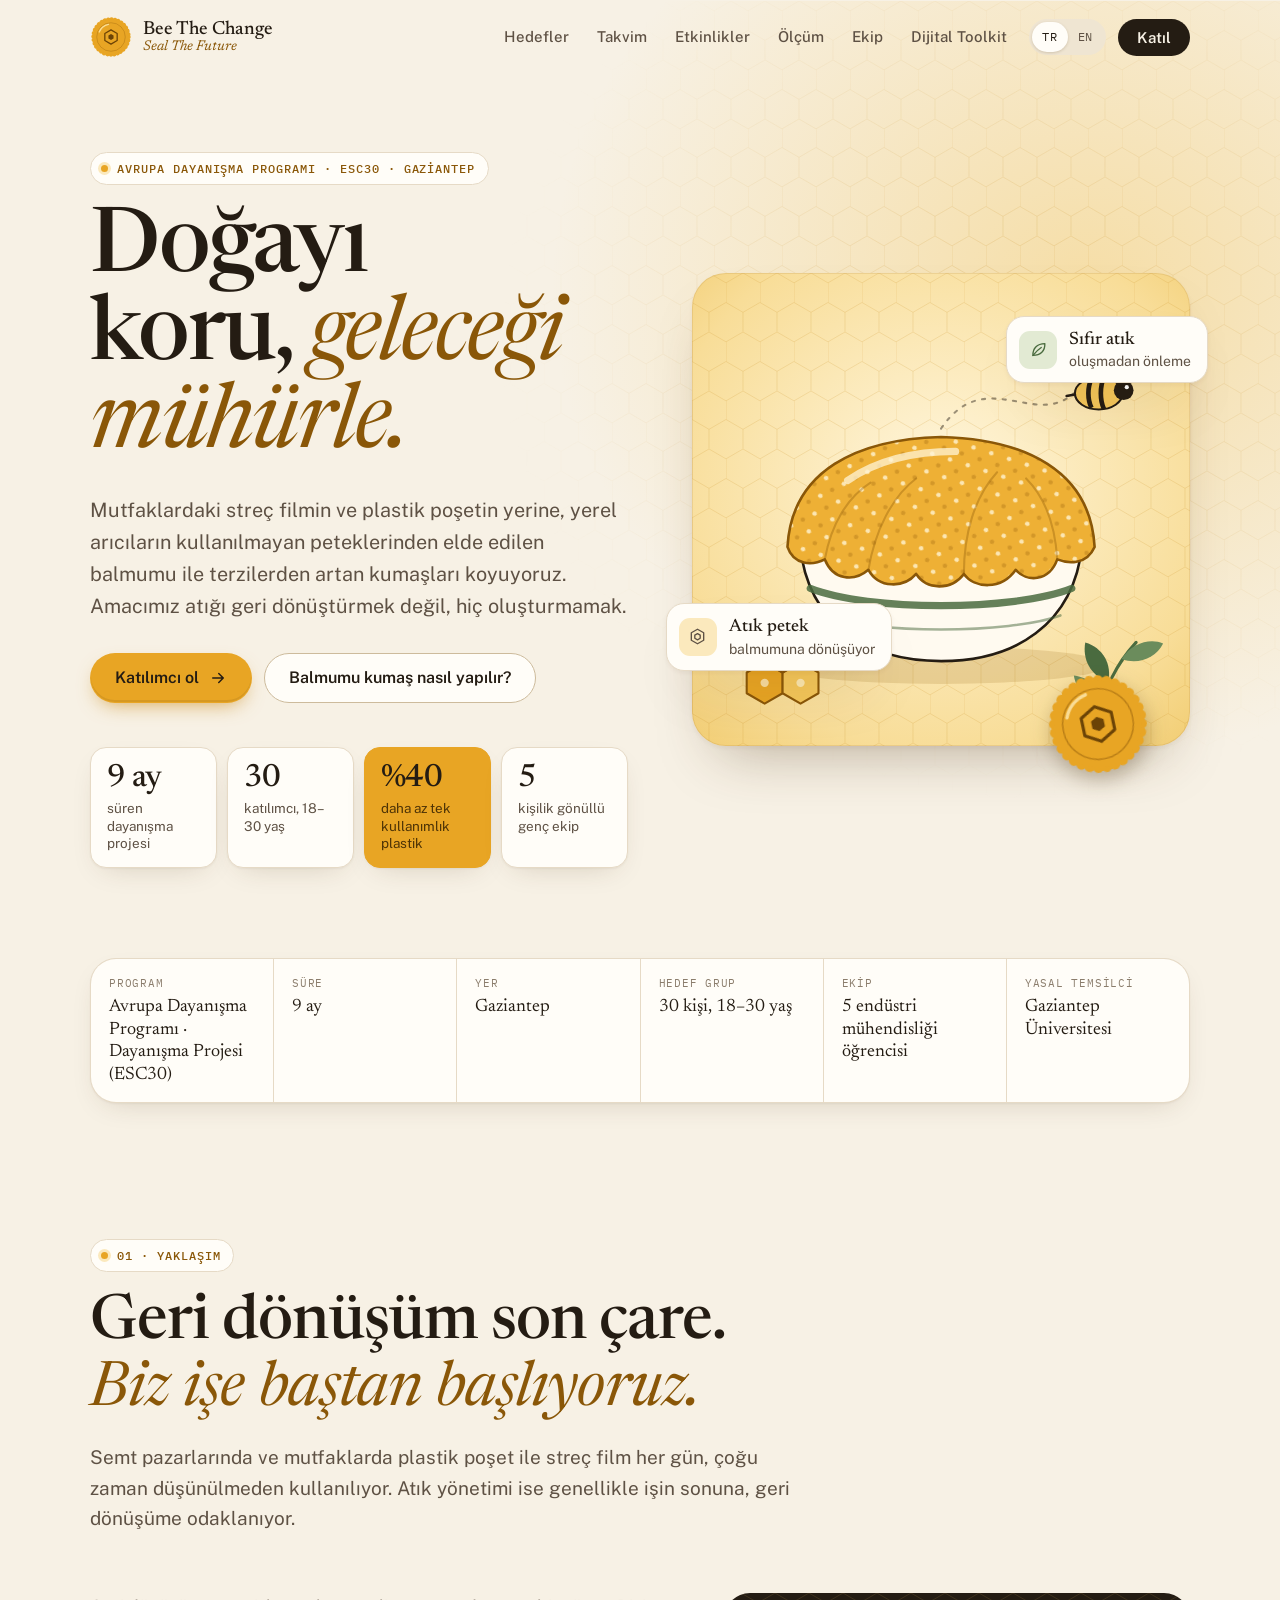
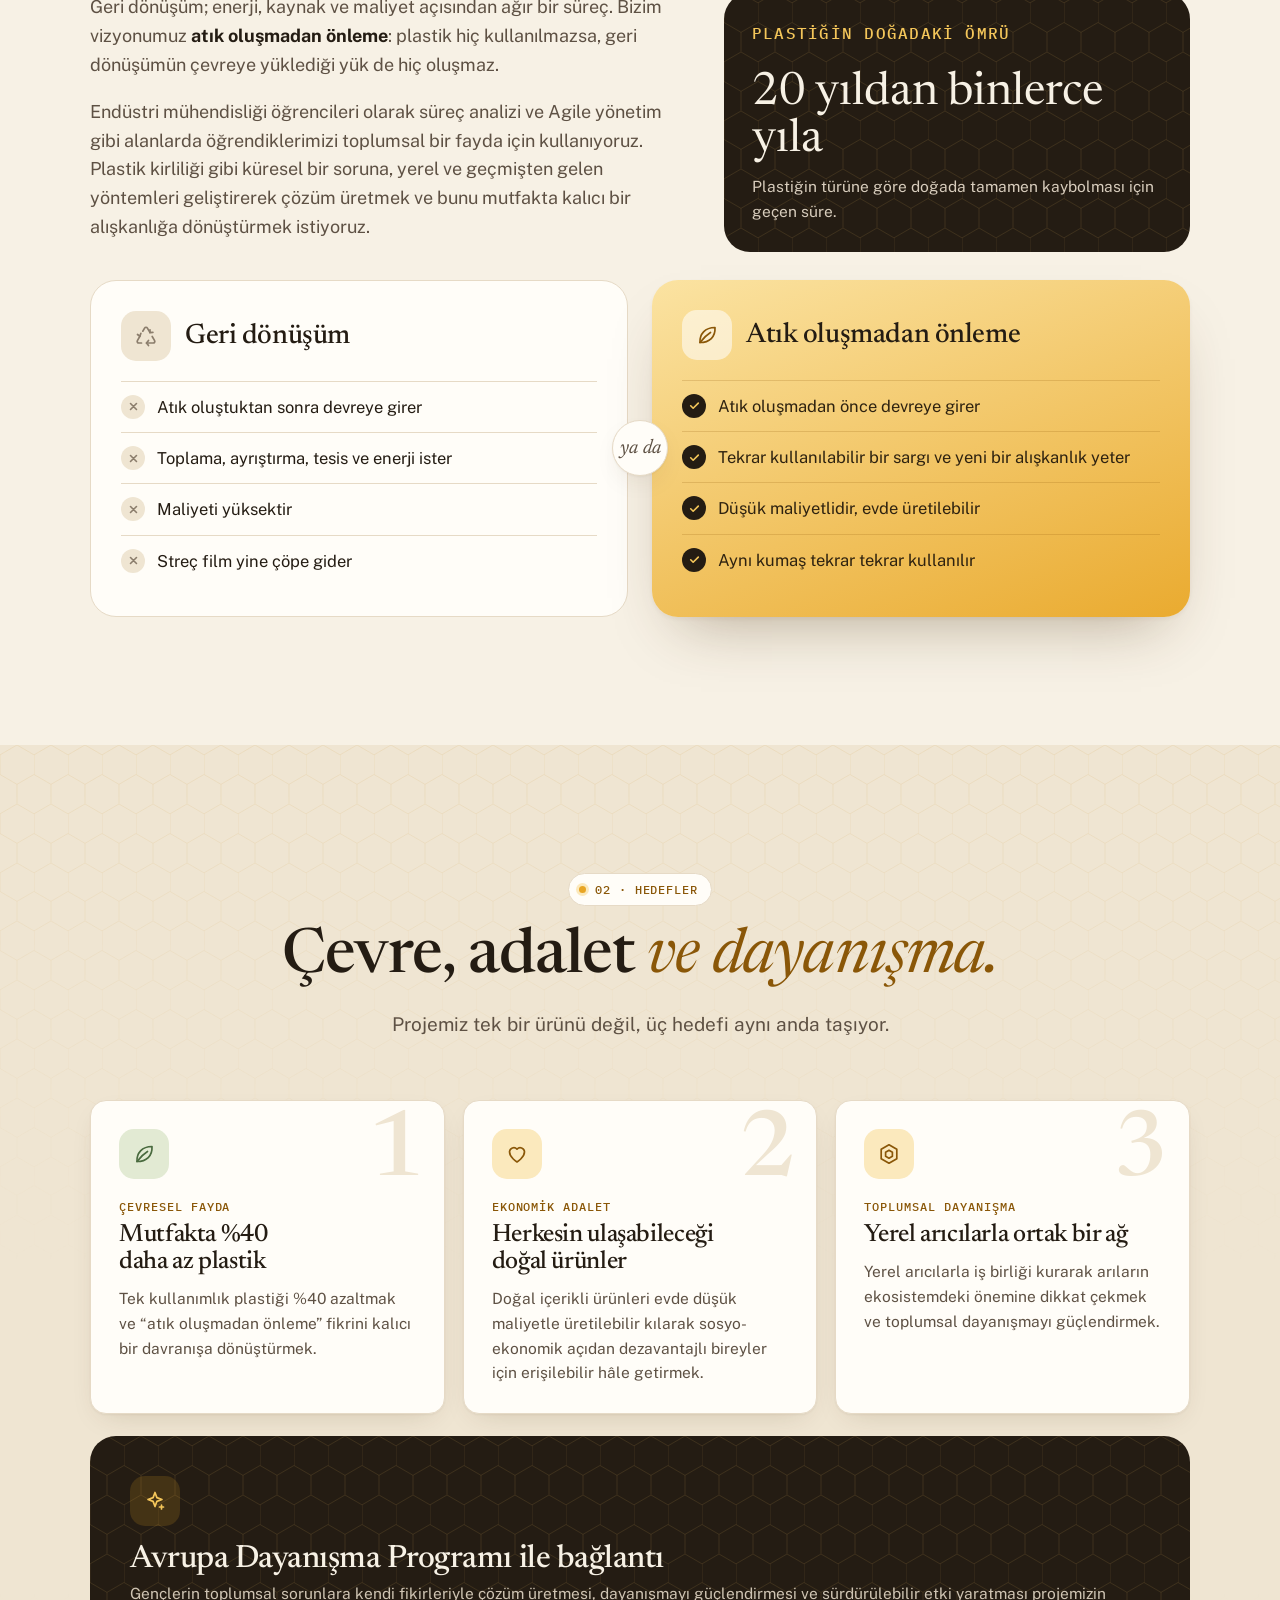
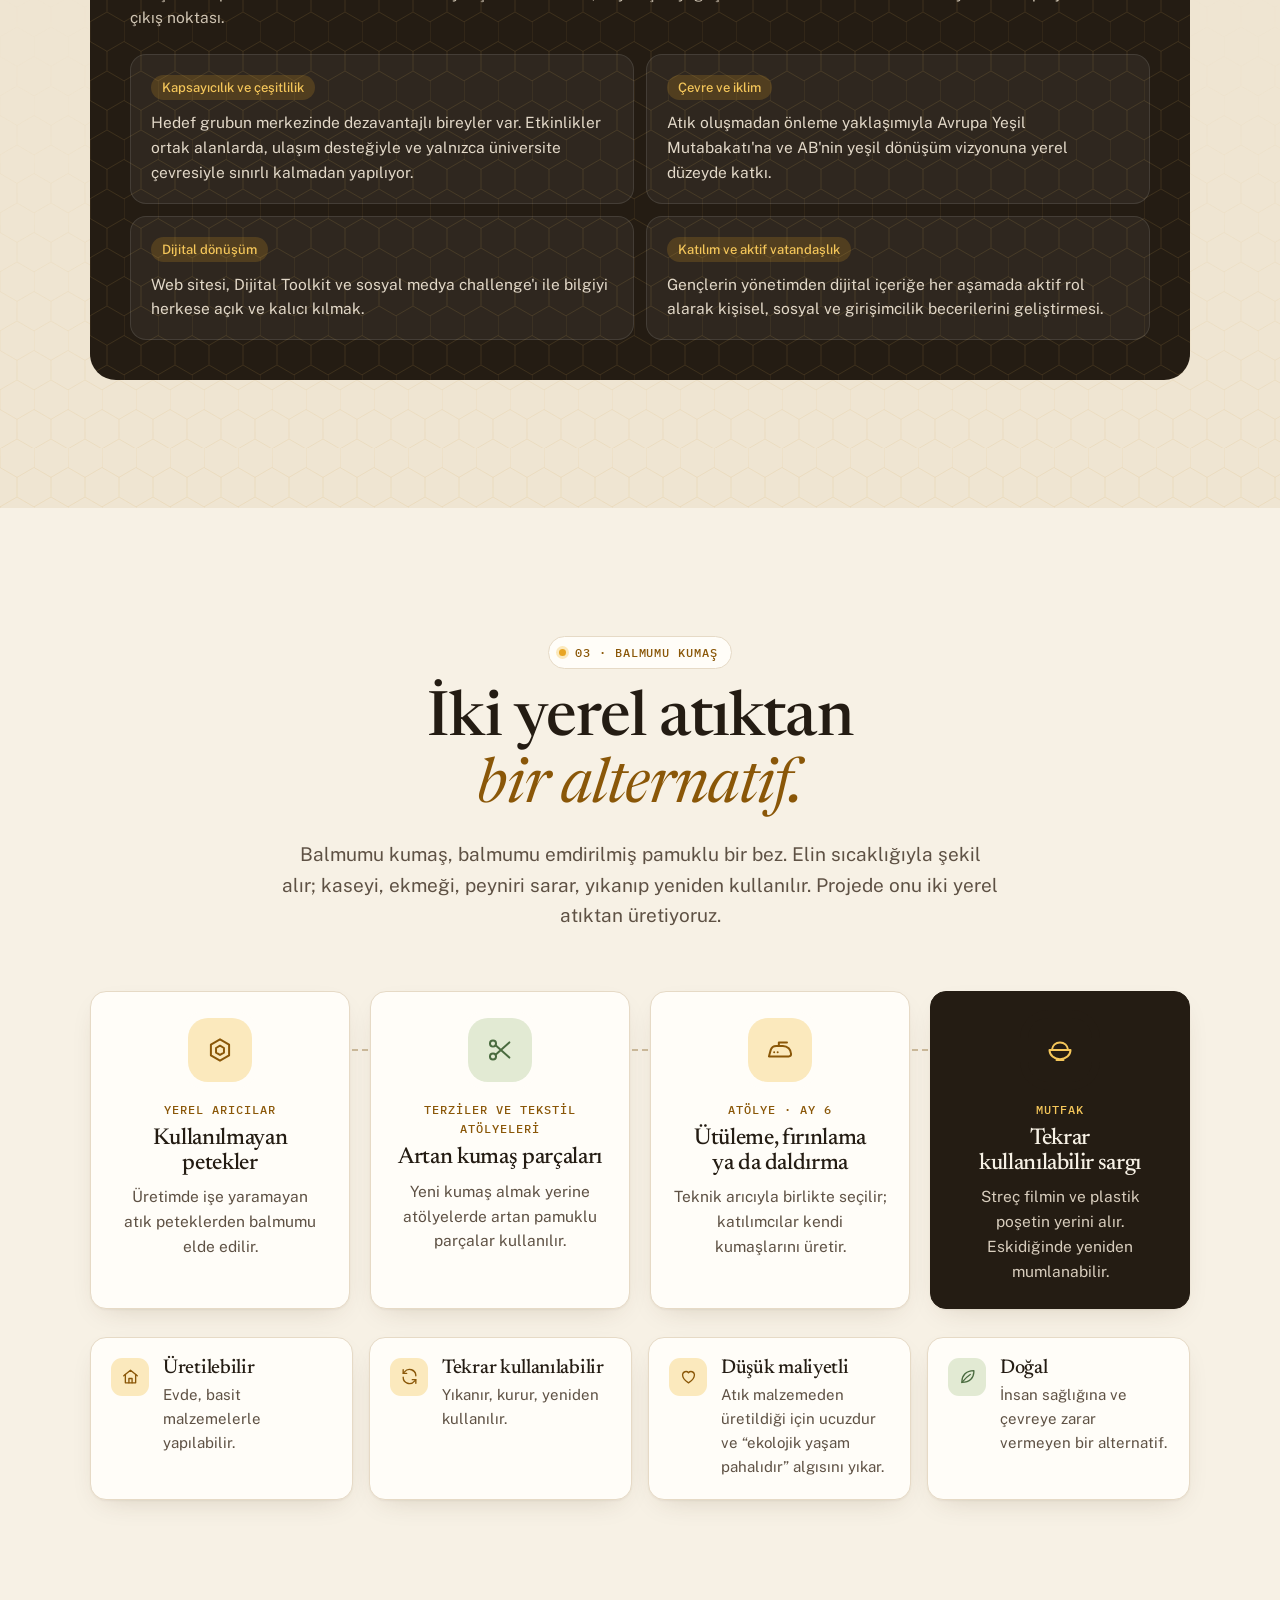
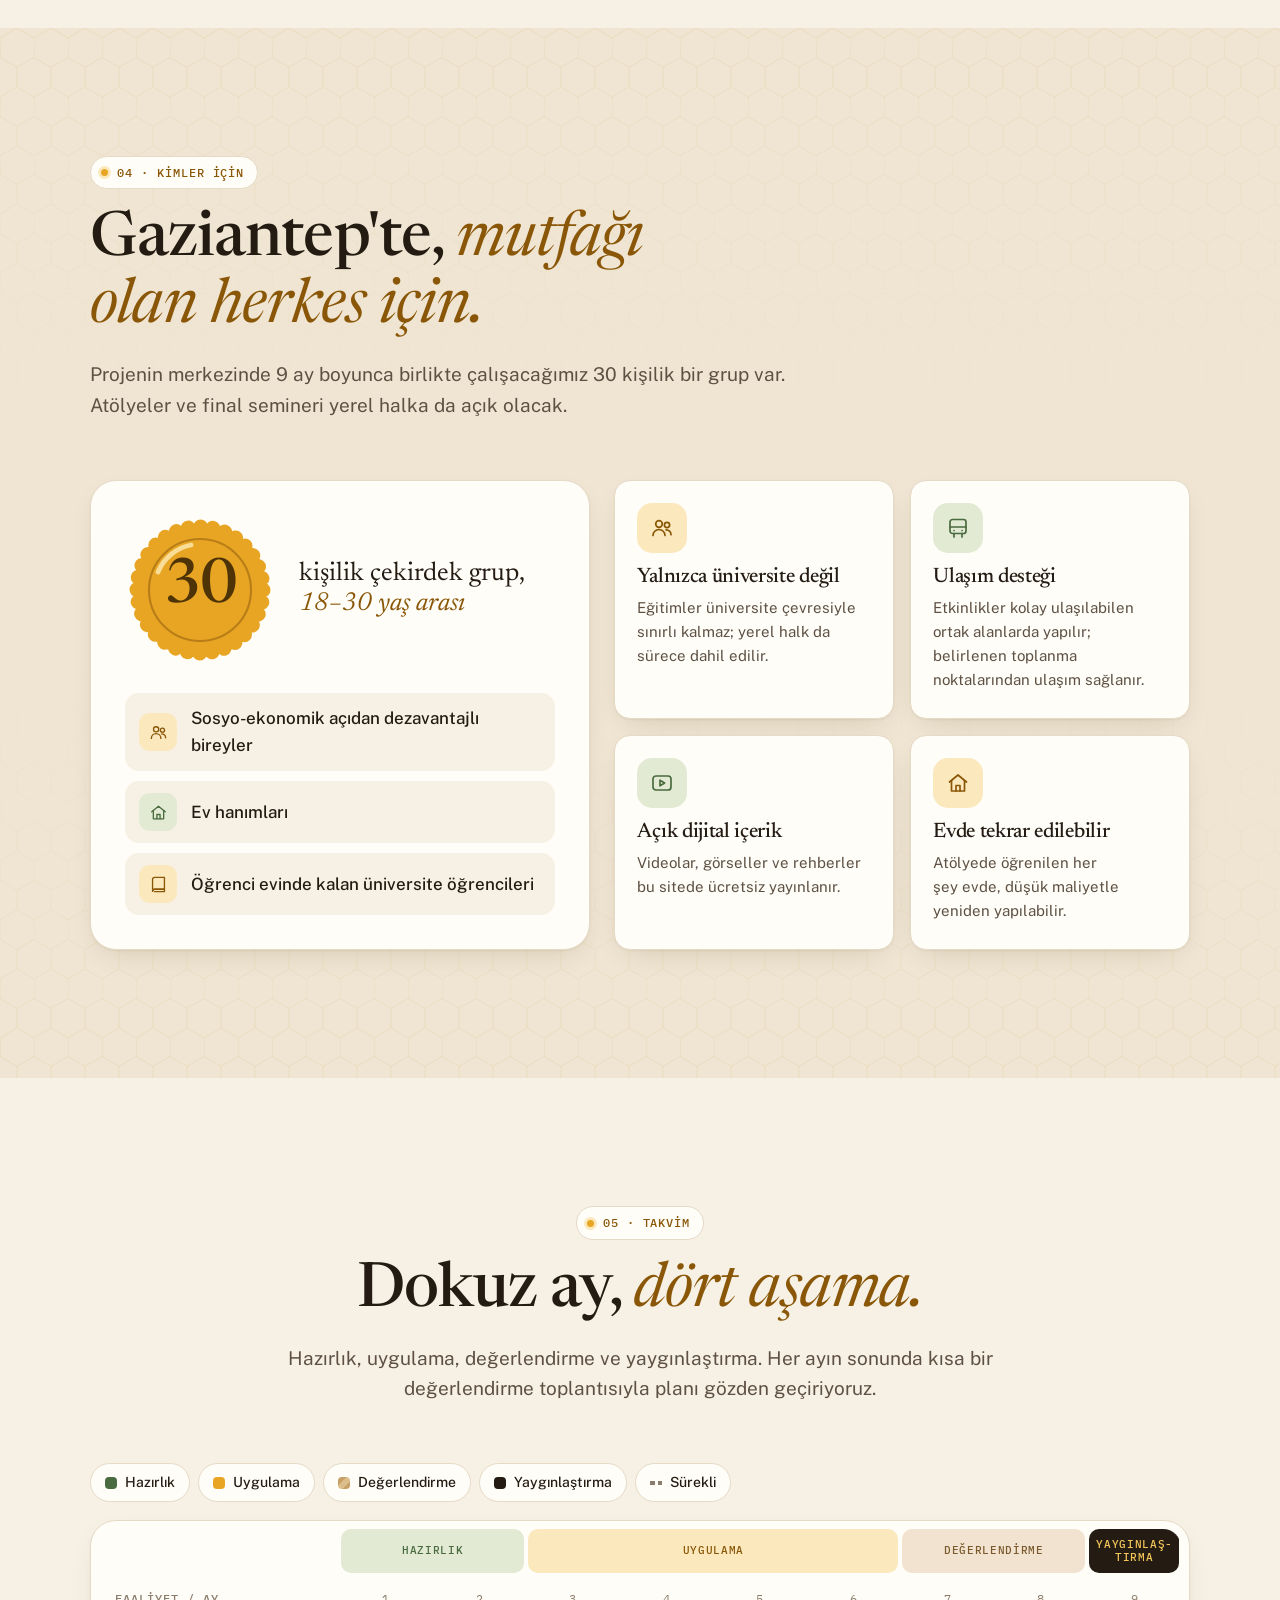
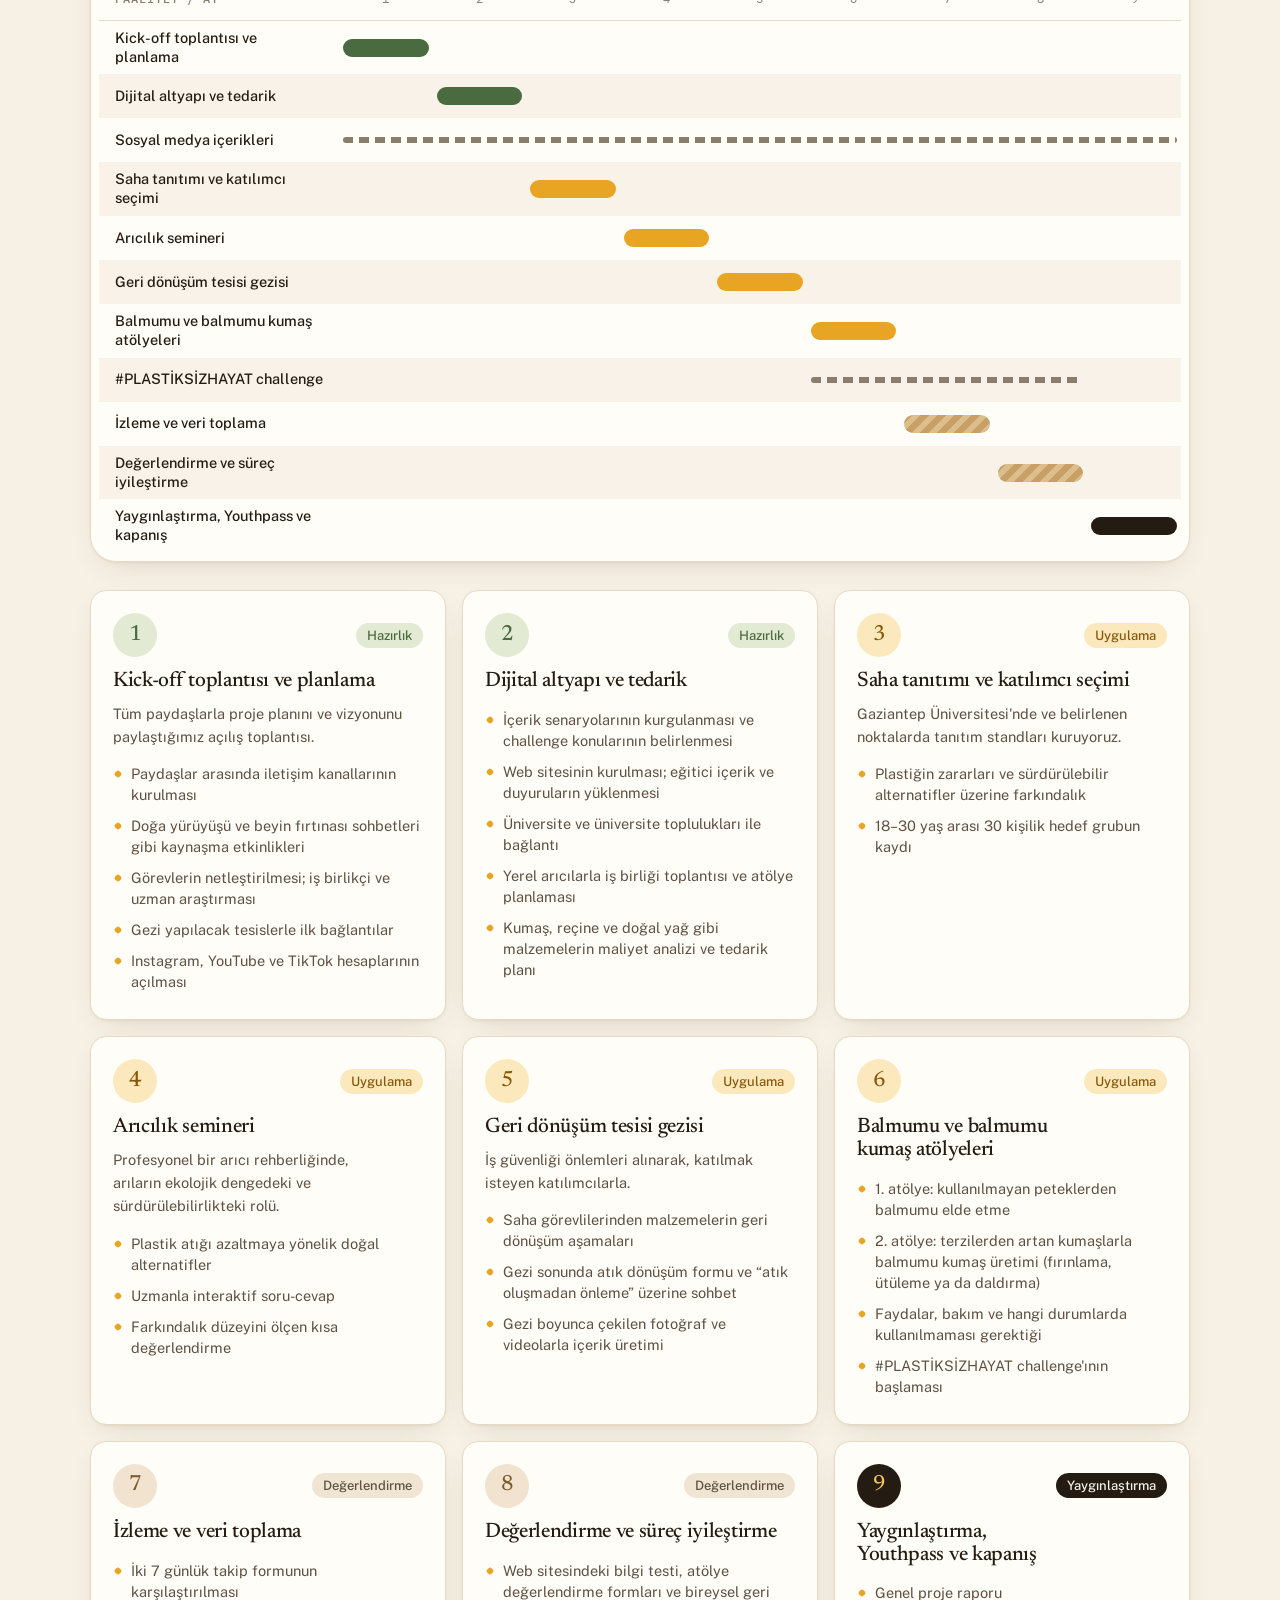
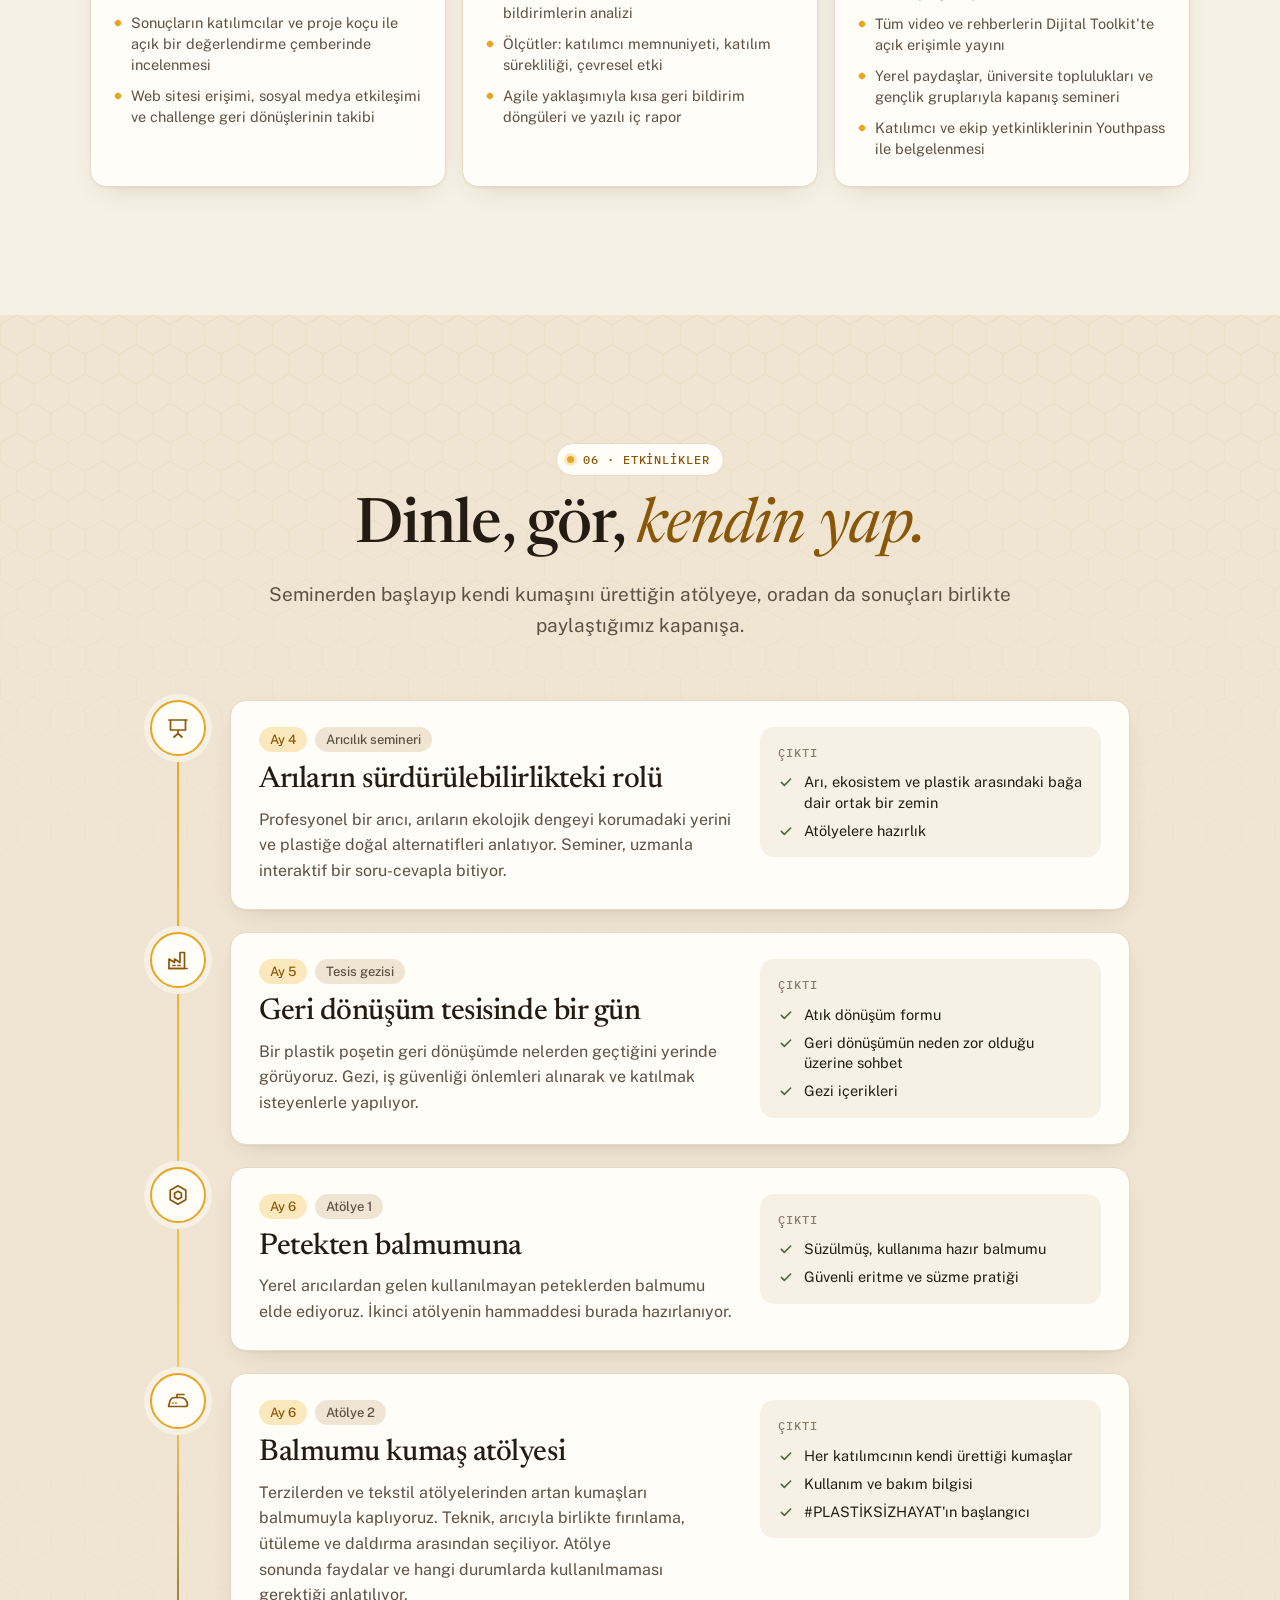
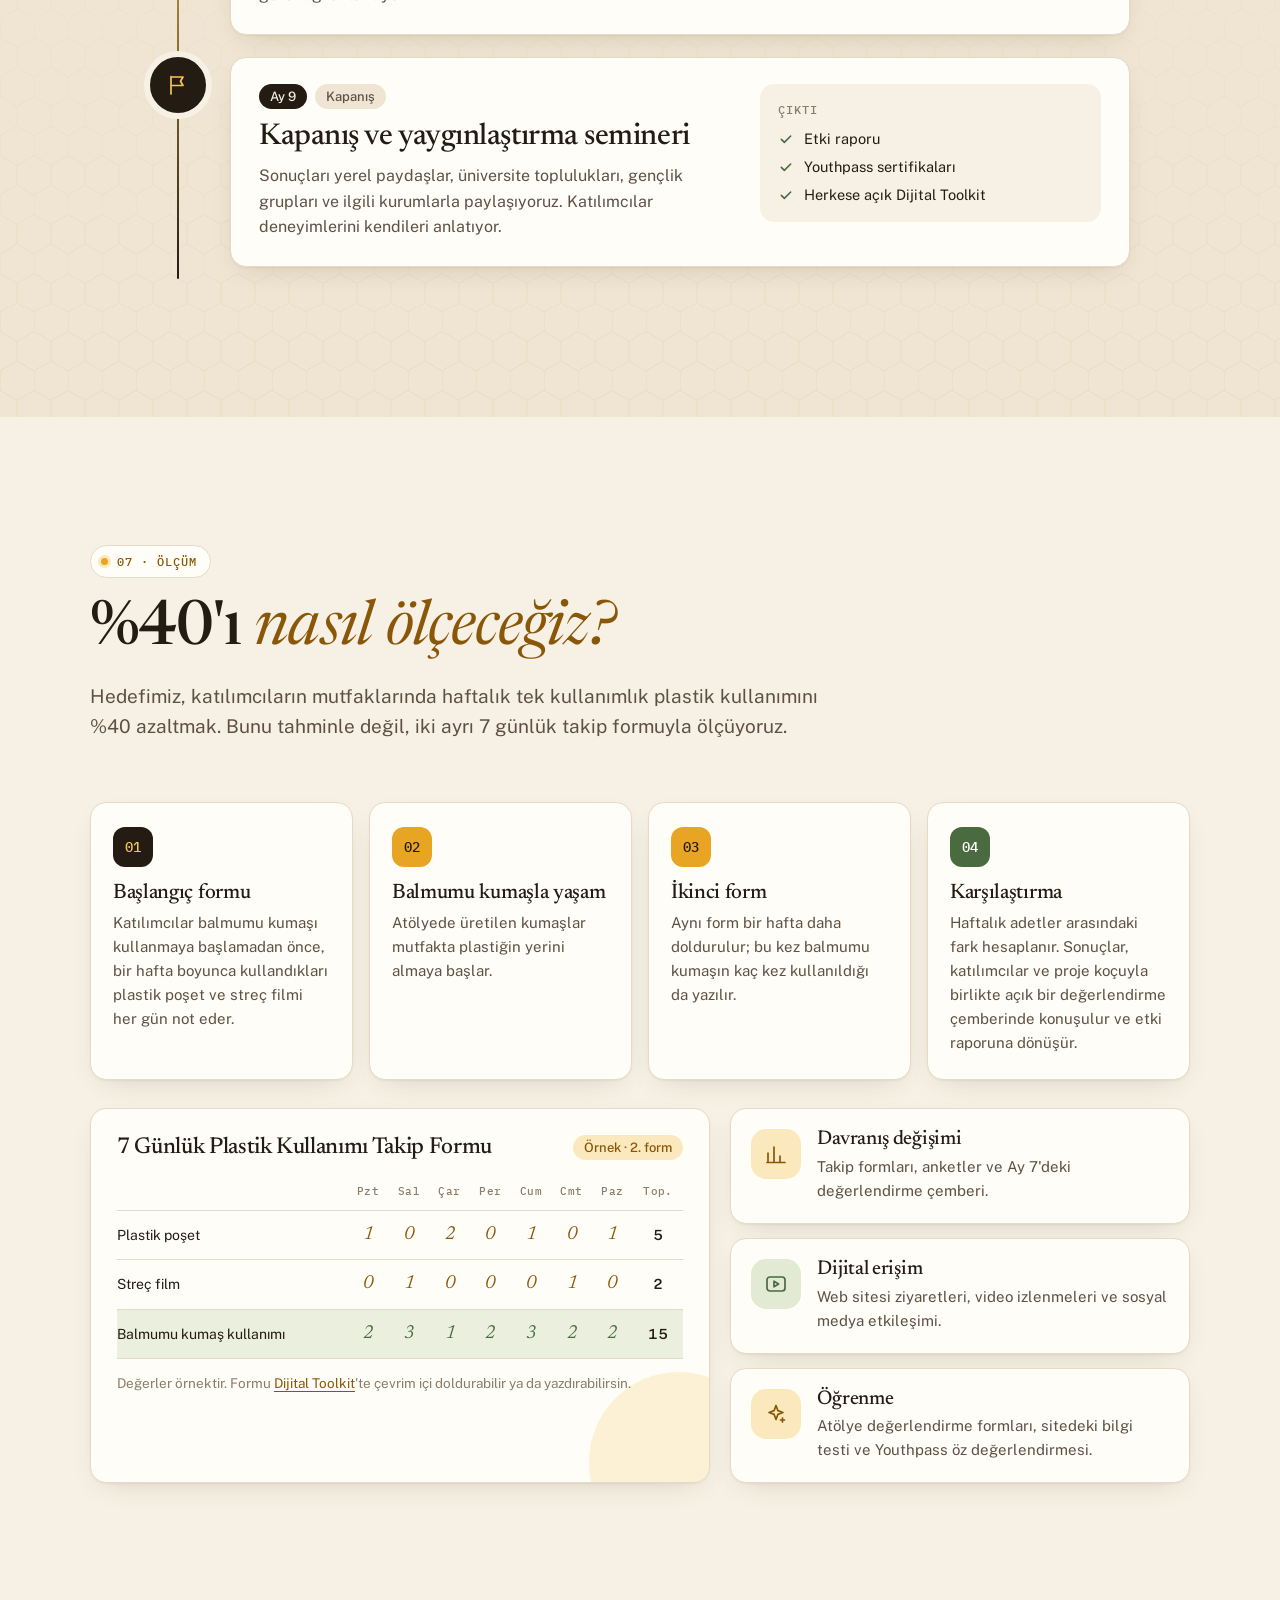
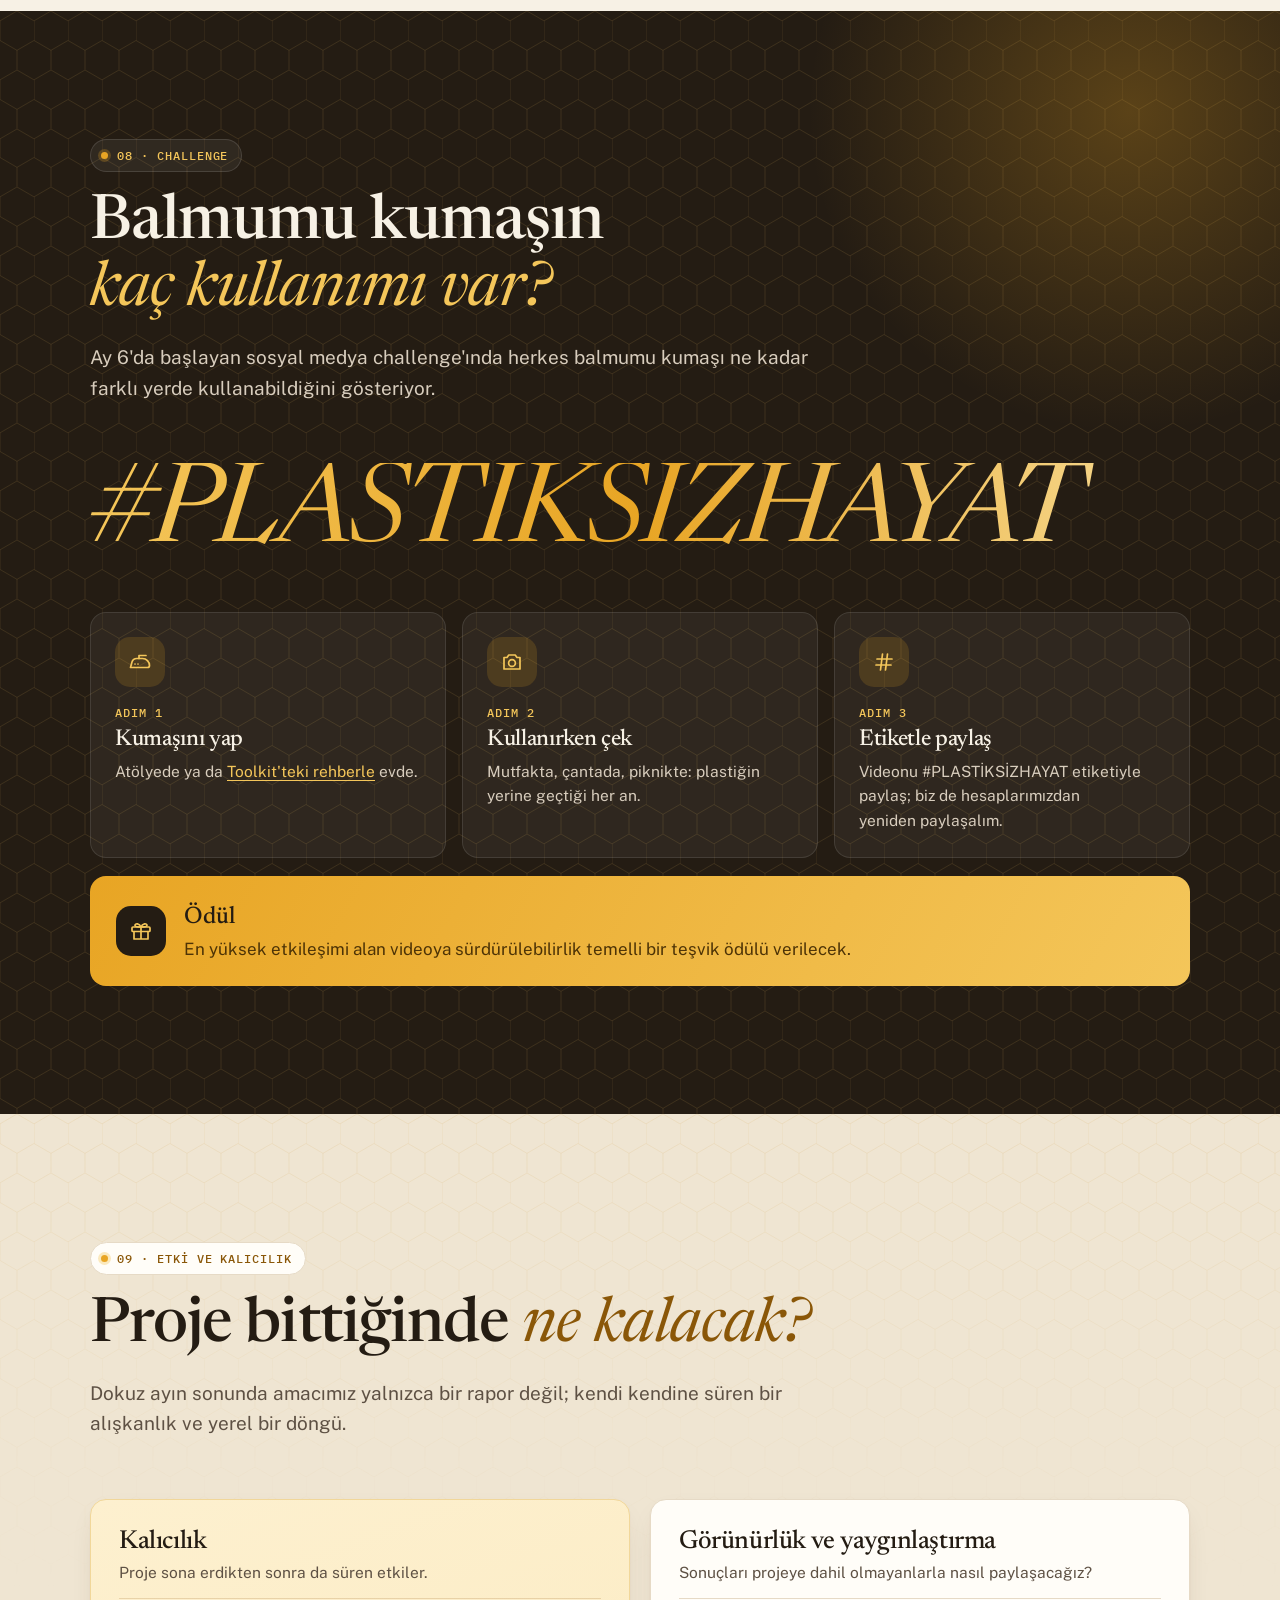
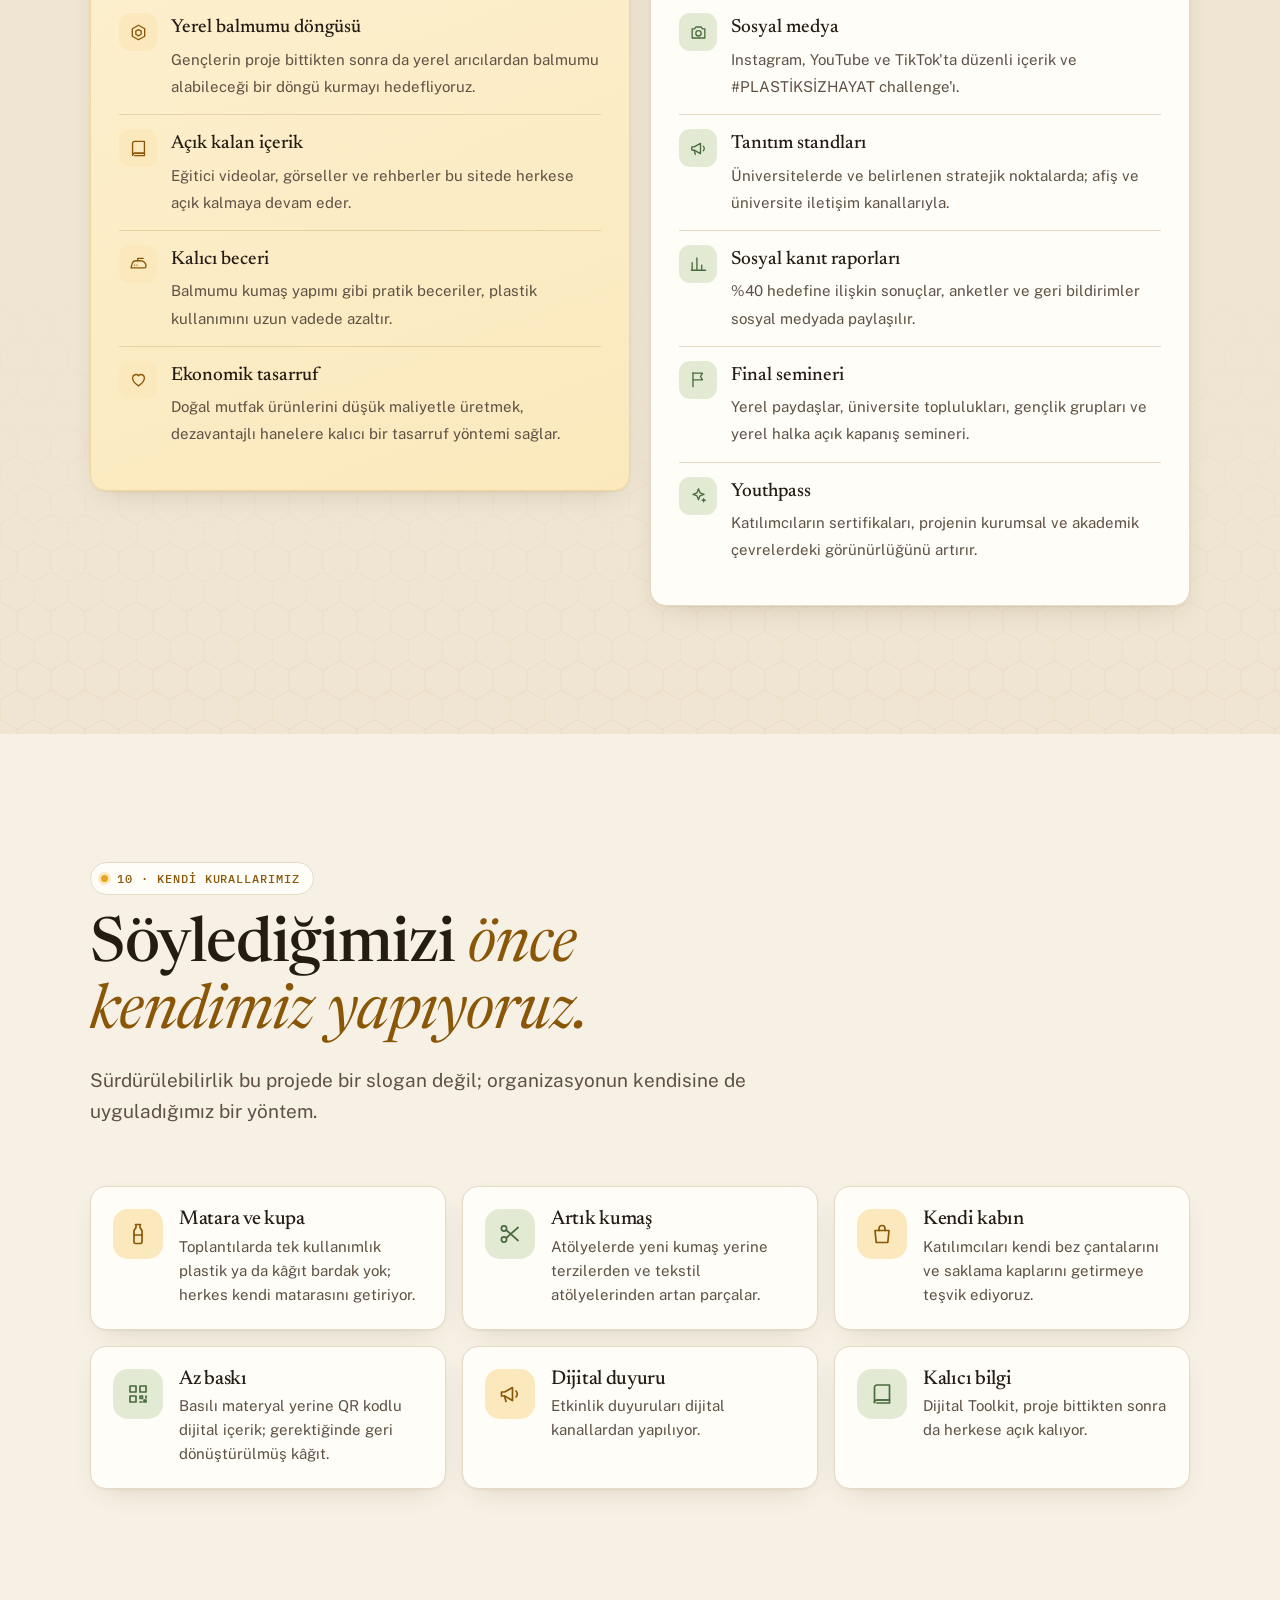
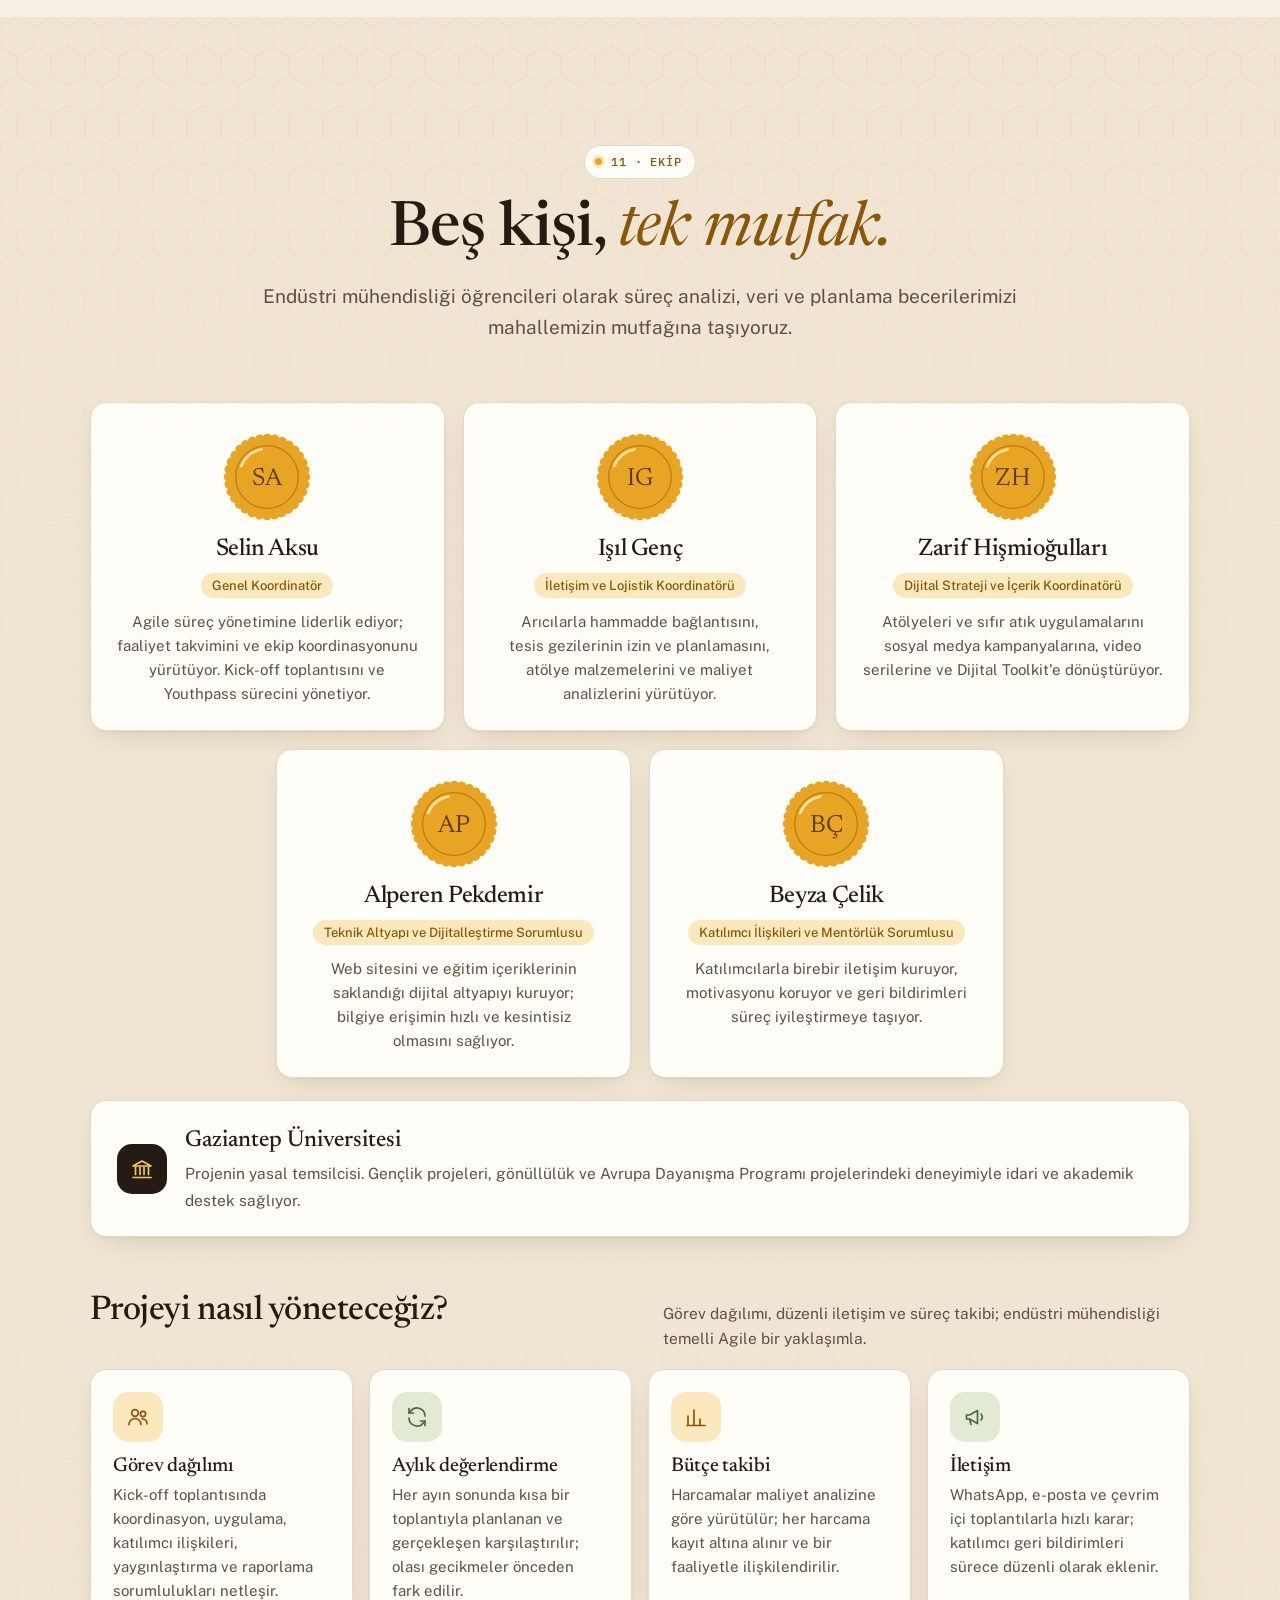
<file: index.html>
<!doctype html>
<html lang="tr">
<head>
  <meta charset="utf-8">
  <meta name="viewport" content="width=device-width, initial-scale=1">
  <title data-i18n="meta.title">Bee The Change, Seal The Future | ESC30</title>
  <meta name="description" data-i18n-attr="content:meta.desc" content="Gaziantep'te mutfaklardaki tek kullanımlık plastiği %40 azaltmayı hedefleyen, yerel arıcılar ve balmumu kumaş atölyeleriyle yürütülen 9 aylık Avrupa Dayanışma Programı projesi.">
  <meta property="og:title" content="Bee The Change, Seal The Future">
  <meta property="og:description" content="Plastiği geri dönüştürmek yerine hiç oluşturmamak: Gaziantep'te balmumu kumaş atölyeleri.">
  <meta property="og:type" content="website">
  <meta name="theme-color" content="#f7f1e5">
  <link rel="icon" href="favicon.svg" type="image/svg+xml">
  <link rel="preconnect" href="https://fonts.googleapis.com">
  <link rel="preconnect" href="https://fonts.gstatic.com" crossorigin>
  <link href="https://fonts.googleapis.com/css2?family=IBM+Plex+Mono:wght@400;500&family=Newsreader:ital,opsz,wght@0,6..72,400;0,6..72,500;1,6..72,400&family=Public+Sans:wght@400;500;600&display=swap" rel="stylesheet">
  <link rel="stylesheet" href="assets/css/style.css">
  <script>document.documentElement.classList.add("js")</script>
</head>
<body>
<svg width="0" height="0" style="position:absolute" aria-hidden="true">
  <defs>
    <symbol id="seal-base" viewBox="0 0 100 100">
      <circle cx="50" cy="50" r="42" fill="#e8a524" stroke="#e8a524" stroke-width="10" stroke-linecap="round" stroke-dasharray="0.01 8.24"/>
      <circle cx="50" cy="50" r="42" fill="#e8a524"/>
      <circle cx="50" cy="50" r="34" fill="none" stroke="#8a5708" stroke-width="1.4" opacity=".5"/>
      <path d="M22 38 A30 30 0 0 1 44 20" fill="none" stroke="#fbe3a2" stroke-width="3.2" stroke-linecap="round" opacity=".9"/>
    </symbol>
    <symbol id="seal" viewBox="0 0 100 100">
      <use href="#seal-base"/>
      <polygon points="50,33 64.7,41.5 64.7,58.5 50,67 35.3,58.5 35.3,41.5" fill="none" stroke="#6b4306" stroke-width="3" stroke-linejoin="round"/>
      <polygon points="50,43 56.1,46.5 56.1,53.5 50,57 43.9,53.5 43.9,46.5" fill="#6b4306"/>
    </symbol>
    <symbol id="i-comb" viewBox="0 0 24 24"><path d="M12 2.8l7.8 4.5v9.4L12 21.2l-7.8-4.5V7.3z"/><path d="M12 8.3l3.4 2v3.9L12 16.2l-3.4-2v-3.9z"/></symbol>
    <symbol id="i-scissors" viewBox="0 0 24 24"><circle cx="6" cy="6.5" r="2.6"/><circle cx="6" cy="17.5" r="2.6"/><path d="M8.2 8L20 18.5M8.2 16L20 5.5"/></symbol>
    <symbol id="i-iron" viewBox="0 0 24 24"><path d="M2.5 17.5h17a2 2 0 0 0 2-2c0-3.9-3.1-7-7-7H8.8a5 5 0 0 0-4.8 3.6z"/><path d="M11 8.5V5.5h7"/><path d="M7 14h.01M10 14h.01"/></symbol>
    <symbol id="i-bowl" viewBox="0 0 24 24"><path d="M3 12h18a9 8 0 0 1-18 0z"/><path d="M5 12c.5-4 3.4-6.5 7-6.5s6.5 2.5 7 6.5"/><path d="M9 20.5h6"/></symbol>
    <symbol id="i-recycle" viewBox="0 0 24 24"><path d="M7.5 19H4.8a1.6 1.6 0 0 1-1.4-2.4l2.5-4.3"/><path d="M12.5 19h6.7a1.6 1.6 0 0 0 1.4-2.4l-2.4-4.1"/><path d="M8.8 7.2l1.8-3.1a1.6 1.6 0 0 1 2.8 0l2.5 4.3"/><path d="M14.5 16.5L12.5 19l2 2.5M3.5 10.5l2.4 1.8 1-3M16 5.8l-.1 2.9 3-.3"/></symbol>
    <symbol id="i-leaf" viewBox="0 0 24 24"><path d="M5 19.5C4.5 11 10 4.5 20 4.5c.5 9.5-5.5 15-15 15z"/><path d="M5 19.5c3.5-4.5 6.5-7.5 10.5-10"/></symbol>
    <symbol id="i-loop" viewBox="0 0 24 24"><path d="M20 11a8 8 0 0 0-14.3-4.9L4 8"/><path d="M4 3.5V8h4.5"/><path d="M4 13a8 8 0 0 0 14.3 4.9L20 16"/><path d="M20 20.5V16h-4.5"/></symbol>
    <symbol id="i-heart" viewBox="0 0 24 24"><path d="M12 20s-7.5-4.6-7.5-10.2A4.3 4.3 0 0 1 12 7.2a4.3 4.3 0 0 1 7.5 2.6C19.5 15.4 12 20 12 20z"/></symbol>
    <symbol id="i-home" viewBox="0 0 24 24"><path d="M3.5 11L12 4l8.5 7"/><path d="M5.5 9.5V20h13V9.5"/><path d="M10 20v-5.5h4V20"/></symbol>
    <symbol id="i-users" viewBox="0 0 24 24"><circle cx="9" cy="8" r="3.3"/><path d="M3 19.5a6 6 0 0 1 12 0"/><circle cx="17" cy="9" r="2.6"/><path d="M16 13.8a4.8 4.8 0 0 1 5 5"/></symbol>
    <symbol id="i-book" viewBox="0 0 24 24"><path d="M4.5 5.5A2.5 2.5 0 0 1 7 3h12.5v15H7a2.5 2.5 0 0 0-2.5 2.5z"/><path d="M4.5 20.5A2.5 2.5 0 0 1 7 18h12.5v3H7"/></symbol>
    <symbol id="i-bus" viewBox="0 0 24 24"><rect x="4" y="3.5" width="16" height="14" rx="2.5"/><path d="M4 11h16M8 21v-3.5M16 21v-3.5M8 14.5h.01M16 14.5h.01"/></symbol>
    <symbol id="i-play" viewBox="0 0 24 24"><rect x="3" y="5" width="18" height="14" rx="3"/><path d="M10 9.2v5.6l4.6-2.8z"/></symbol>
    <symbol id="i-camera" viewBox="0 0 24 24"><path d="M4 7.5h3l1.8-2.5h6.4L17 7.5h3v11.5H4z"/><circle cx="12" cy="13" r="3.4"/></symbol>
    <symbol id="i-hash" viewBox="0 0 24 24"><path d="M5 9h15M4 15h15M10.5 4l-2 16M15.5 4l-2 16"/></symbol>
    <symbol id="i-gift" viewBox="0 0 24 24"><rect x="3" y="8" width="18" height="4.5" rx="1"/><path d="M5 12.5V20h14v-7.5M12 8v12"/><path d="M12 8c-1.5-3.8-6-4-6-1.5C6 8 9 8 12 8zM12 8c1.5-3.8 6-4 6-1.5C18 8 15 8 12 8z"/></symbol>
    <symbol id="i-check" viewBox="0 0 24 24"><path d="M5 12.5l4.5 4.5L19 7.5"/></symbol>
    <symbol id="i-x" viewBox="0 0 24 24"><path d="M6.5 6.5l11 11M17.5 6.5l-11 11"/></symbol>
    <symbol id="i-chart" viewBox="0 0 24 24"><path d="M4 20V11M10 20V5M16 20v-6M3 20.5h18"/></symbol>
    <symbol id="i-spark" viewBox="0 0 24 24"><path d="M12 3.5l1.9 5.1 5.1 1.9-5.1 1.9L12 17.5l-1.9-5.1L5 10.5l5.1-1.9z"/><path d="M18.5 16v4M16.5 18h4"/></symbol>
    <symbol id="i-seminar" viewBox="0 0 24 24"><path d="M3 4h18M4.5 4v10h15V4M12 14v3.5M8 21l4-3.5 4 3.5"/></symbol>
    <symbol id="i-factory" viewBox="0 0 24 24"><path d="M3 20.5V11l5.5 3.5V11l5.5 3.5V4.5h4.5v16z"/><path d="M3 20.5h18M7 17.5h2M12 17.5h2"/></symbol>
    <symbol id="i-flag" viewBox="0 0 24 24"><path d="M5 21V3.5M5 4h12l-2.5 4.2L17 12.5H5"/></symbol>
    <symbol id="i-bottle" viewBox="0 0 24 24"><path d="M9.5 2.5h5M10 2.5v3L8 8.5V20a1.5 1.5 0 0 0 1.5 1.5h5A1.5 1.5 0 0 0 16 20V8.5l-2-3v-3"/><path d="M8 13h8"/></symbol>
    <symbol id="i-bag" viewBox="0 0 24 24"><path d="M5 8.5h14l-1.2 12H6.2z"/><path d="M9 8.5V6.5a3 3 0 0 1 6 0v2"/></symbol>
    <symbol id="i-qr" viewBox="0 0 24 24"><path d="M4 4h6v6H4zM14 4h6v6h-6zM4 14h6v6H4z"/><path d="M14 14h2.5v2.5H14zM18 18h2v2h-2zM14 20h2M20 14v2"/></symbol>
    <symbol id="i-megaphone" viewBox="0 0 24 24"><path d="M3.5 10v4h3l8 4.5v-13l-8 4.5z"/><path d="M18 9a4.2 4.2 0 0 1 0 6M6.5 14l1.5 5.5"/></symbol>
    <symbol id="i-uni" viewBox="0 0 24 24"><path d="M3 9l9-5 9 5z"/><path d="M5.5 10v7.5M10 10v7.5M14 10v7.5M18.5 10v7.5M3 20.5h18"/></symbol>
    <symbol id="i-arrow" viewBox="0 0 24 24"><path d="M5 12h14M13 6l6 6-6 6"/></symbol>
    <symbol id="i-form" viewBox="0 0 24 24"><path d="M8.5 3.5h7v3h-7z"/><path d="M8.5 5H5.5v16h13V5h-3"/><path d="M8.5 11.5h7M8.5 15h7M8.5 18h4"/></symbol>
    <symbol id="i-alert" viewBox="0 0 24 24"><path d="M12 3.5L21.5 20h-19z"/><path d="M12 10v4.5M12 17.2v.3"/></symbol>
    <symbol id="i-ban" viewBox="0 0 24 24"><circle cx="12" cy="12" r="8.5"/><path d="M6 6l12 12"/></symbol>
    <symbol id="i-drop" viewBox="0 0 24 24"><path d="M12 3.5s6.5 7 6.5 11a6.5 6.5 0 0 1-13 0c0-4 6.5-11 6.5-11z"/></symbol>
    <symbol id="i-ruler" viewBox="0 0 24 24"><path d="M3.5 16.5L16.5 3.5l4 4-13 13z"/><path d="M8 12l2 2M11 9l2 2M14 6l2 2"/></symbol>
  </defs>
</svg>

<a class="skip" href="#main" data-i18n="nav.skip">İçeriğe geç</a>

<header class="site-header">
  <div class="wrap">
    <a class="brand" href="./" aria-label="Bee The Change, Seal The Future">
      <svg aria-hidden="true"><use href="#seal"/></svg>
      <span class="brand-name">Bee The Change<small>Seal The Future</small></span>
    </a>
    <button class="menu-btn" type="button" aria-expanded="false" aria-controls="nav" data-i18n="nav.menu">Menü</button>
    <nav class="nav" id="nav" aria-label="Ana menü">
      <a href="#hedefler" data-i18n="nav.goals">Hedefler</a>
      <a href="#takvim" data-i18n="nav.timeline">Takvim</a>
      <a href="#etkinlikler" data-i18n="nav.events">Etkinlikler</a>
      <a href="#olcum" data-i18n="nav.measure">Ölçüm</a>
      <a href="#ekip" data-i18n="nav.team">Ekip</a>
      <a href="toolkit.html" data-i18n="nav.toolkit">Dijital Toolkit</a>
      <div class="lang" role="group" aria-label="Dil / Language">
        <button type="button" data-lang="tr" aria-pressed="true">TR</button>
        <button type="button" data-lang="en" aria-pressed="false">EN</button>
      </div>
      <a class="btn btn-ink" href="#katil" data-i18n="nav.join">Katıl</a>
    </nav>
  </div>
</header>

<main id="main">

  <!-- HERO -->
  <section class="hero">
    <div class="wrap">
      <div>
        <span class="eyebrow" data-i18n="hero.kicker">Avrupa Dayanışma Programı · ESC30 · Gaziantep</span>
        <h1 data-i18n-html="hero.title">Doğayı koru, <em>geleceği mühürle.</em></h1>
        <p class="lede" data-i18n="hero.lede">Mutfaklardaki streç filmin ve plastik poşetin yerine, yerel arıcıların kullanılmayan peteklerinden elde edilen balmumu ile terzilerden artan kumaşları koyuyoruz. Amacımız atığı geri dönüştürmek değil, hiç oluşturmamak.</p>
        <div class="actions">
          <a class="btn btn-wax" href="#katil"><span data-i18n="hero.cta1">Katılımcı ol</span><svg class="ic" aria-hidden="true"><use href="#i-arrow"/></svg></a>
          <a class="btn btn-line" href="toolkit.html#balmumu-kumas" data-i18n="hero.cta2">Balmumu kumaş nasıl yapılır?</a>
        </div>
        <div class="stats">
          <div class="stat"><b data-i18n="hero.st1b">9 ay</b><span data-i18n="hero.st1">süren dayanışma projesi</span></div>
          <div class="stat"><b>30</b><span data-i18n="hero.st2">katılımcı, 18–30 yaş</span></div>
          <div class="stat"><b>%40</b><span data-i18n="hero.st3">daha az tek kullanımlık plastik</span></div>
          <div class="stat"><b>5</b><span data-i18n="hero.st4">kişilik gönüllü genç ekip</span></div>
        </div>
      </div>

      <div class="hero-art">
        <div class="art-panel">
          <svg class="scene" viewBox="0 0 480 456" role="img" aria-label="Balmumu kumaşla kapatılmış bir kase, petekler ve bir arı">
            <defs>
              <pattern id="wrapdots" width="18" height="18" patternUnits="userSpaceOnUse" patternTransform="rotate(18)">
                <rect width="18" height="18" fill="#eeb035"/>
                <circle cx="4" cy="4" r="2.2" fill="#fff4d2" opacity=".8"/>
                <circle cx="13" cy="13" r="2.2" fill="#8a5708" opacity=".28"/>
              </pattern>
            </defs>
            <ellipse cx="240" cy="378" rx="160" ry="18" fill="#8a5708" opacity=".16"/>
            <path d="M104 262 C112 340 170 374 240 374 C310 374 368 340 376 262 Z" fill="#fffaf0" stroke="#241c13" stroke-width="2.5"/>
            <path d="M114 304 C170 326 310 326 366 304" fill="none" stroke="#4a6b3f" stroke-width="7" stroke-linecap="round" opacity=".85"/>
            <path d="M125 330 C175 348 305 348 355 330" fill="none" stroke="#4a6b3f" stroke-width="2.5" stroke-linecap="round" opacity=".5"/>
            <path d="M92 264 C96 190 160 160 240 158 C320 160 384 190 388 264 C380 282 362 280 352 276 C344 298 322 298 312 286 C298 306 272 304 262 290 C250 306 226 306 216 290 C204 304 180 304 170 286 C156 298 136 296 128 276 C116 282 98 282 92 264 Z" fill="url(#wrapdots)" stroke="#8a5708" stroke-width="2.5" stroke-linejoin="round"/>
            <path d="M170 286 C176 250 192 216 216 198 M262 290 C262 252 272 216 294 192 M128 276 C134 242 150 216 172 202 M352 276 C350 244 340 216 322 198" fill="none" stroke="#8a5708" stroke-width="2" stroke-linecap="round" opacity=".35"/>
            <path d="M150 200 C182 178 222 172 254 172" fill="none" stroke="#fff5d6" stroke-width="7" stroke-linecap="round" opacity=".75"/>
            <g stroke="#8a5708" stroke-width="2" stroke-linejoin="round">
              <polygon points="70,375 87.3,385 87.3,405 70,415 52.7,405 52.7,385" fill="#e8a524"/>
              <polygon points="104.6,375 121.9,385 121.9,405 104.6,415 87.3,405 87.3,385" fill="#f4c65a"/>
              <polygon points="87.3,345 104.6,355 104.6,375 87.3,385 70,375 70,355" fill="#eeb035"/>
            </g>
            <g fill="#fff4d2" opacity=".7"><circle cx="70" cy="395" r="4"/><circle cx="104.6" cy="395" r="4"/><circle cx="87.3" cy="365" r="4"/></g>
            <path d="M392 428 C398 400 408 378 428 356" fill="none" stroke="#4a6b3f" stroke-width="3" stroke-linecap="round"/>
            <path d="M401 394 C384 388 376 372 379 356 C396 361 405 377 401 394 Z" fill="#4a6b3f"/>
            <path d="M414 372 C424 356 442 352 454 357 C447 371 430 378 414 372 Z" fill="#6b8c5c"/>
            <path d="M398 416 C382 414 370 402 368 388 C384 390 396 402 398 416 Z" fill="#6b8c5c"/>
            <path d="M240 150 C282 88 330 150 368 116" fill="none" stroke="#241c13" stroke-width="2" stroke-dasharray="3 7" stroke-linecap="round" opacity=".45"/>
            <g class="bee">
              <ellipse cx="384" cy="95" rx="12" ry="19" transform="rotate(-22 384 95)" fill="#ffffff" fill-opacity=".85" stroke="#241c13" stroke-width="1.6"/>
              <ellipse cx="399" cy="93" rx="11" ry="17" transform="rotate(20 399 93)" fill="#ffffff" fill-opacity=".85" stroke="#241c13" stroke-width="1.6"/>
              <ellipse cx="392" cy="116" rx="23" ry="15.5" fill="#f4c65a" stroke="#241c13" stroke-width="2"/>
              <path d="M385 102 C381 110 381 122 385 130 M397 101 C393 109 393 123 397 131" stroke="#241c13" stroke-width="4.5" fill="none"/>
              <circle cx="416" cy="113" r="9.5" fill="#241c13"/>
              <circle cx="419" cy="110" r="2" fill="#fff"/>
              <path d="M369 117 l-8 1.5" stroke="#241c13" stroke-width="2.4" stroke-linecap="round"/>
              <path d="M420 104 C424 96 428 94 432 94 M416 104 C418 95 420 92 423 90" stroke="#241c13" stroke-width="1.6" fill="none" stroke-linecap="round"/>
            </g>
          </svg>
        </div>
        <div class="float f1">
          <span class="ib sm"><svg class="ic"><use href="#i-comb"/></svg></span>
          <div><b data-i18n="hero.f1b">Atık petek</b><span data-i18n="hero.f1s">balmumuna dönüşüyor</span></div>
        </div>
        <div class="float f2">
          <span class="ib sm leaf"><svg class="ic"><use href="#i-leaf"/></svg></span>
          <div><b data-i18n="hero.f2b">Sıfır atık</b><span data-i18n="hero.f2s">oluşmadan önleme</span></div>
        </div>
        <svg class="seal" aria-hidden="true"><use href="#seal"/></svg>
      </div>
    </div>
  </section>

  <!-- KÜNYE -->
  <section class="kn" aria-label="Proje künyesi">
    <div class="wrap">
      <dl class="kn-grid reveal">
        <div><dt data-i18n="kn.prog">Program</dt><dd data-i18n="kn.progV">Avrupa Dayanışma Programı · Dayanışma Projesi (ESC30)</dd></div>
        <div><dt data-i18n="kunye.dur">Süre</dt><dd data-i18n="kn.durV">9 ay</dd></div>
        <div><dt data-i18n="kunye.place">Yer</dt><dd>Gaziantep</dd></div>
        <div><dt data-i18n="kn.target">Hedef grup</dt><dd data-i18n="kn.targetV">30 kişi, 18–30 yaş</dd></div>
        <div><dt data-i18n="kn.team">Ekip</dt><dd data-i18n="kn.teamV">5 endüstri mühendisliği öğrencisi</dd></div>
        <div><dt data-i18n="kunye.host">Yasal temsilci</dt><dd data-i18n="kunye.hostV">Gaziantep Üniversitesi</dd></div>
      </dl>
    </div>
  </section>

  <!-- 01 YAKLAŞIM -->
  <section class="section" id="yaklasim">
    <div class="wrap">
      <div class="head reveal">
        <span class="eyebrow" data-i18n="s1.label">01 · Yaklaşım</span>
        <h2 data-i18n-html="s1.title">Geri dönüşüm son çare. <em>Biz işe baştan başlıyoruz.</em></h2>
        <p class="intro" data-i18n="s1.intro">Semt pazarlarında ve mutfaklarda plastik poşet ile streç film her gün, çoğu zaman düşünülmeden kullanılıyor. Atık yönetimi ise genellikle işin sonuna, geri dönüşüme odaklanıyor.</p>
      </div>

      <div class="approach-top">
        <div class="prose reveal">
          <p data-i18n-html="s1.p1">Geri dönüşüm; enerji, kaynak ve maliyet açısından ağır bir süreç. Bizim vizyonumuz <strong>atık oluşmadan önleme</strong>: plastik hiç kullanılmazsa, geri dönüşümün çevreye yüklediği yük de hiç oluşmaz.</p>
          <p data-i18n="s1.p2">Endüstri mühendisliği öğrencileri olarak süreç analizi ve Agile yönetim gibi alanlarda öğrendiklerimizi toplumsal bir fayda için kullanıyoruz. Plastik kirliliği gibi küresel bir soruna, yerel ve geçmişten gelen yöntemleri geliştirerek çözüm üretmek ve bunu mutfakta kalıcı bir alışkanlığa dönüştürmek istiyoruz.</p>
        </div>
        <div class="fact reveal">
          <span class="label" data-i18n="s1.factL">Plastiğin doğadaki ömrü</span>
          <b data-i18n="s1.figure">20 yıldan binlerce yıla</b>
          <span data-i18n="s1.figureCap">Plastiğin türüne göre doğada tamamen kaybolması için geçen süre.</span>
        </div>
      </div>

      <div class="versus">
        <article class="vs-card old reveal">
          <header><span class="ib old-ib"><svg class="ic"><use href="#i-recycle"/></svg></span><h3 data-i18n="s1.cA">Geri dönüşüm</h3></header>
          <ul class="vs-list">
            <li><span class="mk"><svg class="ic"><use href="#i-x"/></svg></span><span data-i18n="s1.a1">Atık oluştuktan sonra devreye girer</span></li>
            <li><span class="mk"><svg class="ic"><use href="#i-x"/></svg></span><span data-i18n="s1.a2">Toplama, ayrıştırma, tesis ve enerji ister</span></li>
            <li><span class="mk"><svg class="ic"><use href="#i-x"/></svg></span><span data-i18n="s1.a3">Maliyeti yüksektir</span></li>
            <li><span class="mk"><svg class="ic"><use href="#i-x"/></svg></span><span data-i18n="s1.a4">Streç film yine çöpe gider</span></li>
          </ul>
        </article>
        <span class="vs-badge" data-i18n="s1.vs">ya da</span>
        <article class="vs-card new reveal">
          <header><span class="ib"><svg class="ic"><use href="#i-leaf"/></svg></span><h3 data-i18n="s1.cB">Atık oluşmadan önleme</h3></header>
          <ul class="vs-list">
            <li><span class="mk"><svg class="ic"><use href="#i-check"/></svg></span><span data-i18n="s1.b1">Atık oluşmadan önce devreye girer</span></li>
            <li><span class="mk"><svg class="ic"><use href="#i-check"/></svg></span><span data-i18n="s1.b2">Tekrar kullanılabilir bir sargı ve yeni bir alışkanlık yeter</span></li>
            <li><span class="mk"><svg class="ic"><use href="#i-check"/></svg></span><span data-i18n="s1.b3">Düşük maliyetlidir, evde üretilebilir</span></li>
            <li><span class="mk"><svg class="ic"><use href="#i-check"/></svg></span><span data-i18n="s1.b4">Aynı kumaş tekrar tekrar kullanılır</span></li>
          </ul>
        </article>
      </div>
    </div>
  </section>

  <!-- HEDEFLER -->
  <section class="section tint" id="hedefler">
    <div class="wrap">
      <div class="head center reveal">
        <span class="eyebrow" data-i18n="goal.label">02 · Hedefler</span>
        <h2 data-i18n-html="goal.title">Çevre, adalet <em>ve dayanışma.</em></h2>
        <p class="intro" data-i18n="goal.intro">Projemiz tek bir ürünü değil, üç hedefi aynı anda taşıyor.</p>
      </div>
      <div class="goals">
        <article class="goal card lift reveal"><span class="gnum">1</span><span class="ib leaf"><svg class="ic"><use href="#i-leaf"/></svg></span><span class="label" data-i18n="goal.g1l">Çevresel fayda</span><h3 data-i18n="goal.g1t">Mutfakta %40 daha az plastik</h3><p data-i18n="goal.g1p">Tek kullanımlık plastiği %40 azaltmak ve “atık oluşmadan önleme” fikrini kalıcı bir davranışa dönüştürmek.</p></article>
        <article class="goal card lift reveal"><span class="gnum">2</span><span class="ib"><svg class="ic"><use href="#i-heart"/></svg></span><span class="label" data-i18n="goal.g2l">Ekonomik adalet</span><h3 data-i18n="goal.g2t">Herkesin ulaşabileceği doğal ürünler</h3><p data-i18n="goal.g2p">Doğal içerikli ürünleri evde düşük maliyetle üretilebilir kılarak sosyo-ekonomik açıdan dezavantajlı bireyler için erişilebilir hâle getirmek.</p></article>
        <article class="goal card lift reveal"><span class="gnum">3</span><span class="ib"><svg class="ic"><use href="#i-comb"/></svg></span><span class="label" data-i18n="goal.g3l">Toplumsal dayanışma</span><h3 data-i18n="goal.g3t">Yerel arıcılarla ortak bir ağ</h3><p data-i18n="goal.g3p">Yerel arıcılarla iş birliği kurarak arıların ekosistemdeki önemine dikkat çekmek ve toplumsal dayanışmayı güçlendirmek.</p></article>
      </div>

      <div class="esc reveal">
        <div class="esc-head">
          <span class="ib"><svg class="ic"><use href="#i-spark"/></svg></span>
          <div><h3 data-i18n="goal.escT">Avrupa Dayanışma Programı ile bağlantı</h3><p data-i18n="goal.escP">Gençlerin toplumsal sorunlara kendi fikirleriyle çözüm üretmesi, dayanışmayı güçlendirmesi ve sürdürülebilir etki yaratması projemizin çıkış noktası.</p></div>
        </div>
        <ul class="esc-list">
          <li><span class="chip" data-i18n="goal.e1c">Kapsayıcılık ve çeşitlilik</span><p data-i18n="goal.e1">Hedef grubun merkezinde dezavantajlı bireyler var. Etkinlikler ortak alanlarda, ulaşım desteğiyle ve yalnızca üniversite çevresiyle sınırlı kalmadan yapılıyor.</p></li>
          <li><span class="chip" data-i18n="goal.e2c">Çevre ve iklim</span><p data-i18n="goal.e2">Atık oluşmadan önleme yaklaşımıyla Avrupa Yeşil Mutabakatı'na ve AB'nin yeşil dönüşüm vizyonuna yerel düzeyde katkı.</p></li>
          <li><span class="chip" data-i18n="goal.e3c">Dijital dönüşüm</span><p data-i18n="goal.e3">Web sitesi, Dijital Toolkit ve sosyal medya challenge'ı ile bilgiyi herkese açık ve kalıcı kılmak.</p></li>
          <li><span class="chip" data-i18n="goal.e4c">Katılım ve aktif vatandaşlık</span><p data-i18n="goal.e4">Gençlerin yönetimden dijital içeriğe her aşamada aktif rol alarak kişisel, sosyal ve girişimcilik becerilerini geliştirmesi.</p></li>
        </ul>
      </div>
    </div>
  </section>

  <!-- 02 BALMUMU KUMAŞ -->
  <section class="section" id="balmumu">
    <div class="wrap">
      <div class="head center reveal">
        <span class="eyebrow" data-i18n="s2.label">03 · Balmumu kumaş</span>
        <h2 data-i18n-html="s2.title">İki yerel atıktan <em>bir alternatif.</em></h2>
        <p class="intro" data-i18n="s2.intro">Balmumu kumaş, balmumu emdirilmiş pamuklu bir bez. Elin sıcaklığıyla şekil alır; kaseyi, ekmeği, peyniri sarar, yıkanıp yeniden kullanılır. Projede onu iki yerel atıktan üretiyoruz.</p>
      </div>

      <div class="process">
        <article class="pstep card lift reveal">
          <span class="ib"><svg class="ic"><use href="#i-comb"/></svg></span>
          <span class="label" data-i18n="s2.n1l">Yerel arıcılar</span>
          <h3 data-i18n="s2.n1t">Kullanılmayan petekler</h3>
          <p data-i18n="s2.n1p">Üretimde işe yaramayan atık peteklerden balmumu elde edilir.</p>
        </article>
        <article class="pstep card lift reveal">
          <span class="ib leaf"><svg class="ic"><use href="#i-scissors"/></svg></span>
          <span class="label" data-i18n="s2.n2l">Terziler ve tekstil atölyeleri</span>
          <h3 data-i18n="s2.n2t">Artan kumaş parçaları</h3>
          <p data-i18n="s2.n2p">Yeni kumaş almak yerine atölyelerde artan pamuklu parçalar kullanılır.</p>
        </article>
        <article class="pstep card lift reveal">
          <span class="ib"><svg class="ic"><use href="#i-iron"/></svg></span>
          <span class="label" data-i18n="s2.n3l">Atölye · Ay 6</span>
          <h3 data-i18n="s2.n3t">Ütüleme, fırınlama ya da daldırma</h3>
          <p data-i18n="s2.n3p">Teknik arıcıyla birlikte seçilir; katılımcılar kendi kumaşlarını üretir.</p>
        </article>
        <article class="pstep card lift final reveal">
          <span class="ib ink"><svg class="ic"><use href="#i-bowl"/></svg></span>
          <span class="label" data-i18n="s2.n4l">Mutfak</span>
          <h3 data-i18n="s2.n4t">Tekrar kullanılabilir sargı</h3>
          <p data-i18n="s2.n4p">Streç filmin ve plastik poşetin yerini alır. Eskidiğinde yeniden mumlanabilir.</p>
        </article>
      </div>

      <div class="traits">
        <div class="trait card reveal"><span class="ib sm"><svg class="ic"><use href="#i-home"/></svg></span><div><h3 data-i18n="s2.t1">Üretilebilir</h3><p data-i18n="s2.t1p">Evde, basit malzemelerle yapılabilir.</p></div></div>
        <div class="trait card reveal"><span class="ib sm"><svg class="ic"><use href="#i-loop"/></svg></span><div><h3 data-i18n="s2.t2">Tekrar kullanılabilir</h3><p data-i18n="s2.t2p">Yıkanır, kurur, yeniden kullanılır.</p></div></div>
        <div class="trait card reveal"><span class="ib sm"><svg class="ic"><use href="#i-heart"/></svg></span><div><h3 data-i18n="s2.t3">Düşük maliyetli</h3><p data-i18n="s2.t3p">Atık malzemeden üretildiği için ucuzdur ve “ekolojik yaşam pahalıdır” algısını yıkar.</p></div></div>
        <div class="trait card reveal"><span class="ib sm leaf"><svg class="ic"><use href="#i-leaf"/></svg></span><div><h3 data-i18n="s2.t4">Doğal</h3><p data-i18n="s2.t4p">İnsan sağlığına ve çevreye zarar vermeyen bir alternatif.</p></div></div>
      </div>
    </div>
  </section>

  <!-- 03 KİMLER İÇİN -->
  <section class="section tint" id="kimler">
    <div class="wrap">
      <div class="head reveal">
        <span class="eyebrow" data-i18n="s3.label">04 · Kimler için</span>
        <h2 data-i18n-html="s3.title">Gaziantep'te, <em>mutfağı olan herkes için.</em></h2>
        <p class="intro" data-i18n="s3.intro">Projenin merkezinde 9 ay boyunca birlikte çalışacağımız 30 kişilik bir grup var. Atölyeler ve final semineri yerel halka da açık olacak.</p>
      </div>

      <div class="audience">
        <div class="who-card card reveal">
          <div class="who-top">
            <div class="who-seal"><svg aria-hidden="true"><use href="#seal-base"/></svg><b>30</b></div>
            <p data-i18n-html="s3.cap">kişilik çekirdek grup, <em>18–30 yaş arası</em></p>
          </div>
          <ul class="groups">
            <li><span class="ib sm"><svg class="ic"><use href="#i-users"/></svg></span><span data-i18n="s3.g1">Sosyo-ekonomik açıdan dezavantajlı bireyler</span></li>
            <li><span class="ib sm leaf"><svg class="ic"><use href="#i-home"/></svg></span><span data-i18n="s3.g2">Ev hanımları</span></li>
            <li><span class="ib sm"><svg class="ic"><use href="#i-book"/></svg></span><span data-i18n="s3.g3">Öğrenci evinde kalan üniversite öğrencileri</span></li>
          </ul>
        </div>
        <div class="access">
          <div class="acc card lift reveal"><span class="ib"><svg class="ic"><use href="#i-users"/></svg></span><h3 data-i18n="s3.a1t">Yalnızca üniversite değil</h3><p data-i18n="s3.a1">Eğitimler üniversite çevresiyle sınırlı kalmaz; yerel halk da sürece dahil edilir.</p></div>
          <div class="acc card lift reveal"><span class="ib leaf"><svg class="ic"><use href="#i-bus"/></svg></span><h3 data-i18n="s3.a2t">Ulaşım desteği</h3><p data-i18n="s3.a2">Etkinlikler kolay ulaşılabilen ortak alanlarda yapılır; belirlenen toplanma noktalarından ulaşım sağlanır.</p></div>
          <div class="acc card lift reveal"><span class="ib leaf"><svg class="ic"><use href="#i-play"/></svg></span><h3 data-i18n="s3.a3t">Açık dijital içerik</h3><p data-i18n="s3.a3">Videolar, görseller ve rehberler bu sitede ücretsiz yayınlanır.</p></div>
          <div class="acc card lift reveal"><span class="ib"><svg class="ic"><use href="#i-home"/></svg></span><h3 data-i18n="s3.a4t">Evde tekrar edilebilir</h3><p data-i18n="s3.a4">Atölyede öğrenilen her şey evde, düşük maliyetle yeniden yapılabilir.</p></div>
        </div>
      </div>
    </div>
  </section>

  <!-- 04 TAKVİM -->
  <section class="section" id="takvim">
    <div class="wrap">
      <div class="head center reveal">
        <span class="eyebrow" data-i18n="s4.label">05 · Takvim</span>
        <h2 data-i18n-html="s4.title">Dokuz ay, <em>dört aşama.</em></h2>
        <p class="intro" data-i18n="s4.intro">Hazırlık, uygulama, değerlendirme ve yaygınlaştırma. Her ayın sonunda kısa bir değerlendirme toplantısıyla planı gözden geçiriyoruz.</p>
      </div>

      <div class="phases reveal">
        <span class="phase-chip"><i class="bar-prep"></i><span data-i18n="ph.prep">Hazırlık</span></span>
        <span class="phase-chip"><i class="bar-impl"></i><span data-i18n="ph.impl">Uygulama</span></span>
        <span class="phase-chip"><i class="bar-eval"></i><span data-i18n="ph.eval">Değerlendirme</span></span>
        <span class="phase-chip"><i class="bar-diss"></i><span data-i18n="ph.diss">Yaygınlaştırma</span></span>
        <span class="phase-chip"><i class="bar-cont"></i><span data-i18n="ph.cont">Sürekli</span></span>
      </div>
      <div class="gantt-card card reveal">
        <div class="gantt-scroll" tabindex="0" role="region" aria-label="9 aylık faaliyet çizelgesi">
          <div class="gantt">
            <div class="g-corner"></div>
            <div class="g-phase ph-prep" style="grid-column: span 2" data-i18n="ph.prep">Hazırlık</div>
            <div class="g-phase ph-impl" style="grid-column: span 4" data-i18n="ph.impl">Uygulama</div>
            <div class="g-phase ph-eval" style="grid-column: span 2" data-i18n="ph.eval">Değerlendirme</div>
            <div class="g-phase ph-diss" data-i18n="ph.dissShort">Yaygınlaş­tırma</div>
            <div class="g-corner label" data-i18n="g.head">Faaliyet / Ay</div>
            <div class="g-month">1</div><div class="g-month">2</div><div class="g-month">3</div><div class="g-month">4</div><div class="g-month">5</div><div class="g-month">6</div><div class="g-month">7</div><div class="g-month">8</div><div class="g-month">9</div>
            <div class="g-name" data-i18n="g.r1">Kick-off toplantısı ve planlama</div><div class="g-cell"><i class="g-bar bar-prep"></i></div><div class="g-cell"></div><div class="g-cell"></div><div class="g-cell"></div><div class="g-cell"></div><div class="g-cell"></div><div class="g-cell"></div><div class="g-cell"></div><div class="g-cell"></div>
            <div class="g-name row-alt" data-i18n="g.r2">Dijital altyapı ve tedarik</div><div class="g-cell row-alt"></div><div class="g-cell row-alt"><i class="g-bar bar-prep"></i></div><div class="g-cell row-alt"></div><div class="g-cell row-alt"></div><div class="g-cell row-alt"></div><div class="g-cell row-alt"></div><div class="g-cell row-alt"></div><div class="g-cell row-alt"></div><div class="g-cell row-alt"></div>
            <div class="g-name" data-i18n="g.r3">Sosyal medya içerikleri</div><div class="g-cell" style="grid-column: span 9"><i class="g-bar bar-cont"></i></div>
            <div class="g-name row-alt" data-i18n="g.r4">Saha tanıtımı ve katılımcı seçimi</div><div class="g-cell row-alt"></div><div class="g-cell row-alt"></div><div class="g-cell row-alt"><i class="g-bar bar-impl"></i></div><div class="g-cell row-alt"></div><div class="g-cell row-alt"></div><div class="g-cell row-alt"></div><div class="g-cell row-alt"></div><div class="g-cell row-alt"></div><div class="g-cell row-alt"></div>
            <div class="g-name" data-i18n="g.r5">Arıcılık semineri</div><div class="g-cell"></div><div class="g-cell"></div><div class="g-cell"></div><div class="g-cell"><i class="g-bar bar-impl"></i></div><div class="g-cell"></div><div class="g-cell"></div><div class="g-cell"></div><div class="g-cell"></div><div class="g-cell"></div>
            <div class="g-name row-alt" data-i18n="g.r6">Geri dönüşüm tesisi gezisi</div><div class="g-cell row-alt"></div><div class="g-cell row-alt"></div><div class="g-cell row-alt"></div><div class="g-cell row-alt"></div><div class="g-cell row-alt"><i class="g-bar bar-impl"></i></div><div class="g-cell row-alt"></div><div class="g-cell row-alt"></div><div class="g-cell row-alt"></div><div class="g-cell row-alt"></div>
            <div class="g-name" data-i18n="g.r7">Balmumu ve balmumu kumaş atölyeleri</div><div class="g-cell"></div><div class="g-cell"></div><div class="g-cell"></div><div class="g-cell"></div><div class="g-cell"></div><div class="g-cell"><i class="g-bar bar-impl"></i></div><div class="g-cell"></div><div class="g-cell"></div><div class="g-cell"></div>
            <div class="g-name row-alt" data-i18n="g.r8">#PLASTİKSİZHAYAT challenge</div><div class="g-cell row-alt"></div><div class="g-cell row-alt"></div><div class="g-cell row-alt"></div><div class="g-cell row-alt"></div><div class="g-cell row-alt"></div><div class="g-cell row-alt" style="grid-column: span 3"><i class="g-bar bar-cont"></i></div><div class="g-cell row-alt"></div>
            <div class="g-name" data-i18n="g.r9">İzleme ve veri toplama</div><div class="g-cell"></div><div class="g-cell"></div><div class="g-cell"></div><div class="g-cell"></div><div class="g-cell"></div><div class="g-cell"></div><div class="g-cell"><i class="g-bar bar-eval"></i></div><div class="g-cell"></div><div class="g-cell"></div>
            <div class="g-name row-alt" data-i18n="g.r10">Değerlendirme ve süreç iyileştirme</div><div class="g-cell row-alt"></div><div class="g-cell row-alt"></div><div class="g-cell row-alt"></div><div class="g-cell row-alt"></div><div class="g-cell row-alt"></div><div class="g-cell row-alt"></div><div class="g-cell row-alt"></div><div class="g-cell row-alt"><i class="g-bar bar-eval"></i></div><div class="g-cell row-alt"></div>
            <div class="g-name" data-i18n="g.r11">Yaygınlaştırma, Youthpass ve kapanış</div><div class="g-cell"></div><div class="g-cell"></div><div class="g-cell"></div><div class="g-cell"></div><div class="g-cell"></div><div class="g-cell"></div><div class="g-cell"></div><div class="g-cell"></div><div class="g-cell"><i class="g-bar bar-diss"></i></div>
          </div>
        </div>
      </div>
      <p class="scroll-hint" data-i18n="g.hint">← Çizelgeyi yana kaydırabilirsin →</p>

      <div class="months">
        <article class="month prep card reveal">
          <div class="month-top"><span class="mnum">1</span><span class="chip leaf" data-i18n="ph.prep">Hazırlık</span></div>
          <h3 data-i18n="m1.t">Kick-off toplantısı ve planlama</h3>
          <p data-i18n="m1.p">Tüm paydaşlarla proje planını ve vizyonunu paylaştığımız açılış toplantısı.</p>
          <ul>
            <li data-i18n="m1.l1">Paydaşlar arasında iletişim kanallarının kurulması</li>
            <li data-i18n="m1.l2">Doğa yürüyüşü ve beyin fırtınası sohbetleri gibi kaynaşma etkinlikleri</li>
            <li data-i18n="m1.l3">Görevlerin netleştirilmesi; iş birlikçi ve uzman araştırması</li>
            <li data-i18n="m1.l4">Gezi yapılacak tesislerle ilk bağlantılar</li>
            <li data-i18n="m1.l5">Instagram, YouTube ve TikTok hesaplarının açılması</li>
          </ul>
        </article>
        <article class="month prep card reveal">
          <div class="month-top"><span class="mnum">2</span><span class="chip leaf" data-i18n="ph.prep">Hazırlık</span></div>
          <h3 data-i18n="m2.t">Dijital altyapı ve tedarik</h3>
          <ul>
            <li data-i18n="m2.l1">İçerik senaryolarının kurgulanması ve challenge konularının belirlenmesi</li>
            <li data-i18n="m2.l2">Web sitesinin kurulması; eğitici içerik ve duyuruların yüklenmesi</li>
            <li data-i18n="m2.l3">Üniversite ve üniversite toplulukları ile bağlantı</li>
            <li data-i18n="m2.l4">Yerel arıcılarla iş birliği toplantısı ve atölye planlaması</li>
            <li data-i18n="m2.l5">Kumaş, reçine ve doğal yağ gibi malzemelerin maliyet analizi ve tedarik planı</li>
          </ul>
        </article>
        <article class="month impl card reveal">
          <div class="month-top"><span class="mnum">3</span><span class="chip wax" data-i18n="ph.impl">Uygulama</span></div>
          <h3 data-i18n="m3.t">Saha tanıtımı ve katılımcı seçimi</h3>
          <p data-i18n="m3.p">Gaziantep Üniversitesi'nde ve belirlenen noktalarda tanıtım standları kuruyoruz.</p>
          <ul>
            <li data-i18n="m3.l1">Plastiğin zararları ve sürdürülebilir alternatifler üzerine farkındalık</li>
            <li data-i18n="m3.l2">18–30 yaş arası 30 kişilik hedef grubun kaydı</li>
          </ul>
        </article>
        <article class="month impl card reveal">
          <div class="month-top"><span class="mnum">4</span><span class="chip wax" data-i18n="ph.impl">Uygulama</span></div>
          <h3 data-i18n="m4.t">Arıcılık semineri</h3>
          <p data-i18n="m4.p">Profesyonel bir arıcı rehberliğinde, arıların ekolojik dengedeki ve sürdürülebilirlikteki rolü.</p>
          <ul>
            <li data-i18n="m4.l1">Plastik atığı azaltmaya yönelik doğal alternatifler</li>
            <li data-i18n="m4.l2">Uzmanla interaktif soru-cevap</li>
            <li data-i18n="m4.l3">Farkındalık düzeyini ölçen kısa değerlendirme</li>
          </ul>
        </article>
        <article class="month impl card reveal">
          <div class="month-top"><span class="mnum">5</span><span class="chip wax" data-i18n="ph.impl">Uygulama</span></div>
          <h3 data-i18n="m5.t">Geri dönüşüm tesisi gezisi</h3>
          <p data-i18n="m5.p">İş güvenliği önlemleri alınarak, katılmak isteyen katılımcılarla.</p>
          <ul>
            <li data-i18n="m5.l1">Saha görevlilerinden malzemelerin geri dönüşüm aşamaları</li>
            <li data-i18n="m5.l2">Gezi sonunda atık dönüşüm formu ve “atık oluşmadan önleme” üzerine sohbet</li>
            <li data-i18n="m5.l3">Gezi boyunca çekilen fotoğraf ve videolarla içerik üretimi</li>
          </ul>
        </article>
        <article class="month impl card reveal">
          <div class="month-top"><span class="mnum">6</span><span class="chip wax" data-i18n="ph.impl">Uygulama</span></div>
          <h3 data-i18n="m6.t">Balmumu ve balmumu kumaş atölyeleri</h3>
          <ul>
            <li data-i18n="m6.l1">1. atölye: kullanılmayan peteklerden balmumu elde etme</li>
            <li data-i18n="m6.l2">2. atölye: terzilerden artan kumaşlarla balmumu kumaş üretimi (fırınlama, ütüleme ya da daldırma)</li>
            <li data-i18n="m6.l3">Faydalar, bakım ve hangi durumlarda kullanılmaması gerektiği</li>
            <li data-i18n="m6.l4">#PLASTİKSİZHAYAT challenge'ının başlaması</li>
          </ul>
        </article>
        <article class="month eval card reveal">
          <div class="month-top"><span class="mnum">7</span><span class="chip" data-i18n="ph.eval">Değerlendirme</span></div>
          <h3 data-i18n="m7.t">İzleme ve veri toplama</h3>
          <ul>
            <li data-i18n="m7.l1">İki 7 günlük takip formunun karşılaştırılması</li>
            <li data-i18n="m7.l2">Sonuçların katılımcılar ve proje koçu ile açık bir değerlendirme çemberinde incelenmesi</li>
            <li data-i18n="m7.l3">Web sitesi erişimi, sosyal medya etkileşimi ve challenge geri dönüşlerinin takibi</li>
          </ul>
        </article>
        <article class="month eval card reveal">
          <div class="month-top"><span class="mnum">8</span><span class="chip" data-i18n="ph.eval">Değerlendirme</span></div>
          <h3 data-i18n="m8.t">Değerlendirme ve süreç iyileştirme</h3>
          <ul>
            <li data-i18n="m8.l1">Web sitesindeki bilgi testi, atölye değerlendirme formları ve bireysel geri bildirimlerin analizi</li>
            <li data-i18n="m8.l2">Ölçütler: katılımcı memnuniyeti, katılım sürekliliği, çevresel etki</li>
            <li data-i18n="m8.l3">Agile yaklaşımıyla kısa geri bildirim döngüleri ve yazılı iç rapor</li>
          </ul>
        </article>
        <article class="month diss card reveal">
          <div class="month-top"><span class="mnum">9</span><span class="chip ink" data-i18n="ph.diss">Yaygınlaştırma</span></div>
          <h3 data-i18n="m9.t">Yaygınlaştırma, Youthpass ve kapanış</h3>
          <ul>
            <li data-i18n="m9.l1">Genel proje raporu</li>
            <li data-i18n="m9.l2">Tüm video ve rehberlerin Dijital Toolkit'te açık erişimle yayını</li>
            <li data-i18n="m9.l3">Yerel paydaşlar, üniversite toplulukları ve gençlik gruplarıyla kapanış semineri</li>
            <li data-i18n="m9.l4">Katılımcı ve ekip yetkinliklerinin Youthpass ile belgelenmesi</li>
          </ul>
        </article>
      </div>
    </div>
  </section>

  <!-- 05 ETKİNLİKLER -->
  <section class="section tint" id="etkinlikler">
    <div class="wrap">
      <div class="head center reveal">
        <span class="eyebrow" data-i18n="s5.label">06 · Etkinlikler</span>
        <h2 data-i18n-html="s5.title">Dinle, gör, <em>kendin yap.</em></h2>
        <p class="intro" data-i18n="s5.intro">Seminerden başlayıp kendi kumaşını ürettiğin atölyeye, oradan da sonuçları birlikte paylaştığımız kapanışa.</p>
      </div>

      <ol class="tl">
        <li class="reveal">
          <span class="dot"><svg class="ic"><use href="#i-seminar"/></svg></span>
          <article class="ev card lift">
            <div>
              <div class="meta"><span class="chip wax" data-i18n="m.4">Ay 4</span><span class="chip" data-i18n="e1.k">Arıcılık semineri</span></div>
              <h3 data-i18n="e1.t">Arıların sürdürülebilirlikteki rolü</h3>
              <p data-i18n="e1.p">Profesyonel bir arıcı, arıların ekolojik dengeyi korumadaki yerini ve plastiğe doğal alternatifleri anlatıyor. Seminer, uzmanla interaktif bir soru-cevapla bitiyor.</p>
            </div>
            <div class="out"><span class="label" data-i18n="e.out">Çıktı</span><ul><li><svg class="ic"><use href="#i-check"/></svg><span data-i18n="e1.o1">Arı, ekosistem ve plastik arasındaki bağa dair ortak bir zemin</span></li><li><svg class="ic"><use href="#i-check"/></svg><span data-i18n="e1.o2">Atölyelere hazırlık</span></li></ul></div>
          </article>
        </li>
        <li class="reveal">
          <span class="dot"><svg class="ic"><use href="#i-factory"/></svg></span>
          <article class="ev card lift">
            <div>
              <div class="meta"><span class="chip wax" data-i18n="m.5">Ay 5</span><span class="chip" data-i18n="e2.k">Tesis gezisi</span></div>
              <h3 data-i18n="e2.t">Geri dönüşüm tesisinde bir gün</h3>
              <p data-i18n="e2.p">Bir plastik poşetin geri dönüşümde nelerden geçtiğini yerinde görüyoruz. Gezi, iş güvenliği önlemleri alınarak ve katılmak isteyenlerle yapılıyor.</p>
            </div>
            <div class="out"><span class="label" data-i18n="e.out">Çıktı</span><ul><li><svg class="ic"><use href="#i-check"/></svg><span data-i18n="e2.o1">Atık dönüşüm formu</span></li><li><svg class="ic"><use href="#i-check"/></svg><span data-i18n="e2.o2">Geri dönüşümün neden zor olduğu üzerine sohbet</span></li><li><svg class="ic"><use href="#i-check"/></svg><span data-i18n="e2.o3">Gezi içerikleri</span></li></ul></div>
          </article>
        </li>
        <li class="reveal">
          <span class="dot"><svg class="ic"><use href="#i-comb"/></svg></span>
          <article class="ev card lift">
            <div>
              <div class="meta"><span class="chip wax" data-i18n="m.6">Ay 6</span><span class="chip" data-i18n="e3.k">Atölye 1</span></div>
              <h3 data-i18n="e3.t">Petekten balmumuna</h3>
              <p data-i18n="e3.p">Yerel arıcılardan gelen kullanılmayan peteklerden balmumu elde ediyoruz. İkinci atölyenin hammaddesi burada hazırlanıyor.</p>
            </div>
            <div class="out"><span class="label" data-i18n="e.out">Çıktı</span><ul><li><svg class="ic"><use href="#i-check"/></svg><span data-i18n="e3.o1">Süzülmüş, kullanıma hazır balmumu</span></li><li><svg class="ic"><use href="#i-check"/></svg><span data-i18n="e3.o2">Güvenli eritme ve süzme pratiği</span></li></ul></div>
          </article>
        </li>
        <li class="reveal">
          <span class="dot"><svg class="ic"><use href="#i-iron"/></svg></span>
          <article class="ev card lift">
            <div>
              <div class="meta"><span class="chip wax" data-i18n="m.6">Ay 6</span><span class="chip" data-i18n="e4.k">Atölye 2</span></div>
              <h3 data-i18n="e4.t">Balmumu kumaş atölyesi</h3>
              <p data-i18n="e4.p">Terzilerden ve tekstil atölyelerinden artan kumaşları balmumuyla kaplıyoruz. Teknik, arıcıyla birlikte fırınlama, ütüleme ve daldırma arasından seçiliyor. Atölye sonunda faydalar ve hangi durumlarda kullanılmaması gerektiği anlatılıyor.</p>
            </div>
            <div class="out"><span class="label" data-i18n="e.out">Çıktı</span><ul><li><svg class="ic"><use href="#i-check"/></svg><span data-i18n="e4.o1">Her katılımcının kendi ürettiği kumaşlar</span></li><li><svg class="ic"><use href="#i-check"/></svg><span data-i18n="e4.o2">Kullanım ve bakım bilgisi</span></li><li><svg class="ic"><use href="#i-check"/></svg><span data-i18n="e4.o3">#PLASTİKSİZHAYAT'ın başlangıcı</span></li></ul></div>
          </article>
        </li>
        <li class="reveal">
          <span class="dot"><svg class="ic"><use href="#i-flag"/></svg></span>
          <article class="ev card lift">
            <div>
              <div class="meta"><span class="chip ink" data-i18n="m.9">Ay 9</span><span class="chip" data-i18n="e5.k">Kapanış</span></div>
              <h3 data-i18n="e5.t">Kapanış ve yaygınlaştırma semineri</h3>
              <p data-i18n="e5.p">Sonuçları yerel paydaşlar, üniversite toplulukları, gençlik grupları ve ilgili kurumlarla paylaşıyoruz. Katılımcılar deneyimlerini kendileri anlatıyor.</p>
            </div>
            <div class="out"><span class="label" data-i18n="e.out">Çıktı</span><ul><li><svg class="ic"><use href="#i-check"/></svg><span data-i18n="e5.o1">Etki raporu</span></li><li><svg class="ic"><use href="#i-check"/></svg><span data-i18n="e5.o2">Youthpass sertifikaları</span></li><li><svg class="ic"><use href="#i-check"/></svg><span data-i18n="e5.o3">Herkese açık Dijital Toolkit</span></li></ul></div>
          </article>
        </li>
      </ol>
    </div>
  </section>

  <!-- 06 ÖLÇÜM -->
  <section class="section" id="olcum">
    <div class="wrap">
      <div class="head reveal">
        <span class="eyebrow" data-i18n="s6.label">07 · Ölçüm</span>
        <h2 data-i18n-html="s6.title">%40'ı <em>nasıl ölçeceğiz?</em></h2>
        <p class="intro" data-i18n="s6.intro">Hedefimiz, katılımcıların mutfaklarında haftalık tek kullanımlık plastik kullanımını %40 azaltmak. Bunu tahminle değil, iki ayrı 7 günlük takip formuyla ölçüyoruz.</p>
      </div>

      <ol class="steps">
        <li class="step card reveal"><span class="n">01</span><h3 data-i18n="s6.s1">Başlangıç formu</h3><p data-i18n="s6.s1p">Katılımcılar balmumu kumaşı kullanmaya başlamadan önce, bir hafta boyunca kullandıkları plastik poşet ve streç filmi her gün not eder.</p></li>
        <li class="step card reveal"><span class="n">02</span><h3 data-i18n="s6.s2">Balmumu kumaşla yaşam</h3><p data-i18n="s6.s2p">Atölyede üretilen kumaşlar mutfakta plastiğin yerini almaya başlar.</p></li>
        <li class="step card reveal"><span class="n">03</span><h3 data-i18n="s6.s3">İkinci form</h3><p data-i18n="s6.s3p">Aynı form bir hafta daha doldurulur; bu kez balmumu kumaşın kaç kez kullanıldığı da yazılır.</p></li>
        <li class="step card reveal"><span class="n">04</span><h3 data-i18n="s6.s4">Karşılaştırma</h3><p data-i18n="s6.s4p">Haftalık adetler arasındaki fark hesaplanır. Sonuçlar, katılımcılar ve proje koçuyla birlikte açık bir değerlendirme çemberinde konuşulur ve etki raporuna dönüşür.</p></li>
      </ol>

      <div class="measure">
        <figure class="formcard card reveal">
          <div class="formcard-head">
            <h3 data-i18n="s6.formT">7 Günlük Plastik Kullanımı Takip Formu</h3>
            <span class="chip wax" data-i18n="s6.formL">Örnek · 2. form</span>
          </div>
          <table class="sheet">
            <thead>
              <tr><th></th><th data-i18n="d.1">Pzt</th><th data-i18n="d.2">Sal</th><th data-i18n="d.3">Çar</th><th data-i18n="d.4">Per</th><th data-i18n="d.5">Cum</th><th data-i18n="d.6">Cmt</th><th data-i18n="d.7">Paz</th><th data-i18n="d.sum">Top.</th></tr>
            </thead>
            <tbody>
              <tr><td data-i18n="r.bag">Plastik poşet</td><td class="hand">1</td><td class="hand">0</td><td class="hand">2</td><td class="hand">0</td><td class="hand">1</td><td class="hand">0</td><td class="hand">1</td><td class="tot">5</td></tr>
              <tr><td data-i18n="r.film">Streç film</td><td class="hand">0</td><td class="hand">1</td><td class="hand">0</td><td class="hand">0</td><td class="hand">0</td><td class="hand">1</td><td class="hand">0</td><td class="tot">2</td></tr>
              <tr class="wax-row"><td data-i18n="r.wax">Balmumu kumaş kullanımı</td><td class="hand">2</td><td class="hand">3</td><td class="hand">1</td><td class="hand">2</td><td class="hand">3</td><td class="hand">2</td><td class="hand">2</td><td class="tot">15</td></tr>
            </tbody>
          </table>
          <figcaption class="note" data-i18n-html="s6.note">Değerler örnektir. Formu <a href="toolkit.html#takip-formu">Dijital Toolkit</a>'te çevrim içi doldurabilir ya da yazdırabilirsin.</figcaption>
        </figure>

        <ul class="indicators">
          <li class="ind card reveal"><span class="ib"><svg class="ic"><use href="#i-chart"/></svg></span><div><h3 data-i18n="s6.i1">Davranış değişimi</h3><p data-i18n="s6.i1p">Takip formları, anketler ve Ay 7'deki değerlendirme çemberi.</p></div></li>
          <li class="ind card reveal"><span class="ib leaf"><svg class="ic"><use href="#i-play"/></svg></span><div><h3 data-i18n="s6.i2">Dijital erişim</h3><p data-i18n="s6.i2p">Web sitesi ziyaretleri, video izlenmeleri ve sosyal medya etkileşimi.</p></div></li>
          <li class="ind card reveal"><span class="ib"><svg class="ic"><use href="#i-spark"/></svg></span><div><h3 data-i18n="s6.i3">Öğrenme</h3><p data-i18n="s6.i3p">Atölye değerlendirme formları, sitedeki bilgi testi ve Youthpass öz değerlendirmesi.</p></div></li>
        </ul>
      </div>
    </div>
  </section>

  <!-- 07 CHALLENGE -->
  <section class="section challenge" id="challenge">
    <div class="wrap">
      <div class="head reveal">
        <span class="eyebrow" data-i18n="s7.label">08 · Challenge</span>
        <h2 data-i18n-html="s7.title">Balmumu kumaşın <em>kaç kullanımı var?</em></h2>
        <p class="intro" data-i18n="s7.intro">Ay 6'da başlayan sosyal medya challenge'ında herkes balmumu kumaşı ne kadar farklı yerde kullanabildiğini gösteriyor.</p>
      </div>
      <p class="hashtag reveal">#PLASTİKSİZHAYAT</p>
      <ol class="ch-steps">
        <li class="reveal"><span class="ib"><svg class="ic"><use href="#i-iron"/></svg></span><span class="label" data-i18n="s7.st1">Adım 1</span><h3 data-i18n="s7.h1">Kumaşını yap</h3><p data-i18n-html="s7.p1">Atölyede ya da <a href="toolkit.html#balmumu-kumas">Toolkit'teki rehberle</a> evde.</p></li>
        <li class="reveal"><span class="ib"><svg class="ic"><use href="#i-camera"/></svg></span><span class="label" data-i18n="s7.st2">Adım 2</span><h3 data-i18n="s7.h2">Kullanırken çek</h3><p data-i18n="s7.p2">Mutfakta, çantada, piknikte: plastiğin yerine geçtiği her an.</p></li>
        <li class="reveal"><span class="ib"><svg class="ic"><use href="#i-hash"/></svg></span><span class="label" data-i18n="s7.st3">Adım 3</span><h3 data-i18n="s7.h3">Etiketle paylaş</h3><p data-i18n="s7.p3">Videonu #PLASTİKSİZHAYAT etiketiyle paylaş; biz de hesaplarımızdan yeniden paylaşalım.</p></li>
      </ol>
      <div class="ch-prize reveal">
        <span class="ib"><svg class="ic"><use href="#i-gift"/></svg></span>
        <div><strong data-i18n="s7.prize">Ödül</strong><span data-i18n="s7.prizeP">En yüksek etkileşimi alan videoya sürdürülebilirlik temelli bir teşvik ödülü verilecek.</span></div>
      </div>
    </div>
  </section>

  <!-- ETKİ -->
  <section class="section tint" id="etki">
    <div class="wrap">
      <div class="head reveal">
        <span class="eyebrow" data-i18n="imp.label">09 · Etki ve kalıcılık</span>
        <h2 data-i18n-html="imp.title">Proje bittiğinde <em>ne kalacak?</em></h2>
        <p class="intro" data-i18n="imp.intro">Dokuz ayın sonunda amacımız yalnızca bir rapor değil; kendi kendine süren bir alışkanlık ve yerel bir döngü.</p>
      </div>
      <div class="impact">
        <div class="imp-col card wax reveal">
          <h3 data-i18n="imp.aT">Kalıcılık</h3>
          <p data-i18n="imp.aP">Proje sona erdikten sonra da süren etkiler.</p>
          <ul class="ilist">
            <li><span class="ib sm"><svg class="ic"><use href="#i-comb"/></svg></span><span><b data-i18n="imp.a1t">Yerel balmumu döngüsü</b><span class="t" data-i18n="imp.a1">Gençlerin proje bittikten sonra da yerel arıcılardan balmumu alabileceği bir döngü kurmayı hedefliyoruz.</span></span></li>
            <li><span class="ib sm"><svg class="ic"><use href="#i-book"/></svg></span><span><b data-i18n="imp.a2t">Açık kalan içerik</b><span class="t" data-i18n="imp.a2">Eğitici videolar, görseller ve rehberler bu sitede herkese açık kalmaya devam eder.</span></span></li>
            <li><span class="ib sm"><svg class="ic"><use href="#i-iron"/></svg></span><span><b data-i18n="imp.a3t">Kalıcı beceri</b><span class="t" data-i18n="imp.a3">Balmumu kumaş yapımı gibi pratik beceriler, plastik kullanımını uzun vadede azaltır.</span></span></li>
            <li><span class="ib sm"><svg class="ic"><use href="#i-heart"/></svg></span><span><b data-i18n="imp.a4t">Ekonomik tasarruf</b><span class="t" data-i18n="imp.a4">Doğal mutfak ürünlerini düşük maliyetle üretmek, dezavantajlı hanelere kalıcı bir tasarruf yöntemi sağlar.</span></span></li>
          </ul>
        </div>
        <div class="imp-col card reveal">
          <h3 data-i18n="imp.bT">Görünürlük ve yaygınlaştırma</h3>
          <p data-i18n="imp.bP">Sonuçları projeye dahil olmayanlarla nasıl paylaşacağız?</p>
          <ul class="ilist">
            <li><span class="ib sm leaf"><svg class="ic"><use href="#i-camera"/></svg></span><span><b data-i18n="imp.b1t">Sosyal medya</b><span class="t" data-i18n="imp.b1">Instagram, YouTube ve TikTok'ta düzenli içerik ve #PLASTİKSİZHAYAT challenge'ı.</span></span></li>
            <li><span class="ib sm leaf"><svg class="ic"><use href="#i-megaphone"/></svg></span><span><b data-i18n="imp.b2t">Tanıtım standları</b><span class="t" data-i18n="imp.b2">Üniversitelerde ve belirlenen stratejik noktalarda; afiş ve üniversite iletişim kanallarıyla.</span></span></li>
            <li><span class="ib sm leaf"><svg class="ic"><use href="#i-chart"/></svg></span><span><b data-i18n="imp.b3t">Sosyal kanıt raporları</b><span class="t" data-i18n="imp.b3">%40 hedefine ilişkin sonuçlar, anketler ve geri bildirimler sosyal medyada paylaşılır.</span></span></li>
            <li><span class="ib sm leaf"><svg class="ic"><use href="#i-flag"/></svg></span><span><b data-i18n="imp.b4t">Final semineri</b><span class="t" data-i18n="imp.b4">Yerel paydaşlar, üniversite toplulukları, gençlik grupları ve yerel halka açık kapanış semineri.</span></span></li>
            <li><span class="ib sm leaf"><svg class="ic"><use href="#i-spark"/></svg></span><span><b data-i18n="imp.b5t">Youthpass</b><span class="t" data-i18n="imp.b5">Katılımcıların sertifikaları, projenin kurumsal ve akademik çevrelerdeki görünürlüğünü artırır.</span></span></li>
          </ul>
        </div>
      </div>
    </div>
  </section>

  <!-- 08 KENDİ KURALLARIMIZ -->
  <section class="section" id="kurallar">
    <div class="wrap">
      <div class="head reveal">
        <span class="eyebrow" data-i18n="s8.label">10 · Kendi kurallarımız</span>
        <h2 data-i18n-html="s8.title">Söylediğimizi <em>önce kendimiz yapıyoruz.</em></h2>
        <p class="intro" data-i18n="s8.intro">Sürdürülebilirlik bu projede bir slogan değil; organizasyonun kendisine de uyguladığımız bir yöntem.</p>
      </div>
      <ul class="rules">
        <li class="rule card lift reveal"><span class="ib"><svg class="ic"><use href="#i-bottle"/></svg></span><div><h3 data-i18n="s8.r1">Matara ve kupa</h3><p data-i18n="s8.r1p">Toplantılarda tek kullanımlık plastik ya da kâğıt bardak yok; herkes kendi matarasını getiriyor.</p></div></li>
        <li class="rule card lift reveal"><span class="ib leaf"><svg class="ic"><use href="#i-scissors"/></svg></span><div><h3 data-i18n="s8.r2">Artık kumaş</h3><p data-i18n="s8.r2p">Atölyelerde yeni kumaş yerine terzilerden ve tekstil atölyelerinden artan parçalar.</p></div></li>
        <li class="rule card lift reveal"><span class="ib"><svg class="ic"><use href="#i-bag"/></svg></span><div><h3 data-i18n="s8.r3">Kendi kabın</h3><p data-i18n="s8.r3p">Katılımcıları kendi bez çantalarını ve saklama kaplarını getirmeye teşvik ediyoruz.</p></div></li>
        <li class="rule card lift reveal"><span class="ib leaf"><svg class="ic"><use href="#i-qr"/></svg></span><div><h3 data-i18n="s8.r4">Az baskı</h3><p data-i18n="s8.r4p">Basılı materyal yerine QR kodlu dijital içerik; gerektiğinde geri dönüştürülmüş kâğıt.</p></div></li>
        <li class="rule card lift reveal"><span class="ib"><svg class="ic"><use href="#i-megaphone"/></svg></span><div><h3 data-i18n="s8.r5">Dijital duyuru</h3><p data-i18n="s8.r5p">Etkinlik duyuruları dijital kanallardan yapılıyor.</p></div></li>
        <li class="rule card lift reveal"><span class="ib leaf"><svg class="ic"><use href="#i-book"/></svg></span><div><h3 data-i18n="s8.r6">Kalıcı bilgi</h3><p data-i18n="s8.r6p">Dijital Toolkit, proje bittikten sonra da herkese açık kalıyor.</p></div></li>
      </ul>
    </div>
  </section>

  <!-- 09 EKİP -->
  <section class="section tint" id="ekip">
    <div class="wrap">
      <div class="head center reveal">
        <span class="eyebrow" data-i18n="s9.label">11 · Ekip</span>
        <h2 data-i18n-html="s9.title">Beş kişi, <em>tek mutfak.</em></h2>
        <p class="intro" data-i18n="s9.intro">Endüstri mühendisliği öğrencileri olarak süreç analizi, veri ve planlama becerilerimizi mahallemizin mutfağına taşıyoruz.</p>
      </div>
      <div class="team">
        <article class="member card lift reveal">
          <svg viewBox="0 0 100 100" aria-hidden="true"><use href="#seal-base"/><text x="50" y="59" text-anchor="middle" font-family="Newsreader, Georgia, serif" font-size="27" fill="#5a3a05">SA</text></svg>
          <h3>Selin Aksu</h3><span class="chip wax role" data-i18n="t1.r">Genel Koordinatör</span>
          <p data-i18n="t1.p">Agile süreç yönetimine liderlik ediyor; faaliyet takvimini ve ekip koordinasyonunu yürütüyor. Kick-off toplantısını ve Youthpass sürecini yönetiyor.</p>
        </article>
        <article class="member card lift reveal">
          <svg viewBox="0 0 100 100" aria-hidden="true"><use href="#seal-base"/><text x="50" y="59" text-anchor="middle" font-family="Newsreader, Georgia, serif" font-size="27" fill="#5a3a05">IG</text></svg>
          <h3>Işıl Genç</h3><span class="chip wax role" data-i18n="t2.r">İletişim ve Lojistik Koordinatörü</span>
          <p data-i18n="t2.p">Arıcılarla hammadde bağlantısını, tesis gezilerinin izin ve planlamasını, atölye malzemelerini ve maliyet analizlerini yürütüyor.</p>
        </article>
        <article class="member card lift reveal">
          <svg viewBox="0 0 100 100" aria-hidden="true"><use href="#seal-base"/><text x="50" y="59" text-anchor="middle" font-family="Newsreader, Georgia, serif" font-size="27" fill="#5a3a05">ZH</text></svg>
          <h3>Zarif Hişmioğulları</h3><span class="chip wax role" data-i18n="t3.r">Dijital Strateji ve İçerik Koordinatörü</span>
          <p data-i18n="t3.p">Atölyeleri ve sıfır atık uygulamalarını sosyal medya kampanyalarına, video serilerine ve Dijital Toolkit'e dönüştürüyor.</p>
        </article>
        <article class="member card lift reveal">
          <svg viewBox="0 0 100 100" aria-hidden="true"><use href="#seal-base"/><text x="50" y="59" text-anchor="middle" font-family="Newsreader, Georgia, serif" font-size="27" fill="#5a3a05">AP</text></svg>
          <h3>Alperen Pekdemir</h3><span class="chip wax role" data-i18n="t4.r">Teknik Altyapı ve Dijitalleştirme Sorumlusu</span>
          <p data-i18n="t4.p">Web sitesini ve eğitim içeriklerinin saklandığı dijital altyapıyı kuruyor; bilgiye erişimin hızlı ve kesintisiz olmasını sağlıyor.</p>
        </article>
        <article class="member card lift reveal">
          <svg viewBox="0 0 100 100" aria-hidden="true"><use href="#seal-base"/><text x="50" y="59" text-anchor="middle" font-family="Newsreader, Georgia, serif" font-size="27" fill="#5a3a05">BÇ</text></svg>
          <h3>Beyza Çelik</h3><span class="chip wax role" data-i18n="t5.r">Katılımcı İlişkileri ve Mentörlük Sorumlusu</span>
          <p data-i18n="t5.p">Katılımcılarla birebir iletişim kuruyor, motivasyonu koruyor ve geri bildirimleri süreç iyileştirmeye taşıyor.</p>
        </article>
      </div>
      <div class="host card reveal">
        <span class="ib ink"><svg class="ic"><use href="#i-uni"/></svg></span>
        <div>
          <strong data-i18n="kunye.hostV">Gaziantep Üniversitesi</strong>
          <span data-i18n="s9.host">Projenin yasal temsilcisi. Gençlik projeleri, gönüllülük ve Avrupa Dayanışma Programı projelerindeki deneyimiyle idari ve akademik destek sağlıyor.</span>
        </div>
      </div>
      <div class="subhead reveal">
        <h3 data-i18n="mg.t">Projeyi nasıl yöneteceğiz?</h3>
        <p data-i18n="mg.p">Görev dağılımı, düzenli iletişim ve süreç takibi; endüstri mühendisliği temelli Agile bir yaklaşımla.</p>
      </div>
      <div class="manage">
        <div class="mg card reveal"><span class="ib"><svg class="ic"><use href="#i-users"/></svg></span><h4 data-i18n="mg.m1t">Görev dağılımı</h4><p data-i18n="mg.m1">Kick-off toplantısında koordinasyon, uygulama, katılımcı ilişkileri, yaygınlaştırma ve raporlama sorumlulukları netleşir.</p></div>
        <div class="mg card reveal"><span class="ib leaf"><svg class="ic"><use href="#i-loop"/></svg></span><h4 data-i18n="mg.m2t">Aylık değerlendirme</h4><p data-i18n="mg.m2">Her ayın sonunda kısa bir toplantıyla planlanan ve gerçekleşen karşılaştırılır; olası gecikmeler önceden fark edilir.</p></div>
        <div class="mg card reveal"><span class="ib"><svg class="ic"><use href="#i-chart"/></svg></span><h4 data-i18n="mg.m3t">Bütçe takibi</h4><p data-i18n="mg.m3">Harcamalar maliyet analizine göre yürütülür; her harcama kayıt altına alınır ve bir faaliyetle ilişkilendirilir.</p></div>
        <div class="mg card reveal"><span class="ib leaf"><svg class="ic"><use href="#i-megaphone"/></svg></span><h4 data-i18n="mg.m4t">İletişim</h4><p data-i18n="mg.m4">WhatsApp, e-posta ve çevrim içi toplantılarla hızlı karar; katılımcı geri bildirimleri sürece düzenli olarak eklenir.</p></div>
      </div>
      <div class="learn card reveal">
        <div>
          <h4 data-i18n="lr.t">Biz ne öğreneceğiz?</h4>
          <p data-i18n="lr.p">Sürdürülebilir üretim ve tüketim, doğal alternatiflerin yerelde yaygınlaştırılması, ekip çalışması, zaman ve bütçe yönetimi. Öğrendiklerimizi Agile değerlendirme toplantılarında düzenli olarak konuşacak, 8 anahtar yetkinliği öz değerlendirmeyle kaydedip Youthpass ile belgeleyeceğiz.</p>
        </div>
        <div class="chips">
          <span class="chip wax" data-i18n="lr.c1">Girişimcilik</span>
          <span class="chip leaf" data-i18n="lr.c2">Dijital okuryazarlık</span>
          <span class="chip wax" data-i18n="lr.c3">Zaman yönetimi</span>
          <span class="chip leaf" data-i18n="lr.c4">Sosyal sorumluluk</span>
          <span class="chip ink">Youthpass</span>
        </div>
      </div>
    </div>
  </section>

  <!-- 10 KATIL -->
  <section class="section" id="katil">
    <div class="wrap">
      <div class="join-panel reveal">
        <div>
          <span class="eyebrow" data-i18n="s10.label">12 · Katıl</span>
          <h2 data-i18n-html="s10.title">Değişime <em>mutfağından başla.</em></h2>
          <p class="lede" data-i18n="s10.lede">18–30 yaş arasındaysan ve Gaziantep'te yaşıyorsan, 9 ay boyunca seminere, tesis gezisine ve atölyelere bizimle katılabilirsin. Kazandığın yetkinlikler Youthpass ile belgelenir.</p>
          <a class="btn btn-ink" id="apply-btn" href="#katil" aria-disabled="true"><span data-i18n="s10.btnSoon">Kayıtlar Ay 3'te açılacak</span></a>
          <p class="join-status" id="apply-note" data-i18n="s10.soon">Kayıtlar, tanıtım standlarıyla birlikte bu sayfadan duyurulacak.</p>
        </div>
        <dl class="join-meta">
          <div><span class="ib sm"><svg class="ic"><use href="#i-users"/></svg></span><span><dt data-i18n="s10.k1">Kimler</dt><dd data-i18n="s10.v1">18–30 yaş, Gaziantep</dd></span></div>
          <div><span class="ib sm leaf"><svg class="ic"><use href="#i-comb"/></svg></span><span><dt data-i18n="s10.k2">Kontenjan</dt><dd data-i18n="s10.v2">30 kişi</dd></span></div>
          <div><span class="ib sm"><svg class="ic"><use href="#i-bus"/></svg></span><span><dt data-i18n="s10.k3">Ulaşım</dt><dd data-i18n="s10.v3">Toplanma noktalarından destek</dd></span></div>
          <div><span class="ib sm leaf"><svg class="ic"><use href="#i-spark"/></svg></span><span><dt data-i18n="s10.k4">Belge</dt><dd data-i18n="s10.v4">Youthpass sertifikası</dd></span></div>
          <div id="contact-row" hidden><span class="ib sm"><svg class="ic"><use href="#i-megaphone"/></svg></span><span><dt data-i18n="s10.k5">İletişim</dt><dd><a id="contact-mail" href="#"></a></dd></span></div>
          <div id="social-row" hidden><span class="ib sm leaf"><svg class="ic"><use href="#i-camera"/></svg></span><span><dt data-i18n="s10.k6">Takip et</dt><dd id="social-links"></dd></span></div>
        </dl>
      </div>
    </div>
  </section>

</main>

<footer class="site-footer">
  <div class="wrap">
    <div class="foot">
      <div>
        <a class="brand" href="./">
          <svg aria-hidden="true"><use href="#seal"/></svg>
          <span class="brand-name">Bee The Change<small>Seal The Future</small></span>
        </a>
        <p data-i18n="f.about">Avrupa Dayanışma Programı (European Solidarity Corps) kapsamında Gaziantep için hazırlanmış bir dayanışma projesi. AB Yeşil Mutabakatı'nın yeşil dönüşüm vizyonuna yerel ölçekte katkı sunmayı amaçlar.</p>
      </div>
      <div>
        <h4 data-i18n="f.site">Proje</h4>
        <ul>
          <li><a href="#yaklasim" data-i18n="nav.approach">Yaklaşım</a></li>
          <li><a href="#hedefler" data-i18n="nav.goals">Hedefler</a></li>
          <li><a href="#takvim" data-i18n="nav.timeline">Takvim</a></li>
          <li><a href="#etkinlikler" data-i18n="nav.events">Etkinlikler</a></li>
          <li><a href="#etki" data-i18n="nav.impact">Etki ve kalıcılık</a></li>
          <li><a href="#ekip" data-i18n="nav.team">Ekip</a></li>
          <li><a href="#katil" data-i18n="nav.join">Katıl</a></li>
        </ul>
      </div>
      <div>
        <h4 data-i18n="nav.toolkit">Dijital Toolkit</h4>
        <ul>
          <li><a href="toolkit.html#balmumu-kumas" data-i18n="tk.n1">Balmumu kumaş rehberi</a></li>
          <li><a href="toolkit.html#petekten-balmumu" data-i18n="tk.n2">Petekten balmumu</a></li>
          <li><a href="toolkit.html#takip-formu" data-i18n="tk.n3">7 günlük takip formu</a></li>
          <li><a href="toolkit.html#bilgi-testi" data-i18n="tk.n4">Bilgi testi</a></li>
        </ul>
      </div>
    </div>
    <p class="foot-note" data-i18n="f.note">Bu site, Avrupa Dayanışma Programı Dayanışma Projesi (ESC30) başvurusu kapsamında hazırlanmıştır. Takvimde yer alan faaliyetler planlanan faaliyetlerdir.</p>
    <div class="foot-bottom">
      <span>© 2026 Bee The Change, Seal The Future</span>
      <span>European Solidarity Corps · Youthpass</span>
    </div>
  </div>
</footer>

<script src="assets/js/config.js"></script>
<script src="assets/js/i18n-en.js"></script>
<script src="assets/js/main.js"></script>
</body>
</html>
</file>
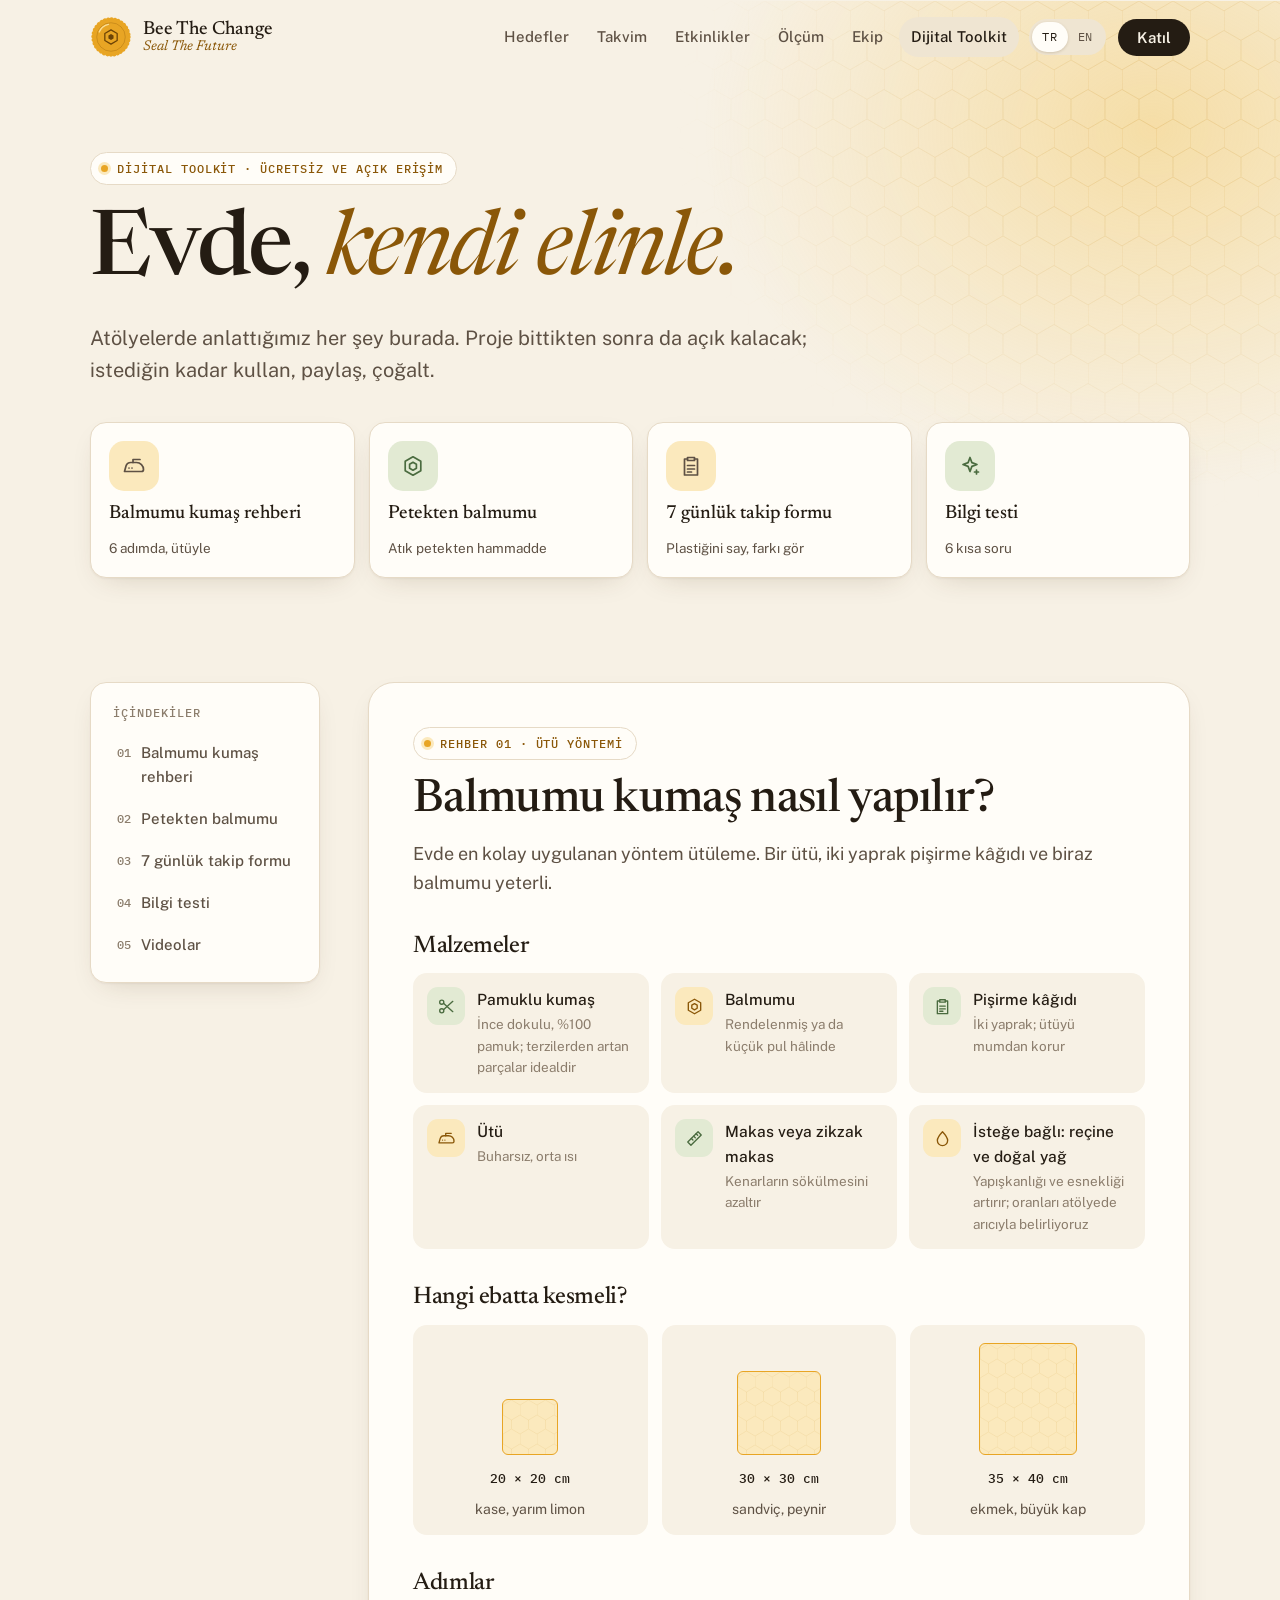
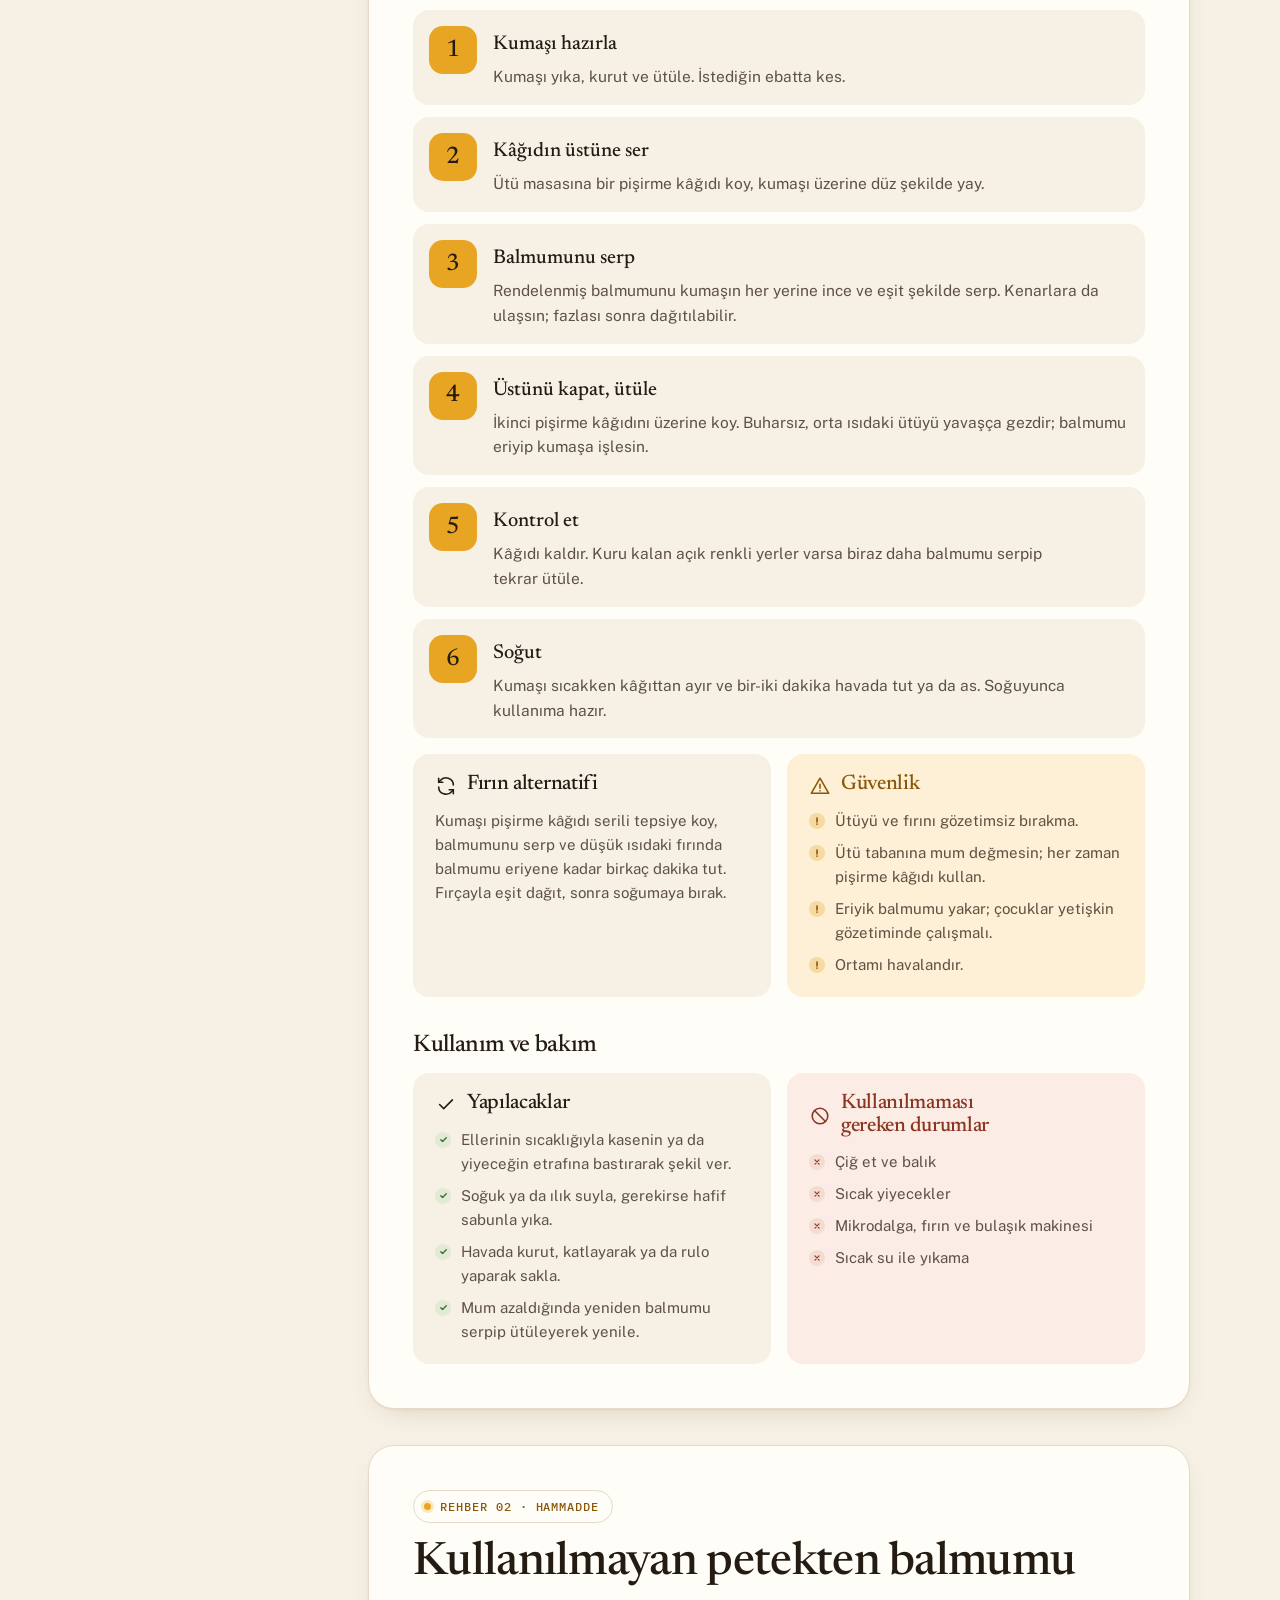
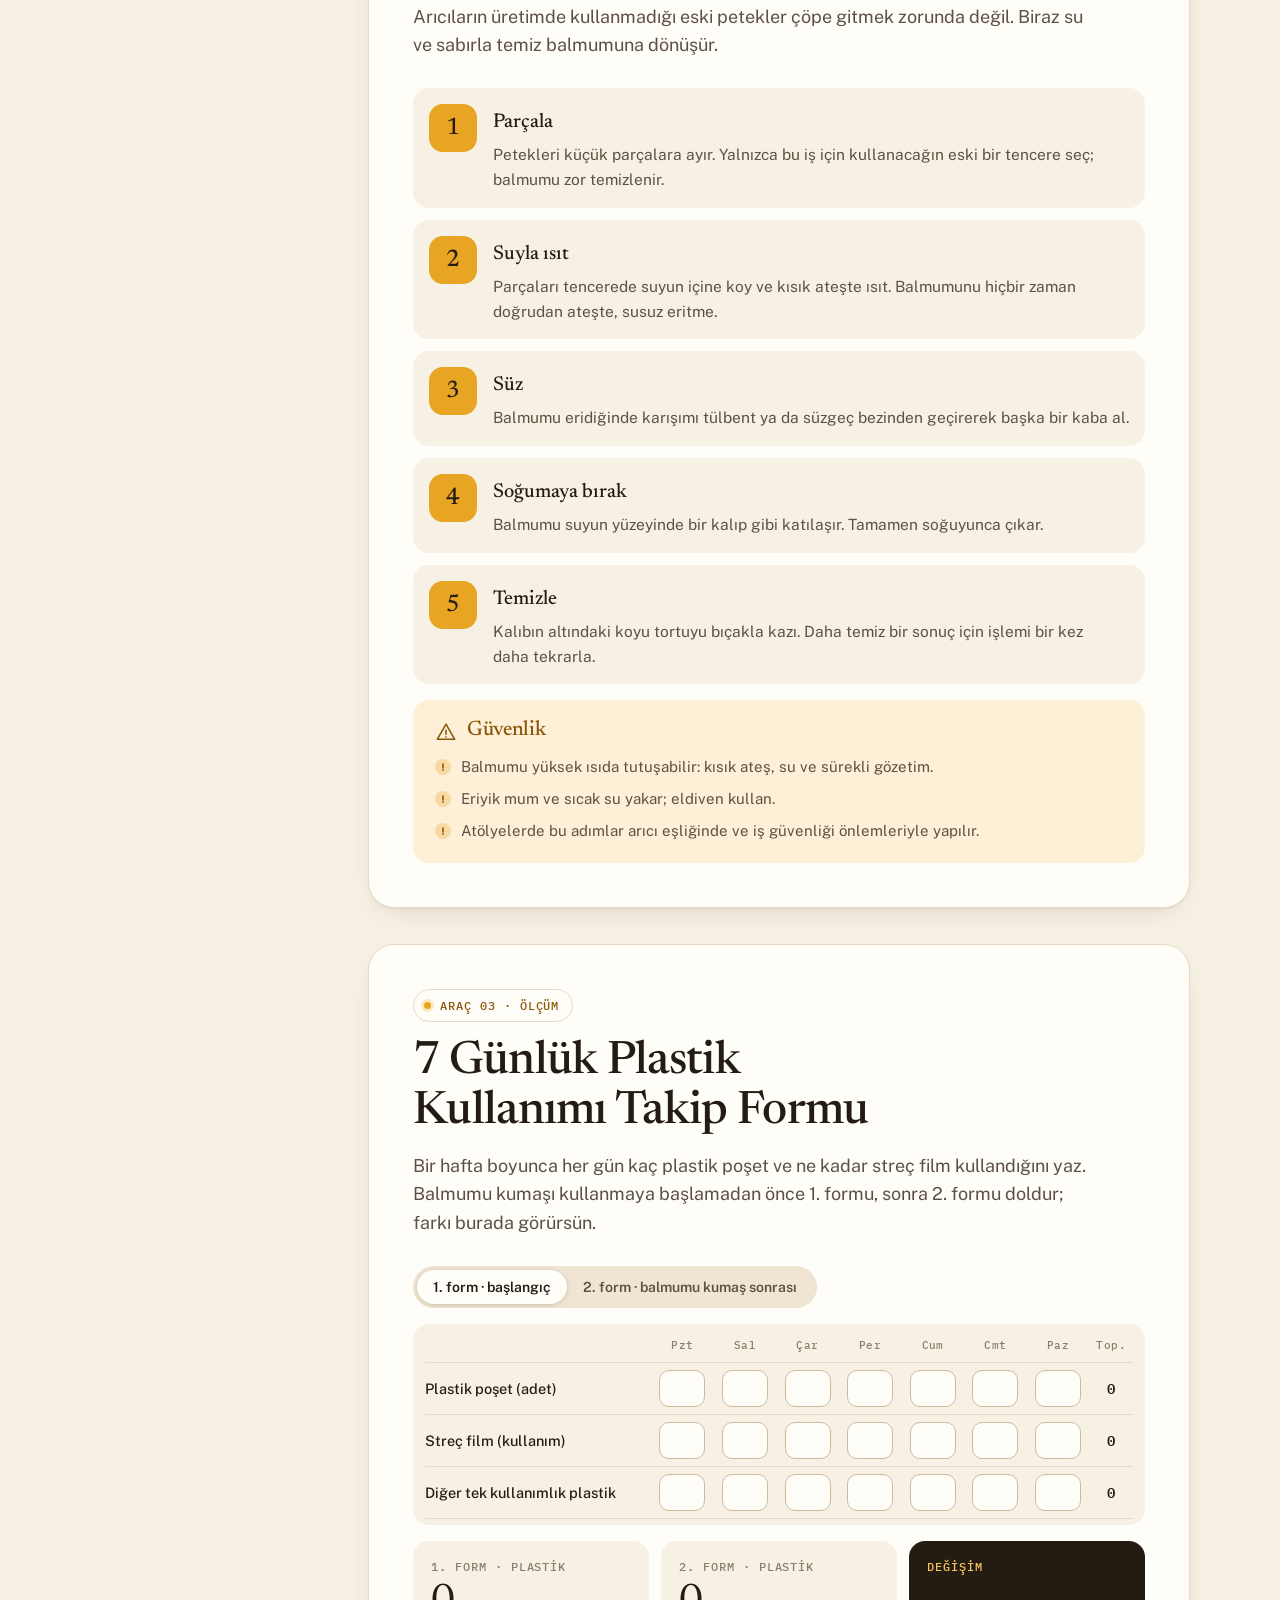
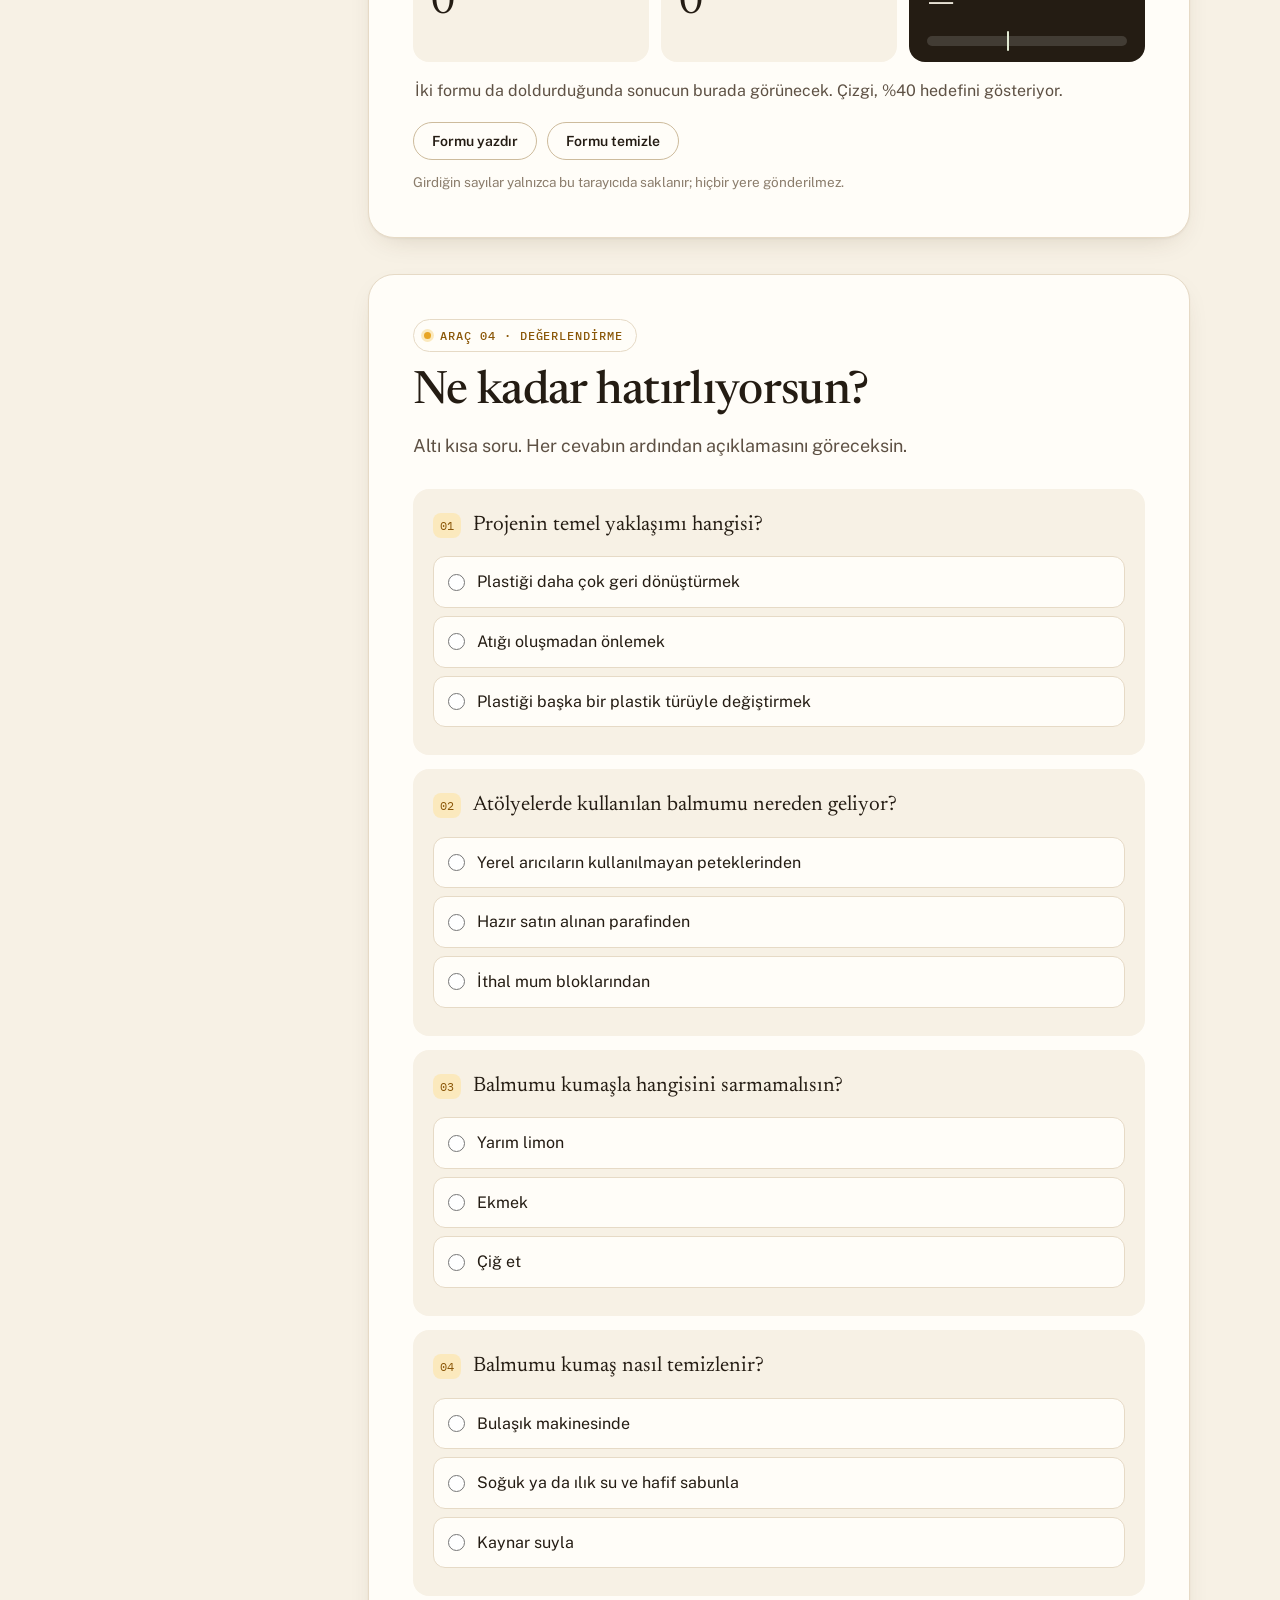
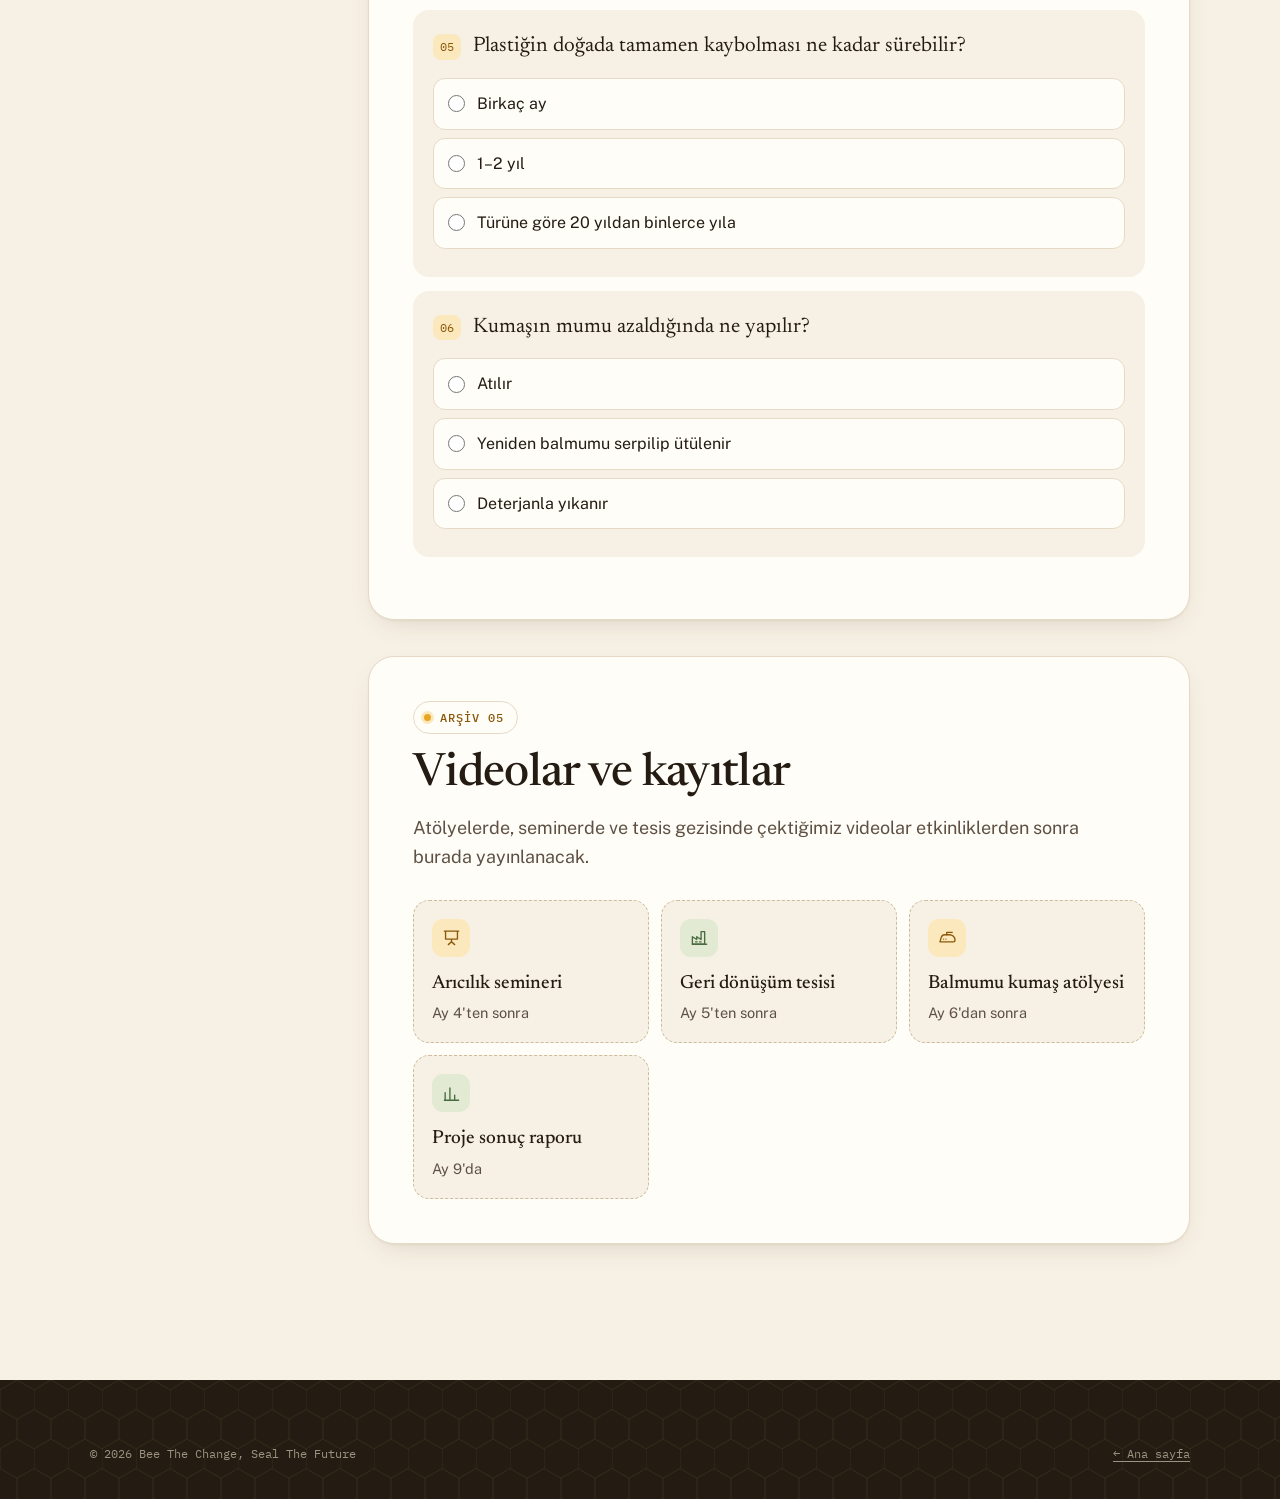
<file: toolkit.html>
<!doctype html>
<html lang="tr">
<head>
  <meta charset="utf-8">
  <meta name="viewport" content="width=device-width, initial-scale=1">
  <title data-i18n="tkmeta.title">Dijital Toolkit · Bee The Change, Seal The Future</title>
  <meta name="description" data-i18n-attr="content:tkmeta.desc" content="Balmumu kumaş yapım rehberi, petekten balmumu elde etme, 7 günlük plastik kullanımı takip formu ve bilgi testi. Ücretsiz ve açık erişim.">
  <meta name="theme-color" content="#f7f1e5">
  <link rel="icon" href="favicon.svg" type="image/svg+xml">
  <link rel="preconnect" href="https://fonts.googleapis.com">
  <link rel="preconnect" href="https://fonts.gstatic.com" crossorigin>
  <link href="https://fonts.googleapis.com/css2?family=IBM+Plex+Mono:wght@400;500&family=Newsreader:ital,opsz,wght@0,6..72,400;0,6..72,500;1,6..72,400&family=Public+Sans:wght@400;500;600&display=swap" rel="stylesheet">
  <link rel="stylesheet" href="assets/css/style.css">
  <script>document.documentElement.classList.add("js")</script>
</head>
<body>
<svg width="0" height="0" style="position:absolute" aria-hidden="true">
  <defs>
    <symbol id="seal-base" viewBox="0 0 100 100">
      <circle cx="50" cy="50" r="42" fill="#e8a524" stroke="#e8a524" stroke-width="10" stroke-linecap="round" stroke-dasharray="0.01 8.24"/>
      <circle cx="50" cy="50" r="42" fill="#e8a524"/>
      <circle cx="50" cy="50" r="34" fill="none" stroke="#8a5708" stroke-width="1.4" opacity=".5"/>
      <path d="M22 38 A30 30 0 0 1 44 20" fill="none" stroke="#fbe3a2" stroke-width="3.2" stroke-linecap="round" opacity=".9"/>
    </symbol>
    <symbol id="seal" viewBox="0 0 100 100">
      <use href="#seal-base"/>
      <polygon points="50,33 64.7,41.5 64.7,58.5 50,67 35.3,58.5 35.3,41.5" fill="none" stroke="#6b4306" stroke-width="3" stroke-linejoin="round"/>
      <polygon points="50,43 56.1,46.5 56.1,53.5 50,57 43.9,53.5 43.9,46.5" fill="#6b4306"/>
    </symbol>
    <symbol id="i-comb" viewBox="0 0 24 24"><path d="M12 2.8l7.8 4.5v9.4L12 21.2l-7.8-4.5V7.3z"/><path d="M12 8.3l3.4 2v3.9L12 16.2l-3.4-2v-3.9z"/></symbol>
    <symbol id="i-scissors" viewBox="0 0 24 24"><circle cx="6" cy="6.5" r="2.6"/><circle cx="6" cy="17.5" r="2.6"/><path d="M8.2 8L20 18.5M8.2 16L20 5.5"/></symbol>
    <symbol id="i-iron" viewBox="0 0 24 24"><path d="M2.5 17.5h17a2 2 0 0 0 2-2c0-3.9-3.1-7-7-7H8.8a5 5 0 0 0-4.8 3.6z"/><path d="M11 8.5V5.5h7"/><path d="M7 14h.01M10 14h.01"/></symbol>
    <symbol id="i-bowl" viewBox="0 0 24 24"><path d="M3 12h18a9 8 0 0 1-18 0z"/><path d="M5 12c.5-4 3.4-6.5 7-6.5s6.5 2.5 7 6.5"/><path d="M9 20.5h6"/></symbol>
    <symbol id="i-recycle" viewBox="0 0 24 24"><path d="M7.5 19H4.8a1.6 1.6 0 0 1-1.4-2.4l2.5-4.3"/><path d="M12.5 19h6.7a1.6 1.6 0 0 0 1.4-2.4l-2.4-4.1"/><path d="M8.8 7.2l1.8-3.1a1.6 1.6 0 0 1 2.8 0l2.5 4.3"/><path d="M14.5 16.5L12.5 19l2 2.5M3.5 10.5l2.4 1.8 1-3M16 5.8l-.1 2.9 3-.3"/></symbol>
    <symbol id="i-leaf" viewBox="0 0 24 24"><path d="M5 19.5C4.5 11 10 4.5 20 4.5c.5 9.5-5.5 15-15 15z"/><path d="M5 19.5c3.5-4.5 6.5-7.5 10.5-10"/></symbol>
    <symbol id="i-loop" viewBox="0 0 24 24"><path d="M20 11a8 8 0 0 0-14.3-4.9L4 8"/><path d="M4 3.5V8h4.5"/><path d="M4 13a8 8 0 0 0 14.3 4.9L20 16"/><path d="M20 20.5V16h-4.5"/></symbol>
    <symbol id="i-heart" viewBox="0 0 24 24"><path d="M12 20s-7.5-4.6-7.5-10.2A4.3 4.3 0 0 1 12 7.2a4.3 4.3 0 0 1 7.5 2.6C19.5 15.4 12 20 12 20z"/></symbol>
    <symbol id="i-home" viewBox="0 0 24 24"><path d="M3.5 11L12 4l8.5 7"/><path d="M5.5 9.5V20h13V9.5"/><path d="M10 20v-5.5h4V20"/></symbol>
    <symbol id="i-users" viewBox="0 0 24 24"><circle cx="9" cy="8" r="3.3"/><path d="M3 19.5a6 6 0 0 1 12 0"/><circle cx="17" cy="9" r="2.6"/><path d="M16 13.8a4.8 4.8 0 0 1 5 5"/></symbol>
    <symbol id="i-book" viewBox="0 0 24 24"><path d="M4.5 5.5A2.5 2.5 0 0 1 7 3h12.5v15H7a2.5 2.5 0 0 0-2.5 2.5z"/><path d="M4.5 20.5A2.5 2.5 0 0 1 7 18h12.5v3H7"/></symbol>
    <symbol id="i-bus" viewBox="0 0 24 24"><rect x="4" y="3.5" width="16" height="14" rx="2.5"/><path d="M4 11h16M8 21v-3.5M16 21v-3.5M8 14.5h.01M16 14.5h.01"/></symbol>
    <symbol id="i-play" viewBox="0 0 24 24"><rect x="3" y="5" width="18" height="14" rx="3"/><path d="M10 9.2v5.6l4.6-2.8z"/></symbol>
    <symbol id="i-camera" viewBox="0 0 24 24"><path d="M4 7.5h3l1.8-2.5h6.4L17 7.5h3v11.5H4z"/><circle cx="12" cy="13" r="3.4"/></symbol>
    <symbol id="i-hash" viewBox="0 0 24 24"><path d="M5 9h15M4 15h15M10.5 4l-2 16M15.5 4l-2 16"/></symbol>
    <symbol id="i-gift" viewBox="0 0 24 24"><rect x="3" y="8" width="18" height="4.5" rx="1"/><path d="M5 12.5V20h14v-7.5M12 8v12"/><path d="M12 8c-1.5-3.8-6-4-6-1.5C6 8 9 8 12 8zM12 8c1.5-3.8 6-4 6-1.5C18 8 15 8 12 8z"/></symbol>
    <symbol id="i-check" viewBox="0 0 24 24"><path d="M5 12.5l4.5 4.5L19 7.5"/></symbol>
    <symbol id="i-x" viewBox="0 0 24 24"><path d="M6.5 6.5l11 11M17.5 6.5l-11 11"/></symbol>
    <symbol id="i-chart" viewBox="0 0 24 24"><path d="M4 20V11M10 20V5M16 20v-6M3 20.5h18"/></symbol>
    <symbol id="i-spark" viewBox="0 0 24 24"><path d="M12 3.5l1.9 5.1 5.1 1.9-5.1 1.9L12 17.5l-1.9-5.1L5 10.5l5.1-1.9z"/><path d="M18.5 16v4M16.5 18h4"/></symbol>
    <symbol id="i-seminar" viewBox="0 0 24 24"><path d="M3 4h18M4.5 4v10h15V4M12 14v3.5M8 21l4-3.5 4 3.5"/></symbol>
    <symbol id="i-factory" viewBox="0 0 24 24"><path d="M3 20.5V11l5.5 3.5V11l5.5 3.5V4.5h4.5v16z"/><path d="M3 20.5h18M7 17.5h2M12 17.5h2"/></symbol>
    <symbol id="i-flag" viewBox="0 0 24 24"><path d="M5 21V3.5M5 4h12l-2.5 4.2L17 12.5H5"/></symbol>
    <symbol id="i-bottle" viewBox="0 0 24 24"><path d="M9.5 2.5h5M10 2.5v3L8 8.5V20a1.5 1.5 0 0 0 1.5 1.5h5A1.5 1.5 0 0 0 16 20V8.5l-2-3v-3"/><path d="M8 13h8"/></symbol>
    <symbol id="i-bag" viewBox="0 0 24 24"><path d="M5 8.5h14l-1.2 12H6.2z"/><path d="M9 8.5V6.5a3 3 0 0 1 6 0v2"/></symbol>
    <symbol id="i-qr" viewBox="0 0 24 24"><path d="M4 4h6v6H4zM14 4h6v6h-6zM4 14h6v6H4z"/><path d="M14 14h2.5v2.5H14zM18 18h2v2h-2zM14 20h2M20 14v2"/></symbol>
    <symbol id="i-megaphone" viewBox="0 0 24 24"><path d="M3.5 10v4h3l8 4.5v-13l-8 4.5z"/><path d="M18 9a4.2 4.2 0 0 1 0 6M6.5 14l1.5 5.5"/></symbol>
    <symbol id="i-uni" viewBox="0 0 24 24"><path d="M3 9l9-5 9 5z"/><path d="M5.5 10v7.5M10 10v7.5M14 10v7.5M18.5 10v7.5M3 20.5h18"/></symbol>
    <symbol id="i-arrow" viewBox="0 0 24 24"><path d="M5 12h14M13 6l6 6-6 6"/></symbol>
    <symbol id="i-form" viewBox="0 0 24 24"><path d="M8.5 3.5h7v3h-7z"/><path d="M8.5 5H5.5v16h13V5h-3"/><path d="M8.5 11.5h7M8.5 15h7M8.5 18h4"/></symbol>
    <symbol id="i-alert" viewBox="0 0 24 24"><path d="M12 3.5L21.5 20h-19z"/><path d="M12 10v4.5M12 17.2v.3"/></symbol>
    <symbol id="i-ban" viewBox="0 0 24 24"><circle cx="12" cy="12" r="8.5"/><path d="M6 6l12 12"/></symbol>
    <symbol id="i-drop" viewBox="0 0 24 24"><path d="M12 3.5s6.5 7 6.5 11a6.5 6.5 0 0 1-13 0c0-4 6.5-11 6.5-11z"/></symbol>
    <symbol id="i-ruler" viewBox="0 0 24 24"><path d="M3.5 16.5L16.5 3.5l4 4-13 13z"/><path d="M8 12l2 2M11 9l2 2M14 6l2 2"/></symbol>
  </defs>
</svg>

<a class="skip" href="#main" data-i18n="nav.skip">İçeriğe geç</a>

<header class="site-header">
  <div class="wrap">
    <a class="brand" href="./" aria-label="Bee The Change, Seal The Future">
      <svg aria-hidden="true"><use href="#seal"/></svg>
      <span class="brand-name">Bee The Change<small>Seal The Future</small></span>
    </a>
    <button class="menu-btn" type="button" aria-expanded="false" aria-controls="nav" data-i18n="nav.menu">Menü</button>
    <nav class="nav" id="nav" aria-label="Ana menü">
      <a href="./#hedefler" data-i18n="nav.goals">Hedefler</a>
      <a href="./#takvim" data-i18n="nav.timeline">Takvim</a>
      <a href="./#etkinlikler" data-i18n="nav.events">Etkinlikler</a>
      <a href="./#olcum" data-i18n="nav.measure">Ölçüm</a>
      <a href="./#ekip" data-i18n="nav.team">Ekip</a>
      <a href="toolkit.html" aria-current="page" data-i18n="nav.toolkit">Dijital Toolkit</a>
      <div class="lang" role="group" aria-label="Dil / Language">
        <button type="button" data-lang="tr" aria-pressed="true">TR</button>
        <button type="button" data-lang="en" aria-pressed="false">EN</button>
      </div>
      <a class="btn btn-ink" href="./#katil" data-i18n="nav.join">Katıl</a>
    </nav>
  </div>
</header>

<main id="main">
  <section class="tk-hero">
    <div class="wrap">
      <span class="eyebrow" data-i18n="tk.kicker">Dijital Toolkit · Ücretsiz ve açık erişim</span>
      <h1 data-i18n-html="tk.title">Evde, <em>kendi elinle.</em></h1>
      <p class="lede" data-i18n="tk.lede">Atölyelerde anlattığımız her şey burada. Proje bittikten sonra da açık kalacak; istediğin kadar kullan, paylaş, çoğalt.</p>
      <div class="tk-cards">
        <a class="card lift" href="#balmumu-kumas"><span class="ib"><svg class="ic"><use href="#i-iron"/></svg></span><b data-i18n="tk.n1">Balmumu kumaş rehberi</b><span data-i18n="tk.c1">6 adımda, ütüyle</span></a>
        <a class="card lift" href="#petekten-balmumu"><span class="ib leaf"><svg class="ic"><use href="#i-comb"/></svg></span><b data-i18n="tk.n2">Petekten balmumu</b><span data-i18n="tk.c2">Atık petekten hammadde</span></a>
        <a class="card lift" href="#takip-formu"><span class="ib"><svg class="ic"><use href="#i-form"/></svg></span><b data-i18n="tk.n3">7 günlük takip formu</b><span data-i18n="tk.c3">Plastiğini say, farkı gör</span></a>
        <a class="card lift" href="#bilgi-testi"><span class="ib leaf"><svg class="ic"><use href="#i-spark"/></svg></span><b data-i18n="tk.n4">Bilgi testi</b><span data-i18n="tk.c4">6 kısa soru</span></a>
      </div>
    </div>
  </section>

  <div class="wrap tk-layout">
    <nav class="toc card" aria-label="İçindekiler">
      <span class="label" data-i18n="tk.toc">İçindekiler</span>
      <ol>
        <li><a href="#balmumu-kumas" data-i18n="tk.n1">Balmumu kumaş rehberi</a></li>
        <li><a href="#petekten-balmumu" data-i18n="tk.n2">Petekten balmumu</a></li>
        <li><a href="#takip-formu" data-i18n="tk.n3">7 günlük takip formu</a></li>
        <li><a href="#bilgi-testi" data-i18n="tk.n4">Bilgi testi</a></li>
        <li><a href="#videolar" data-i18n="tk.n5">Videolar</a></li>
      </ol>
    </nav>

    <div>
      <!-- 1. BALMUMU KUMAŞ -->
      <section class="tk-block" id="balmumu-kumas">
        <span class="eyebrow" data-i18n="g1.l">Rehber 01 · Ütü yöntemi</span>
        <h2 data-i18n="g1.t">Balmumu kumaş nasıl yapılır?</h2>
        <p class="intro" data-i18n="g1.intro">Evde en kolay uygulanan yöntem ütüleme. Bir ütü, iki yaprak pişirme kâğıdı ve biraz balmumu yeterli.</p>

        <h3 data-i18n="g1.mat">Malzemeler</h3>
        <ul class="materials">
          <li><span class="ib sm leaf"><svg class="ic"><use href="#i-scissors"/></svg></span><span><span data-i18n="g1.m1">Pamuklu kumaş</span><small data-i18n="g1.m1s">İnce dokulu, %100 pamuk; terzilerden artan parçalar idealdir</small></span></li>
          <li><span class="ib sm"><svg class="ic"><use href="#i-comb"/></svg></span><span><span data-i18n="g1.m2">Balmumu</span><small data-i18n="g1.m2s">Rendelenmiş ya da küçük pul hâlinde</small></span></li>
          <li><span class="ib sm leaf"><svg class="ic"><use href="#i-form"/></svg></span><span><span data-i18n="g1.m3">Pişirme kâğıdı</span><small data-i18n="g1.m3s">İki yaprak; ütüyü mumdan korur</small></span></li>
          <li><span class="ib sm"><svg class="ic"><use href="#i-iron"/></svg></span><span><span data-i18n="g1.m4">Ütü</span><small data-i18n="g1.m4s">Buharsız, orta ısı</small></span></li>
          <li><span class="ib sm leaf"><svg class="ic"><use href="#i-ruler"/></svg></span><span><span data-i18n="g1.m5">Makas veya zikzak makas</span><small data-i18n="g1.m5s">Kenarların sökülmesini azaltır</small></span></li>
          <li><span class="ib sm"><svg class="ic"><use href="#i-drop"/></svg></span><span><span data-i18n="g1.m6">İsteğe bağlı: reçine ve doğal yağ</span><small data-i18n="g1.m6s">Yapışkanlığı ve esnekliği artırır; oranları atölyede arıcıyla belirliyoruz</small></span></li>
        </ul>

        <h3 data-i18n="g1.sz">Hangi ebatta kesmeli?</h3>
        <div class="sizes">
          <div class="size"><div class="sw" style="width:56px;height:56px"></div><b>20 × 20 cm</b><span data-i18n="g1.sz1">kase, yarım limon</span></div>
          <div class="size"><div class="sw" style="width:84px;height:84px"></div><b>30 × 30 cm</b><span data-i18n="g1.sz2">sandviç, peynir</span></div>
          <div class="size"><div class="sw" style="width:98px;height:112px"></div><b>35 × 40 cm</b><span data-i18n="g1.sz3">ekmek, büyük kap</span></div>
        </div>

        <h3 data-i18n="g1.steps">Adımlar</h3>
        <ol class="howto">
          <li><div><strong data-i18n="g1.s1">Kumaşı hazırla</strong><p data-i18n="g1.s1p">Kumaşı yıka, kurut ve ütüle. İstediğin ebatta kes.</p></div></li>
          <li><div><strong data-i18n="g1.s2">Kâğıdın üstüne ser</strong><p data-i18n="g1.s2p">Ütü masasına bir pişirme kâğıdı koy, kumaşı üzerine düz şekilde yay.</p></div></li>
          <li><div><strong data-i18n="g1.s3">Balmumunu serp</strong><p data-i18n="g1.s3p">Rendelenmiş balmumunu kumaşın her yerine ince ve eşit şekilde serp. Kenarlara da ulaşsın; fazlası sonra dağıtılabilir.</p></div></li>
          <li><div><strong data-i18n="g1.s4">Üstünü kapat, ütüle</strong><p data-i18n="g1.s4p">İkinci pişirme kâğıdını üzerine koy. Buharsız, orta ısıdaki ütüyü yavaşça gezdir; balmumu eriyip kumaşa işlesin.</p></div></li>
          <li><div><strong data-i18n="g1.s5">Kontrol et</strong><p data-i18n="g1.s5p">Kâğıdı kaldır. Kuru kalan açık renkli yerler varsa biraz daha balmumu serpip tekrar ütüle.</p></div></li>
          <li><div><strong data-i18n="g1.s6">Soğut</strong><p data-i18n="g1.s6p">Kumaşı sıcakken kâğıttan ayır ve bir-iki dakika havada tut ya da as. Soğuyunca kullanıma hazır.</p></div></li>
        </ol>

        <div class="twocol" style="margin-top:16px">
          <div class="box">
            <h4><svg class="ic"><use href="#i-loop"/></svg><span data-i18n="g1.oven">Fırın alternatifi</span></h4>
            <p style="font-size:15px;color:var(--ink-2)" data-i18n="g1.ovenP">Kumaşı pişirme kâğıdı serili tepsiye koy, balmumunu serp ve düşük ısıdaki fırında balmumu eriyene kadar birkaç dakika tut. Fırçayla eşit dağıt, sonra soğumaya bırak.</p>
          </div>
          <div class="box warn">
            <h4><svg class="ic"><use href="#i-alert"/></svg><span data-i18n="g1.safe">Güvenlik</span></h4>
            <ul>
              <li data-i18n="g1.sf1">Ütüyü ve fırını gözetimsiz bırakma.</li>
              <li data-i18n="g1.sf2">Ütü tabanına mum değmesin; her zaman pişirme kâğıdı kullan.</li>
              <li data-i18n="g1.sf3">Eriyik balmumu yakar; çocuklar yetişkin gözetiminde çalışmalı.</li>
              <li data-i18n="g1.sf4">Ortamı havalandır.</li>
            </ul>
          </div>
        </div>

        <h3 data-i18n="g1.use">Kullanım ve bakım</h3>
        <div class="twocol">
          <div class="box">
            <h4><svg class="ic"><use href="#i-check"/></svg><span data-i18n="g1.do">Yapılacaklar</span></h4>
            <ul>
              <li data-i18n="g1.do1">Ellerinin sıcaklığıyla kasenin ya da yiyeceğin etrafına bastırarak şekil ver.</li>
              <li data-i18n="g1.do2">Soğuk ya da ılık suyla, gerekirse hafif sabunla yıka.</li>
              <li data-i18n="g1.do3">Havada kurut, katlayarak ya da rulo yaparak sakla.</li>
              <li data-i18n="g1.do4">Mum azaldığında yeniden balmumu serpip ütüleyerek yenile.</li>
            </ul>
          </div>
          <div class="box no">
            <h4><svg class="ic"><use href="#i-ban"/></svg><span data-i18n="g1.dont">Kullanılmaması gereken durumlar</span></h4>
            <ul>
              <li data-i18n="g1.dn1">Çiğ et ve balık</li>
              <li data-i18n="g1.dn2">Sıcak yiyecekler</li>
              <li data-i18n="g1.dn3">Mikrodalga, fırın ve bulaşık makinesi</li>
              <li data-i18n="g1.dn4">Sıcak su ile yıkama</li>
            </ul>
          </div>
        </div>
      </section>

      <!-- 2. PETEKTEN BALMUMU -->
      <section class="tk-block" id="petekten-balmumu">
        <span class="eyebrow" data-i18n="g2.l">Rehber 02 · Hammadde</span>
        <h2 data-i18n="g2.t">Kullanılmayan petekten balmumu</h2>
        <p class="intro" data-i18n="g2.intro">Arıcıların üretimde kullanmadığı eski petekler çöpe gitmek zorunda değil. Biraz su ve sabırla temiz balmumuna dönüşür.</p>
        <ol class="howto">
          <li><div><strong data-i18n="g2.s1">Parçala</strong><p data-i18n="g2.s1p">Petekleri küçük parçalara ayır. Yalnızca bu iş için kullanacağın eski bir tencere seç; balmumu zor temizlenir.</p></div></li>
          <li><div><strong data-i18n="g2.s2">Suyla ısıt</strong><p data-i18n="g2.s2p">Parçaları tencerede suyun içine koy ve kısık ateşte ısıt. Balmumunu hiçbir zaman doğrudan ateşte, susuz eritme.</p></div></li>
          <li><div><strong data-i18n="g2.s3">Süz</strong><p data-i18n="g2.s3p">Balmumu eridiğinde karışımı tülbent ya da süzgeç bezinden geçirerek başka bir kaba al.</p></div></li>
          <li><div><strong data-i18n="g2.s4">Soğumaya bırak</strong><p data-i18n="g2.s4p">Balmumu suyun yüzeyinde bir kalıp gibi katılaşır. Tamamen soğuyunca çıkar.</p></div></li>
          <li><div><strong data-i18n="g2.s5">Temizle</strong><p data-i18n="g2.s5p">Kalıbın altındaki koyu tortuyu bıçakla kazı. Daha temiz bir sonuç için işlemi bir kez daha tekrarla.</p></div></li>
        </ol>
        <div class="box warn" style="margin-top:16px">
          <h4><svg class="ic"><use href="#i-alert"/></svg><span data-i18n="g1.safe">Güvenlik</span></h4>
          <ul>
            <li data-i18n="g2.sf1">Balmumu yüksek ısıda tutuşabilir: kısık ateş, su ve sürekli gözetim.</li>
            <li data-i18n="g2.sf2">Eriyik mum ve sıcak su yakar; eldiven kullan.</li>
            <li data-i18n="g2.sf3">Atölyelerde bu adımlar arıcı eşliğinde ve iş güvenliği önlemleriyle yapılır.</li>
          </ul>
        </div>
      </section>

      <!-- 3. TAKİP FORMU -->
      <section class="tk-block" id="takip-formu">
        <span class="eyebrow" data-i18n="g3.l">Araç 03 · Ölçüm</span>
        <h2 data-i18n="g3.t">7 Günlük Plastik Kullanımı Takip Formu</h2>
        <p class="intro" data-i18n="g3.intro">Bir hafta boyunca her gün kaç plastik poşet ve ne kadar streç film kullandığını yaz. Balmumu kumaşı kullanmaya başlamadan önce 1. formu, sonra 2. formu doldur; farkı burada görürsün.</p>

        <div class="tracker-tabs no-print" role="tablist">
          <button type="button" role="tab" id="tab-f1" aria-selected="true" data-form="f1" data-i18n="g3.f1">1. form · başlangıç</button>
          <button type="button" role="tab" id="tab-f2" aria-selected="false" data-form="f2" data-i18n="g3.f2">2. form · balmumu kumaş sonrası</button>
        </div>

        <div class="tracker-wrap">
          <table class="sheet tracker" id="tracker">
            <thead>
              <tr><th></th><th data-i18n="d.1">Pzt</th><th data-i18n="d.2">Sal</th><th data-i18n="d.3">Çar</th><th data-i18n="d.4">Per</th><th data-i18n="d.5">Cum</th><th data-i18n="d.6">Cmt</th><th data-i18n="d.7">Paz</th><th data-i18n="d.sum">Top.</th></tr>
            </thead>
            <tbody></tbody>
          </table>
        </div>

        <div class="result" aria-live="polite">
          <div><span class="label" data-i18n="g3.r1">1. form · plastik</span><output id="sum-f1">0</output></div>
          <div><span class="label" data-i18n="g3.r2">2. form · plastik</span><output id="sum-f2">0</output></div>
          <div><span class="label" data-i18n="g3.r3">Değişim</span><output id="change">—</output>
            <div class="meter" aria-hidden="true"><i id="meter"></i><b title="%40"></b></div>
          </div>
          <p class="msg" id="result-msg" data-i18n="g3.msgEmpty">İki formu da doldurduğunda sonucun burada görünecek. Çizgi, %40 hedefini gösteriyor.</p>
        </div>

        <div class="tracker-actions no-print">
          <button type="button" class="btn btn-line" id="print-form" data-i18n="g3.print">Formu yazdır</button>
          <button type="button" class="btn btn-line" id="reset-form" data-i18n="g3.reset">Formu temizle</button>
        </div>
        <p class="small-note no-print" data-i18n="g3.privacy">Girdiğin sayılar yalnızca bu tarayıcıda saklanır; hiçbir yere gönderilmez.</p>
      </section>

      <!-- 4. BİLGİ TESTİ -->
      <section class="tk-block" id="bilgi-testi">
        <span class="eyebrow" data-i18n="g4.l">Araç 04 · Değerlendirme</span>
        <h2 data-i18n="g4.t">Ne kadar hatırlıyorsun?</h2>
        <p class="intro" data-i18n="g4.intro">Altı kısa soru. Her cevabın ardından açıklamasını göreceksin.</p>
        <form class="quiz" id="quiz"></form>
        <p class="quiz-score" id="quiz-score" aria-live="polite"></p>
      </section>

      <!-- 5. VİDEOLAR -->
      <section class="tk-block" id="videolar">
        <span class="eyebrow" data-i18n="g5.l">Arşiv 05</span>
        <h2 data-i18n="g5.t">Videolar ve kayıtlar</h2>
        <p class="intro" data-i18n="g5.intro">Atölyelerde, seminerde ve tesis gezisinde çektiğimiz videolar etkinliklerden sonra burada yayınlanacak.</p>
        <div class="soon">
          <div><span class="ib sm"><svg class="ic"><use href="#i-seminar"/></svg></span><strong data-i18n="g5.v1">Arıcılık semineri</strong><span data-i18n="g5.v1p">Ay 4'ten sonra</span></div>
          <div><span class="ib sm leaf"><svg class="ic"><use href="#i-factory"/></svg></span><strong data-i18n="g5.v2">Geri dönüşüm tesisi</strong><span data-i18n="g5.v2p">Ay 5'ten sonra</span></div>
          <div><span class="ib sm"><svg class="ic"><use href="#i-iron"/></svg></span><strong data-i18n="g5.v3">Balmumu kumaş atölyesi</strong><span data-i18n="g5.v3p">Ay 6'dan sonra</span></div>
          <div><span class="ib sm leaf"><svg class="ic"><use href="#i-chart"/></svg></span><strong data-i18n="g5.v4">Proje sonuç raporu</strong><span data-i18n="g5.v4p">Ay 9'da</span></div>
        </div>
      </section>
    </div>
  </div>
</main>

<footer class="site-footer">
  <div class="wrap">
    <div class="foot-bottom" style="margin-top:0;border-top:0;padding-top:0">
      <span>© 2026 Bee The Change, Seal The Future</span>
      <a href="./" data-i18n="tk.back">← Ana sayfa</a>
    </div>
  </div>
</footer>

<script src="assets/js/config.js"></script>
<script src="assets/js/i18n-en.js"></script>
<script src="assets/js/main.js"></script>
<script src="assets/js/toolkit.js"></script>
</body>
</html>
</file>
<file: assets/css/style.css>
/* Bee The Change, Seal The Future — site styles
   Görsel dil: kâğıt zemin, balmumu sarısı, yaprak yeşili, mühür. */

:root {
  --paper: #f7f1e5;
  --paper-2: #efe5d2;
  --card: #fffdf8;
  --ink: #241c13;
  --ink-2: #5e5144;
  --ink-3: #8b7d6c;
  --rule: #e6dac6;
  --rule-strong: #cdbb9c;
  --wax: #e8a524;
  --wax-2: #f4c65a;
  --wax-soft: #fbe9bd;
  --wax-deep: #8a5708;
  --leaf: #4a6b3f;
  --leaf-soft: #e2ead3;

  --serif: "Newsreader", "Iowan Old Style", Georgia, serif;
  --sans: "Public Sans", system-ui, -apple-system, "Segoe UI", sans-serif;
  --mono: "IBM Plex Mono", ui-monospace, "Cascadia Mono", Consolas, monospace;

  --wrap: 1180px;
  --gutter: clamp(16px, 4vw, 40px);
  --r-sm: 10px;
  --r: 16px;
  --r-lg: 26px;
  --shadow: 0 1px 2px rgba(70, 45, 10, .05), 0 10px 30px -14px rgba(70, 45, 10, .22);
  --shadow-lg: 0 2px 4px rgba(70, 45, 10, .05), 0 30px 60px -28px rgba(70, 45, 10, .38);

  --comb: url("data:image/svg+xml,%3Csvg xmlns='http://www.w3.org/2000/svg' width='24.25' height='42' viewBox='0 0 24.25 42'%3E%3Cpath d='M0 7L12.12 0L24.25 7M0 7V21L12.12 28L24.25 21M12.12 28V42' fill='none' stroke='%23c98b1c' stroke-opacity='.2' stroke-width='.7'/%3E%3C/svg%3E");
  --comb-light: url("data:image/svg+xml,%3Csvg xmlns='http://www.w3.org/2000/svg' width='24.25' height='42' viewBox='0 0 24.25 42'%3E%3Cpath d='M0 7L12.12 0L24.25 7M0 7V21L12.12 28L24.25 21M12.12 28V42' fill='none' stroke='%23f4c65a' stroke-opacity='.12' stroke-width='.7'/%3E%3C/svg%3E");

  color-scheme: light;
}

*, *::before, *::after { box-sizing: border-box; }
html { scroll-behavior: smooth; scroll-padding-top: 88px; -webkit-text-size-adjust: 100%; }
@media (prefers-reduced-motion: reduce) { html { scroll-behavior: auto; } }

body {
  margin: 0;
  background: var(--paper);
  color: var(--ink);
  font-family: var(--sans);
  font-size: 17px;
  line-height: 1.6;
  -webkit-font-smoothing: antialiased;
  text-rendering: optimizeLegibility;
}

img, svg { display: block; max-width: 100%; }
[hidden] { display: none !important; }
a { color: var(--wax-deep); text-decoration-thickness: 1px; text-underline-offset: 3px; }
a:hover { color: var(--ink); }
:focus-visible { outline: 2px solid var(--wax-deep); outline-offset: 3px; border-radius: 4px; }

h1, h2, h3, h4 {
  font-family: var(--serif);
  font-weight: 500;
  line-height: 1.08;
  letter-spacing: -0.015em;
  margin: 0;
  text-wrap: balance;
}
h1 em, h2 em, h3 em { font-style: italic; font-weight: 400; color: var(--wax-deep); }
p { margin: 0 0 1em; text-wrap: pretty; }
p:last-child { margin-bottom: 0; }
ul, ol { margin: 0; padding: 0; }

.wrap { width: 100%; max-width: var(--wrap); margin: 0 auto; padding: 0 var(--gutter); }

.ic { width: 22px; height: 22px; fill: none; stroke: currentColor; stroke-width: 1.7; stroke-linecap: round; stroke-linejoin: round; flex-shrink: 0; }
.ib {
  width: 50px; height: 50px; border-radius: 15px; flex-shrink: 0;
  display: grid; place-items: center;
  background: var(--wax-soft); color: var(--wax-deep);
}
.ib .ic { width: 24px; height: 24px; }
.ib.leaf { background: var(--leaf-soft); color: var(--leaf); }
.ib.ink { background: var(--ink); color: var(--wax-2); }
.ib.sm { width: 38px; height: 38px; border-radius: 11px; }
.ib.sm .ic { width: 19px; height: 19px; }

.eyebrow {
  display: inline-flex; align-items: center; gap: 9px;
  font-family: var(--mono); font-size: 12px; font-weight: 500; letter-spacing: .08em; text-transform: uppercase;
  color: var(--wax-deep);
  background: var(--card); border: 1px solid var(--rule);
  padding: 6px 13px 6px 10px; border-radius: 999px;
}
.eyebrow::before { content: ""; width: 7px; height: 7px; border-radius: 50%; background: var(--wax); box-shadow: 0 0 0 3px var(--wax-soft); }
.label { font-family: var(--mono); font-size: 12px; font-weight: 500; letter-spacing: .08em; text-transform: uppercase; color: var(--ink-3); }

.chip {
  display: inline-flex; align-items: center; gap: 6px;
  font-size: 13px; font-weight: 500; line-height: 1;
  padding: 6px 11px; border-radius: 999px;
  background: var(--paper-2); color: var(--ink-2);
}
.chip .ic { width: 14px; height: 14px; stroke-width: 2.2; }
.chip.wax { background: var(--wax-soft); color: var(--wax-deep); }
.chip.leaf { background: var(--leaf-soft); color: var(--leaf); }
.chip.ink { background: var(--ink); color: var(--paper); }

.card {
  background: var(--card);
  border: 1px solid var(--rule);
  border-radius: var(--r);
  box-shadow: var(--shadow);
}
.lift { transition: transform .25s ease, box-shadow .25s ease, border-color .25s; }
.lift:hover { transform: translateY(-4px); box-shadow: var(--shadow-lg); border-color: var(--rule-strong); }

.skip { position: absolute; left: -999px; top: 8px; background: var(--ink); color: var(--paper); padding: 8px 12px; z-index: 100; border-radius: 8px; }
.skip:focus { left: 8px; }

/* Scroll reveal: içerik JS yoksa ya da gözlemci çalışmazsa zaten görünür */
.js .reveal { opacity: 0; transform: translateY(18px); transition: opacity .7s ease, transform .7s cubic-bezier(.2,.7,.2,1); }
.js .reveal.in { opacity: 1; transform: none; }
@media (prefers-reduced-motion: reduce) { .js .reveal { opacity: 1; transform: none; transition: none; } }

/* ---------- Header ---------- */
.site-header {
  position: sticky; top: 0; z-index: 50;
  transition: background .25s, box-shadow .25s, border-color .25s;
  border-bottom: 1px solid transparent;
}
.site-header.scrolled {
  background: color-mix(in srgb, var(--paper) 88%, transparent);
  backdrop-filter: blur(10px) saturate(1.2);
  -webkit-backdrop-filter: blur(10px) saturate(1.2);
  border-bottom-color: var(--rule);
  box-shadow: 0 6px 24px -18px rgba(70,45,10,.4);
}
.site-header .wrap { display: flex; align-items: center; gap: 20px; height: 74px; }

.brand { display: flex; align-items: center; gap: 11px; text-decoration: none; color: var(--ink); flex-shrink: 0; }
.brand svg { width: 42px; height: 42px; transition: transform .4s; }
.brand:hover svg { transform: rotate(-14deg); }
.brand-name { font-family: var(--serif); font-size: 19px; line-height: 1.05; font-weight: 500; }
.brand-name small { display: block; font-style: italic; font-weight: 400; font-size: 14px; color: var(--wax-deep); }

.nav { margin-left: auto; display: flex; align-items: center; gap: 4px; }
.nav a:not(.btn) { color: var(--ink-2); text-decoration: none; font-size: 15px; font-weight: 500; padding: 8px 12px; border-radius: 999px; transition: background .2s, color .2s; }
.nav a:not(.btn):hover, .nav a[aria-current="page"] { color: var(--ink); background: var(--paper-2); }
.nav .btn { margin-left: 8px; padding: 10px 18px; font-size: 15px; }

.lang { display: inline-flex; background: var(--paper-2); border-radius: 999px; padding: 3px; margin-left: 6px; font-family: var(--mono); font-size: 12px; }
.lang button { appearance: none; border: 0; background: transparent; color: var(--ink-2); padding: 5px 10px; cursor: pointer; font: inherit; border-radius: 999px; letter-spacing: .06em; }
.lang button[aria-pressed="true"] { background: var(--card); color: var(--ink); box-shadow: 0 1px 3px rgba(70,45,10,.18); }

.menu-btn { display: none; margin-left: auto; appearance: none; background: var(--card); border: 1px solid var(--rule); border-radius: 999px; padding: 9px 16px; font: 600 14px var(--sans); color: var(--ink); cursor: pointer; }

@media (max-width: 1020px) {
  .menu-btn { display: inline-flex; }
  .nav {
    position: absolute; top: 74px; left: 12px; right: 12px;
    flex-direction: column; align-items: stretch; gap: 2px;
    background: var(--card); border: 1px solid var(--rule); border-radius: var(--r);
    box-shadow: var(--shadow-lg); padding: 10px;
    display: none;
  }
  .nav.open { display: flex; }
  .nav a:not(.btn) { padding: 12px 14px; font-size: 16px; }
  .nav .btn { margin: 8px 0 0; justify-content: center; }
  .nav .lang { align-self: flex-start; margin: 10px 4px 4px; }
}

/* ---------- Buttons ---------- */
.btn {
  display: inline-flex; align-items: center; gap: 10px;
  font: 600 16px var(--sans); text-decoration: none; line-height: 1;
  padding: 15px 24px; border-radius: 999px; border: 1px solid transparent;
  cursor: pointer; transition: transform .2s, background .2s, color .2s, box-shadow .2s;
}
.btn .ic { width: 18px; height: 18px; stroke-width: 2; transition: transform .2s; }
.btn:hover .ic { transform: translateX(3px); }
.btn-wax { background: var(--wax); color: var(--ink); box-shadow: 0 8px 20px -8px rgba(200,130,10,.7), inset 0 -2px 0 rgba(0,0,0,.08); }
.btn-wax:hover { background: var(--wax-2); color: var(--ink); transform: translateY(-2px); }
.btn-ink { background: var(--ink); color: var(--paper); }
.btn-ink:hover { background: #3a2e20; color: var(--paper); transform: translateY(-2px); }
.btn-line { background: var(--card); color: var(--ink); border-color: var(--rule-strong); }
.btn-line:hover { border-color: var(--ink); color: var(--ink); transform: translateY(-2px); }
.btn[aria-disabled="true"] { background: var(--card); color: var(--ink-2); border-color: var(--rule-strong); box-shadow: none; cursor: default; transform: none; }
.btn[aria-disabled="true"] .ic { transform: none; }

/* ---------- Hero ---------- */
.hero { position: relative; margin-top: -74px; padding: calc(74px + clamp(36px, 6vw, 80px)) 0 clamp(56px, 7vw, 96px); overflow: hidden; }
.hero::before {
  content: ""; position: absolute; inset: 0; z-index: -1;
  background:
    radial-gradient(60% 70% at 85% 30%, rgba(244,198,90,.45), transparent 70%),
    var(--paper);
}
.hero::after {
  content: ""; position: absolute; inset: 0; z-index: -1;
  background-image: var(--comb); background-size: 34px 58.8px;
  -webkit-mask-image: radial-gradient(55% 65% at 80% 35%, #000, transparent 75%);
          mask-image: radial-gradient(55% 65% at 80% 35%, #000, transparent 75%);
}
.hero .wrap { display: grid; grid-template-columns: 1.08fr 1fr; gap: clamp(28px, 5vw, 64px); align-items: center; }
.hero h1 { font-size: clamp(48px, 7vw, 96px); line-height: .98; margin: 22px 0 24px; letter-spacing: -0.025em; }
.hero .lede { font-size: clamp(18px, 1.55vw, 20px); max-width: 33em; color: var(--ink-2); }
.hero .actions { display: flex; flex-wrap: wrap; gap: 12px; margin-top: 32px; }

.stats { display: grid; grid-template-columns: repeat(4, 1fr); gap: 10px; margin-top: 44px; }
.stat { background: var(--card); border: 1px solid var(--rule); border-radius: var(--r); padding: 14px 16px; box-shadow: var(--shadow); }
.stat b { display: block; font-family: var(--serif); font-weight: 500; font-size: 32px; line-height: 1; letter-spacing: -0.02em; }
.stat span { display: block; margin-top: 6px; font-size: 13.5px; color: var(--ink-2); line-height: 1.3; }
.stat:nth-child(3) { background: var(--wax); border-color: var(--wax); }
.stat:nth-child(3) span { color: #4d3306; }

.hero-art { position: relative; }
.art-panel {
  position: relative; aspect-ratio: 1 / .95; border-radius: 34px; overflow: hidden;
  background: radial-gradient(80% 80% at 50% 45%, #fff6dd, #f8dd98 70%, #f0c867);
  box-shadow: var(--shadow-lg), inset 0 0 0 1px rgba(138,87,8,.12);
}
.art-panel::after { content: ""; position: absolute; inset: 0; background-image: var(--comb); background-size: 34px 58.8px; opacity: .9; }
.art-panel svg.scene { position: relative; z-index: 1; width: 100%; height: 100%; }
.float {
  position: absolute; z-index: 2; display: flex; align-items: center; gap: 12px;
  background: var(--card); border: 1px solid var(--rule); border-radius: 18px; padding: 12px 16px 12px 12px;
  box-shadow: var(--shadow-lg); font-size: 14px; line-height: 1.3;
  animation: bob 6s ease-in-out infinite;
}
.float b { display: block; font-family: var(--serif); font-size: 18px; font-weight: 500; }
.float span { color: var(--ink-2); }
.float.f1 { left: -26px; bottom: 16%; }
.float.f2 { right: -18px; top: 9%; animation-delay: -3s; }
.hero-art .seal { position: absolute; z-index: 3; width: 104px; height: 104px; right: 8%; bottom: -30px; transform: rotate(-12deg); filter: drop-shadow(0 8px 10px rgba(70,45,10,.3)); }
@keyframes bob { 0%, 100% { transform: translateY(0); } 50% { transform: translateY(-8px); } }
@keyframes fly { 0%, 100% { transform: translate(0,0) rotate(0); } 50% { transform: translate(-10px,-12px) rotate(-4deg); } }
.scene .bee { animation: fly 5s ease-in-out infinite; transform-origin: 390px 110px; }
@media (prefers-reduced-motion: reduce) { .float, .scene .bee { animation: none; } }

@media (max-width: 960px) {
  .hero .wrap { grid-template-columns: 1fr; }
  .hero-art { max-width: 560px; margin: 16px auto 0; width: 100%; }
  .float.f1 { left: 8px; }
  .float.f2 { right: 8px; }
}
@media (max-width: 560px) {
  .stats { grid-template-columns: 1fr 1fr; }
  .float { font-size: 12.5px; padding: 8px 12px 8px 8px; gap: 8px; }
  .float b { font-size: 15px; }
  .float .ib.sm { width: 32px; height: 32px; }
  .hero-art .seal { width: 76px; height: 76px; bottom: -20px; }
}

/* ---------- Sections ---------- */
.section { position: relative; padding: clamp(72px, 10vw, 128px) 0; }
.section.tint { background: var(--paper-2); }
.section.tint::before { content: ""; position: absolute; inset: 0; background-image: var(--comb); background-size: 34px 58.8px; opacity: .55; pointer-events: none; -webkit-mask-image: linear-gradient(180deg, #000, transparent 40%, transparent 60%, #000); mask-image: linear-gradient(180deg, #000, transparent 40%, transparent 60%, #000); }
.section > .wrap { position: relative; }
.head { max-width: 760px; margin-bottom: clamp(40px, 5vw, 60px); }
.head.center { margin-left: auto; margin-right: auto; text-align: center; }
.head h2 { font-size: clamp(36px, 5vw, 62px); margin-top: 18px; }
.head .intro { margin-top: 18px; font-size: 19px; color: var(--ink-2); }

/* ---------- 01 Yaklaşım ---------- */
.approach-top { display: grid; grid-template-columns: 1.3fr 1fr; gap: 28px; margin-bottom: 28px; align-items: stretch; }
.approach-top .prose p { font-size: 18px; color: var(--ink-2); }
.approach-top .prose strong { color: var(--ink); }
.fact {
  position: relative; overflow: hidden; padding: 28px; border-radius: var(--r-lg);
  background: var(--ink); color: var(--paper);
  display: flex; flex-direction: column; justify-content: flex-end; min-height: 220px;
}
.fact::before { content: ""; position: absolute; inset: 0; background-image: var(--comb-light); background-size: 34px 58.8px; }
.fact > * { position: relative; }
.fact .label { color: var(--wax-2); margin-bottom: auto; }
.fact b { font-family: var(--serif); font-weight: 400; font-size: clamp(34px, 3.8vw, 46px); line-height: 1.02; margin: 24px 0 10px; }
.fact span { color: #d8cdbd; font-size: 15.5px; }

.versus { position: relative; display: grid; grid-template-columns: 1fr 1fr; gap: 24px; }
.vs-card { padding: 30px; border-radius: var(--r-lg); }
.vs-card.old { background: var(--card); border: 1px solid var(--rule); }
.vs-card.new { background: linear-gradient(160deg, #fbe3a2, var(--wax) 110%); box-shadow: var(--shadow-lg); }
.vs-card header { display: flex; align-items: center; gap: 14px; margin-bottom: 20px; }
.vs-card h3 { font-size: 28px; }
.vs-card .old-ib { background: var(--paper-2); color: var(--ink-3); }
.vs-card.new .ib { background: rgba(255,255,255,.55); }
.vs-list { list-style: none; }
.vs-list li { display: flex; gap: 12px; align-items: flex-start; padding: 12px 0; border-top: 1px solid var(--rule); font-size: 16.5px; }
.vs-card.new .vs-list li { border-top-color: rgba(138,87,8,.2); color: #2e2210; }
.vs-list .mk { width: 24px; height: 24px; border-radius: 50%; display: grid; place-items: center; flex-shrink: 0; margin-top: 1px; }
.vs-list .mk .ic { width: 13px; height: 13px; stroke-width: 3; }
.vs-card.old .mk { background: var(--paper-2); color: var(--ink-3); }
.vs-card.new .mk { background: var(--ink); color: var(--wax-2); }
.vs-badge {
  position: absolute; left: 50%; top: 50%; transform: translate(-50%, -50%); z-index: 2;
  width: 56px; height: 56px; border-radius: 50%; display: grid; place-items: center;
  background: var(--card); border: 1px solid var(--rule); box-shadow: var(--shadow);
  font-family: var(--serif); font-style: italic; font-size: 20px; color: var(--ink-2);
}
@media (max-width: 860px) {
  .approach-top, .versus { grid-template-columns: 1fr; }
  .vs-badge { position: static; transform: none; margin: -10px auto; }
  .versus { gap: 0; }
}

/* ---------- 02 Balmumu kumaş ---------- */
.process { position: relative; display: grid; grid-template-columns: repeat(4, 1fr); gap: 20px; counter-reset: p; }
.process::before { content: ""; position: absolute; top: 58px; left: 12%; right: 12%; border-top: 2px dashed var(--rule-strong); }
.pstep { position: relative; padding: 26px 22px 24px; text-align: center; }
.pstep .ib { margin: 0 auto 18px; width: 64px; height: 64px; border-radius: 20px; box-shadow: 0 0 0 8px var(--card); }
.pstep .ib .ic { width: 28px; height: 28px; }
.pstep .label { display: block; margin-bottom: 8px; color: var(--wax-deep); }
.pstep h3 { font-size: 23px; margin-bottom: 8px; }
.pstep p { font-size: 15.5px; color: var(--ink-2); }
.pstep.final { background: var(--ink); color: var(--paper); border-color: var(--ink); }
.pstep.final p { color: #d8cdbd; }
.pstep.final .label { color: var(--wax-2); }
.pstep.final .ib { box-shadow: 0 0 0 8px var(--ink); }

.traits { display: grid; grid-template-columns: repeat(4, 1fr); gap: 16px; margin-top: 28px; }
.trait { display: flex; gap: 14px; align-items: flex-start; padding: 20px; }
.trait h3 { font-size: 20px; margin-bottom: 4px; }
.trait p { font-size: 15px; color: var(--ink-2); }

@media (max-width: 960px) {
  .process, .traits { grid-template-columns: 1fr 1fr; }
  .process::before { display: none; }
}
@media (max-width: 560px) { .process, .traits { grid-template-columns: 1fr; } }

/* ---------- 03 Kimler için ---------- */
.audience { display: grid; grid-template-columns: 1fr 1.15fr; gap: 24px; align-items: stretch; }
.who-card { padding: 34px; border-radius: var(--r-lg); position: relative; overflow: hidden; }
.who-top { display: flex; align-items: center; gap: 24px; margin-bottom: 28px; }
.who-seal { position: relative; width: 150px; height: 150px; flex-shrink: 0; }
.who-seal svg { width: 100%; height: 100%; }
.who-seal b { position: absolute; inset: 0; display: grid; place-items: center; font-family: var(--serif); font-weight: 500; font-size: 62px; color: #4d3306; letter-spacing: -0.03em; padding-bottom: 4px; }
.who-top p { font-family: var(--serif); font-size: 26px; line-height: 1.15; }
.who-top p em { color: var(--wax-deep); }
.groups { list-style: none; display: grid; gap: 10px; }
.groups li { display: flex; align-items: center; gap: 14px; padding: 12px 14px; background: var(--paper); border-radius: 14px; font-weight: 500; }

.access { display: grid; grid-template-columns: 1fr 1fr; gap: 16px; }
.acc { padding: 22px; }
.acc .ib { margin-bottom: 14px; }
.acc h3 { font-size: 21px; margin-bottom: 6px; }
.acc p { font-size: 15px; color: var(--ink-2); }
@media (max-width: 900px) { .audience { grid-template-columns: 1fr; } }
@media (max-width: 520px) {
  .access { grid-template-columns: 1fr; }
  .who-top { flex-direction: column; align-items: flex-start; }
  .who-seal { width: 120px; height: 120px; }
  .who-seal b { font-size: 50px; }
}

/* ---------- 04 Takvim ---------- */
.phases { display: flex; flex-wrap: wrap; gap: 8px; margin-bottom: 18px; }
.phase-chip { display: inline-flex; align-items: center; gap: 8px; padding: 7px 14px; border-radius: 999px; background: var(--card); border: 1px solid var(--rule); font-size: 14px; font-weight: 500; }
.phase-chip i { width: 12px; height: 12px; border-radius: 4px; }

.gantt-card { padding: 8px; border-radius: var(--r-lg); }
.gantt-scroll { overflow-x: auto; -webkit-overflow-scrolling: touch; border-radius: 18px; }
.gantt { min-width: 860px; display: grid; grid-template-columns: minmax(240px, 1.8fr) repeat(9, minmax(56px, 1fr)); font-size: 14.5px; }
.gantt > div { display: flex; align-items: center; min-height: 44px; }
.g-phase { justify-content: center; font-family: var(--mono); font-size: 11px; font-weight: 500; letter-spacing: .06em; text-transform: uppercase; text-align: center; padding: 8px 4px; margin: 0 2px 4px; border-radius: 10px; line-height: 1.2; }
.ph-prep { background: var(--leaf-soft); color: var(--leaf); }
.ph-impl { background: var(--wax-soft); color: var(--wax-deep); }
.ph-eval { background: #f1e3cf; color: #7a5a2c; }
.ph-diss { background: var(--ink); color: var(--wax-2); }
.g-month { justify-content: center; font-family: var(--mono); font-size: 12px; color: var(--ink-3); border-bottom: 1px solid var(--rule); }
.g-corner { padding: 0 16px; border-bottom: 1px solid var(--rule); }
.g-corner:first-child { border-bottom: 0; }
.g-name { padding: 8px 16px; line-height: 1.3; font-weight: 500; }
.g-cell { position: relative; }
.gantt .row-alt { background: rgba(239,229,210,.45); }
.g-bar { display: block; flex: 1; height: 18px; margin: 0 4px; border-radius: 999px; transition: transform .2s; }
.g-cell:hover .g-bar { transform: scaleY(1.2); }
.bar-prep { background: var(--leaf); }
.bar-impl { background: var(--wax); }
.bar-eval { background: repeating-linear-gradient(135deg, #c8a066 0 6px, #dcbd8c 6px 12px); }
.bar-diss { background: var(--ink); }
.gantt .bar-cont { height: 6px; background: repeating-linear-gradient(90deg, var(--ink-3) 0 10px, transparent 10px 16px); }
.phase-chip .bar-cont { height: 4px; border-radius: 0; background: repeating-linear-gradient(90deg, var(--ink-3) 0 5px, transparent 5px 8px); }
.scroll-hint { display: none; font-family: var(--mono); font-size: 12px; color: var(--ink-3); margin: 10px 0 0; text-align: center; }
@media (max-width: 900px) { .scroll-hint { display: block; } }

.months { display: grid; grid-template-columns: repeat(3, 1fr); gap: 16px; margin-top: 28px; }
.month { padding: 22px; display: flex; flex-direction: column; }
.month-top { display: flex; align-items: center; justify-content: space-between; margin-bottom: 14px; }
.mnum { width: 44px; height: 44px; border-radius: 50%; display: grid; place-items: center; font-family: var(--serif); font-size: 22px; font-weight: 500; }
.month.prep .mnum { background: var(--leaf-soft); color: var(--leaf); }
.month.impl .mnum { background: var(--wax-soft); color: var(--wax-deep); }
.month.eval .mnum { background: #f1e3cf; color: #7a5a2c; }
.month.diss .mnum { background: var(--ink); color: var(--wax-2); }
.month h3 { font-size: 21px; margin-bottom: 8px; }
.month p { font-size: 14.5px; color: var(--ink-2); margin-bottom: 8px; }
.month ul { list-style: none; margin-top: 2px; }
.month li { position: relative; padding: 5px 0 5px 18px; font-size: 14.5px; color: var(--ink-2); line-height: 1.45; }
.month li::before { content: ""; position: absolute; left: 2px; top: 13px; width: 6px; height: 6px; border-radius: 2px; background: var(--wax); transform: rotate(45deg); }
@media (max-width: 960px) { .months { grid-template-columns: 1fr 1fr; } }
@media (max-width: 600px) { .months { grid-template-columns: 1fr; } }

/* ---------- 05 Etkinlikler ---------- */
.tl { position: relative; list-style: none; max-width: 980px; margin: 0 auto; }
.tl::before { content: ""; position: absolute; left: 27px; top: 10px; bottom: 10px; width: 2px; background: linear-gradient(var(--wax), var(--wax-2) 60%, var(--ink)); border-radius: 2px; }
.tl > li { position: relative; display: grid; grid-template-columns: 56px 1fr; gap: 24px; padding-bottom: 22px; }
.tl .dot { position: relative; z-index: 1; width: 56px; height: 56px; border-radius: 50%; display: grid; place-items: center; background: var(--card); border: 2px solid var(--wax); color: var(--wax-deep); box-shadow: 0 0 0 6px var(--paper); }
.tl .dot .ic { width: 24px; height: 24px; }
.tl > li:last-child .dot { background: var(--ink); border-color: var(--ink); color: var(--wax-2); }
.ev { display: grid; grid-template-columns: 1.4fr 1fr; gap: 24px; padding: 26px 28px; }
.ev .meta { display: flex; gap: 8px; flex-wrap: wrap; margin-bottom: 12px; }
.ev h3 { font-size: clamp(24px, 2.4vw, 30px); margin-bottom: 10px; }
.ev p { color: var(--ink-2); font-size: 16px; }
.ev .out { background: var(--paper); border-radius: 14px; padding: 16px 18px; align-self: start; }
.ev .out .label { display: block; margin-bottom: 10px; }
.ev .out ul { list-style: none; display: grid; gap: 8px; }
.ev .out li { display: flex; gap: 10px; font-size: 14.5px; line-height: 1.4; }
.ev .out li .ic { width: 16px; height: 16px; stroke-width: 2.4; color: var(--leaf); margin-top: 2px; }
@media (max-width: 820px) {
  .ev { grid-template-columns: 1fr; padding: 22px; }
  .tl::before { left: 21px; }
  .tl > li { grid-template-columns: 44px 1fr; gap: 14px; }
  .tl .dot { width: 44px; height: 44px; }
  .tl .dot .ic { width: 20px; height: 20px; }
}

/* ---------- 06 Ölçüm ---------- */
.steps { list-style: none; display: grid; grid-template-columns: repeat(4, 1fr); gap: 16px; position: relative; margin-bottom: 28px; }
.step { padding: 24px 22px; position: relative; }
.step .n { width: 40px; height: 40px; border-radius: 12px; display: grid; place-items: center; font-family: var(--mono); font-weight: 500; font-size: 14px; background: var(--ink); color: var(--wax-2); margin-bottom: 16px; }
.step:nth-child(2) .n, .step:nth-child(3) .n { background: var(--wax); color: var(--ink); }
.step:nth-child(4) .n { background: var(--leaf); color: #fff; }
.step h3 { font-size: 21px; margin-bottom: 6px; }
.step p { font-size: 15px; color: var(--ink-2); }
@media (max-width: 960px) { .steps { grid-template-columns: 1fr 1fr; } }
@media (max-width: 560px) { .steps { grid-template-columns: 1fr; } }

.measure { display: grid; grid-template-columns: 1.35fr 1fr; gap: 20px; align-items: stretch; }
.formcard { padding: 26px; margin: 0; position: relative; overflow: hidden; }
.formcard::after { content: ""; position: absolute; right: -60px; bottom: -70px; width: 180px; height: 180px; border-radius: 50%; background: var(--wax-soft); opacity: .6; }
.formcard > * { position: relative; z-index: 1; }
.formcard-head { display: flex; justify-content: space-between; align-items: center; gap: 12px; flex-wrap: wrap; margin-bottom: 14px; }
.formcard-head h3 { font-size: 23px; }
.sheet { width: 100%; border-collapse: collapse; font-variant-numeric: tabular-nums; font-size: 14px; }
.sheet th, .sheet td { border-bottom: 1px solid var(--rule); padding: 9px 4px; text-align: center; }
.sheet th { font-family: var(--mono); font-size: 11px; font-weight: 500; letter-spacing: .04em; color: var(--ink-3); }
.sheet th:first-child, .sheet td:first-child { text-align: left; padding-left: 0; }
.sheet td.hand { font-family: var(--serif); font-style: italic; font-size: 19px; color: var(--wax-deep); }
.sheet td.tot { font-weight: 600; }
.sheet tr.wax-row td { background: color-mix(in srgb, var(--leaf-soft) 70%, transparent); }
.sheet tr.wax-row td.hand { color: var(--leaf); }
.formcard .note { margin-top: 14px; font-size: 13.5px; color: var(--ink-3); }

.indicators { list-style: none; display: grid; gap: 14px; }
.ind { display: flex; gap: 16px; align-items: flex-start; padding: 20px; }
.ind h3 { font-size: 20px; margin-bottom: 4px; }
.ind p { font-size: 15px; color: var(--ink-2); }
@media (max-width: 900px) { .measure { grid-template-columns: 1fr; } .formcard { overflow-x: auto; } }

/* ---------- 07 Challenge ---------- */
.challenge { background: var(--ink); color: var(--paper); overflow: hidden; }
.challenge::before { content: ""; position: absolute; inset: 0; background-image: var(--comb-light); background-size: 34px 58.8px; }
.challenge::after { content: ""; position: absolute; width: 700px; height: 700px; right: -200px; top: -250px; border-radius: 50%; background: radial-gradient(circle, rgba(232,165,36,.28), transparent 65%); pointer-events: none; }
.challenge .eyebrow { background: rgba(255,255,255,.06); border-color: rgba(255,255,255,.12); color: var(--wax-2); }
.challenge .eyebrow::before { box-shadow: 0 0 0 3px rgba(232,165,36,.25); }
.challenge h2 em { color: var(--wax-2); }
.challenge .head .intro { color: #d8cdbd; }
.hashtag { font-family: var(--serif); font-style: italic; font-size: clamp(40px, 8.6vw, 124px); line-height: .95; letter-spacing: -0.03em; overflow-wrap: anywhere; margin: 0 0 44px; background: linear-gradient(90deg, var(--wax-2), var(--wax) 50%, #f7dc97); -webkit-background-clip: text; background-clip: text; color: transparent; }
.ch-steps { list-style: none; display: grid; grid-template-columns: repeat(3, 1fr); gap: 16px; }
.ch-steps li { padding: 24px; border-radius: var(--r); background: rgba(255,255,255,.05); border: 1px solid rgba(255,255,255,.1); transition: background .25s, transform .25s; }
.ch-steps li:hover { background: rgba(255,255,255,.08); transform: translateY(-4px); }
.ch-steps .ib { background: rgba(232,165,36,.16); color: var(--wax-2); margin-bottom: 16px; }
.ch-steps .label { display: block; color: var(--wax-2); margin-bottom: 6px; }
.ch-steps h3 { font-size: 23px; margin-bottom: 6px; }
.ch-steps p { color: #d8cdbd; font-size: 15.5px; }
.ch-steps a { color: var(--wax-2); }
.ch-prize { margin-top: 18px; padding: 22px 26px; border-radius: var(--r); background: linear-gradient(120deg, var(--wax), var(--wax-2)); color: var(--ink); display: flex; gap: 18px; align-items: center; flex-wrap: wrap; }
.ch-prize .ib { background: var(--ink); color: var(--wax-2); }
.ch-prize strong { font-family: var(--serif); font-weight: 500; font-size: 24px; display: block; }
.ch-prize span { color: #4d3306; }
@media (max-width: 800px) { .ch-steps { grid-template-columns: 1fr; } }

/* ---------- 08 Kurallar ---------- */
.rules { list-style: none; display: grid; grid-template-columns: repeat(3, 1fr); gap: 16px; }
.rule { display: flex; gap: 16px; align-items: flex-start; padding: 22px; }
.rule h3 { font-size: 20px; margin-bottom: 4px; }
.rule p { font-size: 15px; color: var(--ink-2); }
@media (max-width: 900px) { .rules { grid-template-columns: 1fr 1fr; } }
@media (max-width: 580px) { .rules { grid-template-columns: 1fr; } }

/* ---------- 09 Ekip ---------- */
.team { display: grid; grid-template-columns: repeat(6, 1fr); gap: 18px; }
.member { grid-column: span 2; padding: 28px 24px 24px; text-align: center; display: flex; flex-direction: column; align-items: center; }
.member:nth-child(4) { grid-column: 2 / span 2; }
.member svg { width: 92px; height: 92px; margin-bottom: 14px; transition: transform .4s; }
.member:hover svg { transform: rotate(-10deg) scale(1.04); }
.member h3 { font-size: 24px; }
.member .role { margin: 10px 0 12px; }
.member p { font-size: 15px; color: var(--ink-2); }
.host { margin-top: 22px; display: flex; gap: 18px; align-items: center; padding: 22px 26px; }
.host strong { display: block; font-family: var(--serif); font-weight: 500; font-size: 23px; }
.host span { color: var(--ink-2); font-size: 15.5px; }
@media (max-width: 900px) {
  .team { grid-template-columns: 1fr 1fr; }
  .member, .member:nth-child(4) { grid-column: auto; }
}
@media (max-width: 560px) { .team { grid-template-columns: 1fr; } .host { flex-direction: column; align-items: flex-start; } }

/* ---------- 10 Katıl ---------- */
.join-panel {
  position: relative; overflow: hidden;
  display: grid; grid-template-columns: 1.2fr 1fr; gap: clamp(24px, 4vw, 56px); align-items: center;
  padding: clamp(32px, 5vw, 64px); border-radius: 34px;
  background: linear-gradient(135deg, #fbe2a0, var(--wax) 85%);
  box-shadow: var(--shadow-lg);
}
.join-panel::before { content: ""; position: absolute; inset: 0; background-image: var(--comb); background-size: 34px 58.8px; opacity: .9; }
.join-panel > * { position: relative; }
.join-panel .eyebrow { background: rgba(255,255,255,.6); border-color: transparent; }
.join-panel h2 { font-size: clamp(40px, 5.6vw, 72px); margin-top: 18px; }
.join-panel h2 em { color: #5a3a05; }
.join-panel .lede { font-size: 18.5px; color: #3d2a0a; margin: 20px 0 28px; max-width: 32em; }
.join-status { margin-top: 14px; font-size: 14px; color: #5a3f12; }
.join-panel .btn[aria-disabled="true"] { background: rgba(255,255,255,.6); border-color: transparent; color: #4d3306; }
.join-meta { background: var(--card); border-radius: var(--r-lg); padding: 10px 24px; box-shadow: var(--shadow-lg); margin: 0; }
.join-meta div { display: flex; align-items: center; gap: 14px; padding: 14px 0; }
.join-meta div + div { border-top: 1px solid var(--rule); }
.join-meta dt { font-family: var(--mono); font-size: 11.5px; letter-spacing: .06em; text-transform: uppercase; color: var(--ink-3); }
.join-meta dd { margin: 2px 0 0; font-weight: 600; }
@media (max-width: 860px) { .join-panel { grid-template-columns: 1fr; } }

/* ---------- Künye bandı ---------- */
.kn { padding: 0 0 8px; }
.kn-grid { display: grid; grid-template-columns: repeat(6, 1fr); gap: 1px; margin: 0; background: var(--rule); border: 1px solid var(--rule); border-radius: var(--r-lg); overflow: hidden; box-shadow: var(--shadow); }
.kn-grid div { background: var(--card); padding: 16px 18px; }
.kn-grid dt { font-family: var(--mono); font-size: 11px; letter-spacing: .07em; text-transform: uppercase; color: var(--ink-3); margin-bottom: 4px; }
.kn-grid dd { margin: 0; font-family: var(--serif); font-size: 18px; line-height: 1.25; }
@media (max-width: 1000px) { .kn-grid { grid-template-columns: repeat(3, 1fr); } }
@media (max-width: 560px) { .kn-grid { grid-template-columns: 1fr 1fr; } }

/* ---------- Hedefler ve ESC ---------- */
.goals { display: grid; grid-template-columns: repeat(3, 1fr); gap: 18px; }
.goal { padding: 28px; position: relative; overflow: hidden; }
.goal .gnum { position: absolute; right: 20px; top: 8px; font-family: var(--serif); font-size: 90px; line-height: 1; color: var(--paper-2); font-weight: 500; }
.goal .ib { position: relative; margin-bottom: 18px; }
.goal .label { display: block; margin-bottom: 6px; color: var(--wax-deep); position: relative; }
.goal h3 { font-size: 25px; margin-bottom: 10px; position: relative; }
.goal p { font-size: 15.5px; color: var(--ink-2); position: relative; }
.esc { position: relative; overflow: hidden; margin-top: 22px; padding: clamp(24px, 4vw, 40px); border-radius: var(--r-lg); background: var(--ink); color: var(--paper); }
.esc::before { content: ""; position: absolute; inset: 0; background-image: var(--comb-light); background-size: 34px 58.8px; }
.esc > * { position: relative; }
.esc-head { display: flex; gap: 16px; align-items: center; margin-bottom: 24px; flex-wrap: wrap; }
.esc-head .ib { background: rgba(232,165,36,.16); color: var(--wax-2); }
.esc-head h3 { font-size: clamp(24px, 2.6vw, 32px); }
.esc-head p { color: #cfc4b3; font-size: 15.5px; margin-top: 4px; }
.esc-list { list-style: none; display: grid; grid-template-columns: 1fr 1fr; gap: 12px; }
.esc-list li { padding: 18px 20px; border-radius: var(--r); background: rgba(255,255,255,.05); border: 1px solid rgba(255,255,255,.1); }
.esc-list .chip { background: rgba(232,165,36,.18); color: var(--wax-2); margin-bottom: 10px; }
.esc-list p { color: #e2d8c8; font-size: 15.5px; }
@media (max-width: 900px) { .goals { grid-template-columns: 1fr; } .esc-list { grid-template-columns: 1fr; } }

/* ---------- Etki ve kalıcılık ---------- */
.impact { display: grid; grid-template-columns: 1fr 1fr; gap: 20px; align-items: start; }
.imp-col { padding: 28px; }
.imp-col.wax { background: linear-gradient(160deg, #fdf0cf, var(--wax-soft)); border-color: #f1d79a; }
.imp-col > h3 { font-size: 26px; margin-bottom: 4px; }
.imp-col > p { font-size: 15.5px; color: var(--ink-2); margin-bottom: 14px; }
.ilist { list-style: none; }
.ilist li { display: flex; gap: 14px; align-items: flex-start; padding: 14px 0; border-top: 1px solid var(--rule); }
.imp-col.wax .ilist li { border-top-color: rgba(138,87,8,.18); }
.ilist b { display: block; font-family: var(--serif); font-weight: 500; font-size: 19px; margin-bottom: 2px; }
.ilist span.t { font-size: 15px; color: var(--ink-2); }
@media (max-width: 860px) { .impact { grid-template-columns: 1fr; } }

/* ---------- Yönetim ve öğrenme ---------- */
.subhead { display: flex; align-items: baseline; justify-content: space-between; gap: 16px; flex-wrap: wrap; margin: 56px 0 18px; }
.subhead h3 { font-size: clamp(26px, 3vw, 34px); }
.subhead p { color: var(--ink-2); font-size: 15.5px; max-width: 34em; }
.manage { display: grid; grid-template-columns: repeat(4, 1fr); gap: 16px; }
.mg { padding: 22px; }
.mg .ib { margin-bottom: 14px; }
.mg h4 { font-family: var(--serif); font-weight: 500; font-size: 20px; margin-bottom: 6px; }
.mg p { font-size: 15px; color: var(--ink-2); }
.learn { margin-top: 16px; display: grid; grid-template-columns: 1.4fr 1fr; gap: 24px; align-items: center; padding: 28px; }
.learn h4 { font-family: var(--serif); font-weight: 500; font-size: 24px; margin-bottom: 8px; }
.learn p { font-size: 15.5px; color: var(--ink-2); }
.learn .chips { display: flex; flex-wrap: wrap; gap: 8px; }
@media (max-width: 960px) { .manage { grid-template-columns: 1fr 1fr; } .learn { grid-template-columns: 1fr; } }
@media (max-width: 560px) { .manage { grid-template-columns: 1fr; } }

.foot-note { margin-top: 28px; padding: 14px 18px; border-radius: 12px; background: rgba(255,255,255,.05); border: 1px solid rgba(255,255,255,.1); font-size: 14px; color: #cfc4b3; }

/* ---------- Footer ---------- */
.site-footer { background: var(--ink); color: #cfc4b3; padding: 64px 0 36px; font-size: 15px; position: relative; overflow: hidden; }
.site-footer::before { content: ""; position: absolute; inset: 0; background-image: var(--comb-light); background-size: 34px 58.8px; opacity: .7; }
.site-footer .wrap { position: relative; }
.foot { display: grid; grid-template-columns: 1.5fr 1fr 1fr; gap: 36px; }
.foot .brand { color: var(--paper); margin-bottom: 16px; }
.foot .brand-name small { color: var(--wax-2); }
.foot p { max-width: 30em; }
.foot h4 { font-family: var(--mono); font-size: 12px; font-weight: 500; letter-spacing: .08em; text-transform: uppercase; color: var(--wax-2); margin-bottom: 14px; }
.foot ul { list-style: none; }
.foot li { margin-bottom: 8px; }
.foot a { color: #e7ddcd; text-decoration: none; }
.foot a:hover { color: var(--wax-2); }
.foot-bottom { margin-top: 48px; padding-top: 20px; border-top: 1px solid rgba(255,255,255,.1); display: flex; justify-content: space-between; gap: 12px; flex-wrap: wrap; font-family: var(--mono); font-size: 12px; color: #9d917f; }
.foot-bottom a { color: inherit; }
@media (max-width: 800px) { .foot { grid-template-columns: 1fr; } }

/* ---------- Toolkit ---------- */
.tk-hero { position: relative; margin-top: -74px; padding: calc(74px + clamp(40px, 6vw, 80px)) 0 clamp(40px, 5vw, 64px); overflow: hidden; }
.tk-hero::before { content: ""; position: absolute; inset: 0; z-index: -1; background: radial-gradient(50% 80% at 90% 20%, rgba(244,198,90,.45), transparent 70%), var(--paper); }
.tk-hero::after { content: ""; position: absolute; inset: 0; z-index: -1; background-image: var(--comb); background-size: 34px 58.8px; -webkit-mask-image: radial-gradient(50% 80% at 90% 20%, #000, transparent 75%); mask-image: radial-gradient(50% 80% at 90% 20%, #000, transparent 75%); }
.tk-hero h1 { font-size: clamp(46px, 7vw, 92px); margin: 20px 0 20px; letter-spacing: -0.025em; }
.tk-hero .lede { font-size: 20px; color: var(--ink-2); max-width: 36em; }
.tk-cards { display: grid; grid-template-columns: repeat(4, 1fr); gap: 14px; margin-top: 36px; }
.tk-cards a { display: flex; flex-direction: column; gap: 12px; padding: 18px; text-decoration: none; color: var(--ink); }
.tk-cards b { font-family: var(--serif); font-weight: 500; font-size: 19px; line-height: 1.2; }
.tk-cards span { font-size: 13.5px; color: var(--ink-2); }
@media (max-width: 860px) { .tk-cards { grid-template-columns: 1fr 1fr; } }

.tk-layout { display: grid; grid-template-columns: 230px 1fr; gap: 48px; padding-top: 40px; padding-bottom: 100px; }
.toc { position: sticky; top: 96px; align-self: start; padding: 16px; }
.toc .label { display: block; margin: 4px 6px 10px; }
.toc ol { list-style: none; counter-reset: t; }
.toc li { counter-increment: t; }
.toc a { display: flex; gap: 10px; padding: 9px 10px; color: var(--ink-2); text-decoration: none; font-size: 15px; font-weight: 500; border-radius: 10px; transition: background .2s, color .2s; }
.toc a::before { content: counter(t, decimal-leading-zero); font-family: var(--mono); font-size: 12px; color: var(--ink-3); padding-top: 2px; }
.toc a:hover, .toc a.active { background: var(--wax-soft); color: var(--ink); }

.tk-block { margin-bottom: 36px; padding: clamp(24px, 4vw, 44px); background: var(--card); border: 1px solid var(--rule); border-radius: var(--r-lg); box-shadow: var(--shadow); }
.tk-block > .eyebrow { margin-bottom: 16px; }
.tk-block h2 { font-size: clamp(30px, 3.8vw, 46px); margin-bottom: 14px; }
.tk-block .intro { font-size: 18px; color: var(--ink-2); max-width: 38em; margin-bottom: 28px; }
.tk-block h3 { font-size: 24px; margin: 36px 0 14px; }

.materials { list-style: none; display: grid; grid-template-columns: repeat(auto-fill, minmax(210px, 1fr)); gap: 12px; }
.materials li { display: flex; gap: 12px; padding: 14px; background: var(--paper); border-radius: 14px; font-weight: 500; font-size: 15.5px; }
.materials li small { display: block; font-weight: 400; color: var(--ink-3); font-size: 13.5px; margin-top: 2px; }

.sizes { display: flex; flex-wrap: wrap; gap: 14px; align-items: stretch; }
.size { flex: 1 1 150px; display: flex; flex-direction: column; align-items: center; justify-content: flex-end; gap: 8px; text-align: center; font-size: 14px; color: var(--ink-2); padding: 18px 12px 14px; background: var(--paper); border-radius: 14px; }
.size .sw { background: var(--wax-soft); background-image: var(--comb); background-size: 17px 29.4px; border: 1.5px solid var(--wax); border-radius: 6px; margin-bottom: 6px; }
.size b { display: block; color: var(--ink); font-family: var(--mono); font-weight: 500; font-size: 13px; }

.howto { list-style: none; counter-reset: h; display: grid; gap: 12px; }
.howto li { counter-increment: h; display: grid; grid-template-columns: 48px 1fr; gap: 16px; padding: 16px; background: var(--paper); border-radius: 16px; align-items: start; }
.howto li::before { content: counter(h); width: 48px; height: 48px; border-radius: 14px; display: grid; place-items: center; background: var(--wax); color: var(--ink); font-family: var(--serif); font-size: 24px; font-weight: 500; }
.howto strong { display: block; font-family: var(--serif); font-weight: 500; font-size: 20px; margin: 2px 0 4px; }
.howto p { color: var(--ink-2); font-size: 15.5px; }

.twocol { display: grid; grid-template-columns: 1fr 1fr; gap: 16px; }
@media (max-width: 760px) { .twocol { grid-template-columns: 1fr; } }
.box { border-radius: 16px; padding: 20px 22px; background: var(--paper); }
.box h4 { display: flex; align-items: center; gap: 10px; font-family: var(--serif); font-weight: 500; font-size: 21px; margin-bottom: 12px; }
.box ul { list-style: none; display: grid; gap: 8px; }
.box li { position: relative; padding-left: 26px; font-size: 15px; color: var(--ink-2); }
.box li::before { content: ""; position: absolute; left: 0; top: 4px; width: 16px; height: 16px; border-radius: 50%; background: var(--leaf-soft) url("data:image/svg+xml,%3Csvg xmlns='http://www.w3.org/2000/svg' viewBox='0 0 24 24'%3E%3Cpath d='M6 12.5l4 4L18 8' fill='none' stroke='%234a6b3f' stroke-width='3' stroke-linecap='round' stroke-linejoin='round'/%3E%3C/svg%3E") center/11px no-repeat; }
.box.warn { background: #fdf0d6; }
.box.warn h4 { color: var(--wax-deep); }
.box.warn li::before { background: #f7d9a2 url("data:image/svg+xml,%3Csvg xmlns='http://www.w3.org/2000/svg' viewBox='0 0 24 24'%3E%3Cpath d='M12 6v8M12 18v.5' fill='none' stroke='%238a5708' stroke-width='3.2' stroke-linecap='round'/%3E%3C/svg%3E") center/12px no-repeat; }
.box.no li::before { background: #f3ddd3 url("data:image/svg+xml,%3Csvg xmlns='http://www.w3.org/2000/svg' viewBox='0 0 24 24'%3E%3Cpath d='M7 7l10 10M17 7L7 17' fill='none' stroke='%239b3b23' stroke-width='3' stroke-linecap='round'/%3E%3C/svg%3E") center/10px no-repeat; }
.box.no { background: #fbece6; }
.box.no h4 { color: #8a3520; }

/* Tracker */
.tracker-tabs { display: inline-flex; background: var(--paper-2); border-radius: 999px; padding: 4px; margin-bottom: 16px; flex-wrap: wrap; }
.tracker-tabs button { appearance: none; border: 0; background: transparent; font: 600 14px var(--sans); padding: 9px 16px; cursor: pointer; color: var(--ink-2); border-radius: 999px; }
.tracker-tabs button[aria-selected="true"] { background: var(--card); color: var(--ink); box-shadow: 0 1px 4px rgba(70,45,10,.2); }
.tracker-wrap { overflow-x: auto; border-radius: 16px; background: var(--paper); padding: 6px 12px; }
.tracker { min-width: 640px; }
.tracker th, .tracker td { padding: 7px 4px; }
.tracker td:first-child { font-size: 14.5px; font-weight: 500; }
.tracker input { width: 46px; padding: 8px 4px; text-align: center; font: 500 15px var(--mono); border: 1px solid var(--rule-strong); border-radius: 10px; background: var(--card); color: var(--ink); transition: border-color .15s, box-shadow .15s; }
.tracker input:focus { border-color: var(--wax); outline: none; box-shadow: 0 0 0 3px var(--wax-soft); }
.tracker td.total { font-family: var(--mono); font-weight: 600; }

.result { margin-top: 16px; display: grid; grid-template-columns: repeat(3, 1fr); gap: 12px; }
.result > div { padding: 16px 18px; border-radius: 16px; background: var(--paper); }
.result > div:nth-child(3) { background: var(--ink); color: var(--paper); }
.result > div:nth-child(3) .label { color: var(--wax-2); }
.result .label { display: block; margin-bottom: 4px; }
.result output { font-family: var(--serif); font-size: 42px; line-height: 1.1; }
.result .msg { grid-column: 1 / -1; font-size: 16px; color: var(--ink-2); padding: 4px 2px 0; }
.meter { position: relative; height: 10px; background: rgba(255,255,255,.14); border-radius: 999px; margin-top: 10px; }
.meter i { position: absolute; inset: 0 auto 0 0; background: linear-gradient(90deg, var(--wax), var(--wax-2)); width: 0; border-radius: 999px; transition: width .4s; }
.meter b { position: absolute; top: -5px; bottom: -5px; width: 2px; background: var(--leaf-soft); left: 40%; border-radius: 2px; }
.tracker-actions { display: flex; flex-wrap: wrap; gap: 10px; margin-top: 18px; }
.tracker-actions .btn { padding: 11px 18px; font-size: 14px; }
.small-note { font-size: 13.5px; color: var(--ink-3); margin-top: 12px; }
@media (max-width: 640px) { .result { grid-template-columns: 1fr; } }

/* Quiz */
.quiz { display: grid; gap: 14px; }
.q { padding: 20px; border-radius: 16px; background: var(--paper); }
.q fieldset { border: 0; padding: 0; margin: 0; }
.q legend { display: flex; gap: 12px; align-items: baseline; font-family: var(--serif); font-size: 21px; padding: 0; margin-bottom: 14px; }
.q legend span { font-family: var(--mono); font-size: 12px; color: var(--wax-deep); background: var(--wax-soft); border-radius: 8px; padding: 3px 7px; }
.q label { display: flex; gap: 12px; align-items: center; padding: 12px 14px; margin-bottom: 8px; border: 1.5px solid var(--rule); border-radius: 12px; cursor: pointer; background: var(--card); font-size: 16px; transition: border-color .15s, transform .15s; }
.q label:hover { border-color: var(--wax); }
.q input { accent-color: var(--wax-deep); width: 17px; height: 17px; margin: 0; }
.q label.right { border-color: var(--leaf); background: var(--leaf-soft); }
.q label.wrong { border-color: #b4553a; background: #f7e1d8; }
.q .why { font-size: 15px; color: var(--ink-2); margin-top: 6px; display: none; padding-left: 14px; border-left: 3px solid var(--wax); }
.q.done .why { display: block; }
.quiz-score { margin-top: 18px; font-family: var(--serif); font-size: 28px; }

.soon { display: grid; grid-template-columns: repeat(auto-fill, minmax(210px, 1fr)); gap: 12px; }
.soon div { position: relative; padding: 18px; border-radius: 16px; background: var(--paper); border: 1.5px dashed var(--rule-strong); font-size: 14.5px; color: var(--ink-2); }
.soon .ib { margin-bottom: 12px; }
.soon strong { display: block; font-family: var(--serif); font-weight: 500; font-size: 19px; color: var(--ink); margin-bottom: 2px; }

@media (max-width: 960px) {
  .tk-layout { grid-template-columns: 1fr; gap: 20px; }
  .toc { position: static; }
  .toc ol { display: flex; flex-wrap: wrap; gap: 4px; }
}

/* ---------- Print (takip formu) ---------- */
@media print {
  body { background: #fff; font-size: 12pt; }
  .reveal { opacity: 1 !important; transform: none !important; }
  .site-header, .site-footer, .toc, .tk-hero, .no-print, .tk-block:not(#takip-formu) { display: none !important; }
  .tk-layout { display: block; padding: 0; }
  .tk-block { box-shadow: none; border: 0; padding: 0; }
  .tracker-wrap { overflow: visible; background: #fff; }
  .tracker input { border: 0; border-bottom: 1px solid #999; border-radius: 0; background: #fff; }
  .result > div:nth-child(3) { background: #fff; color: #000; border: 1px solid #999; }
}
</file>
